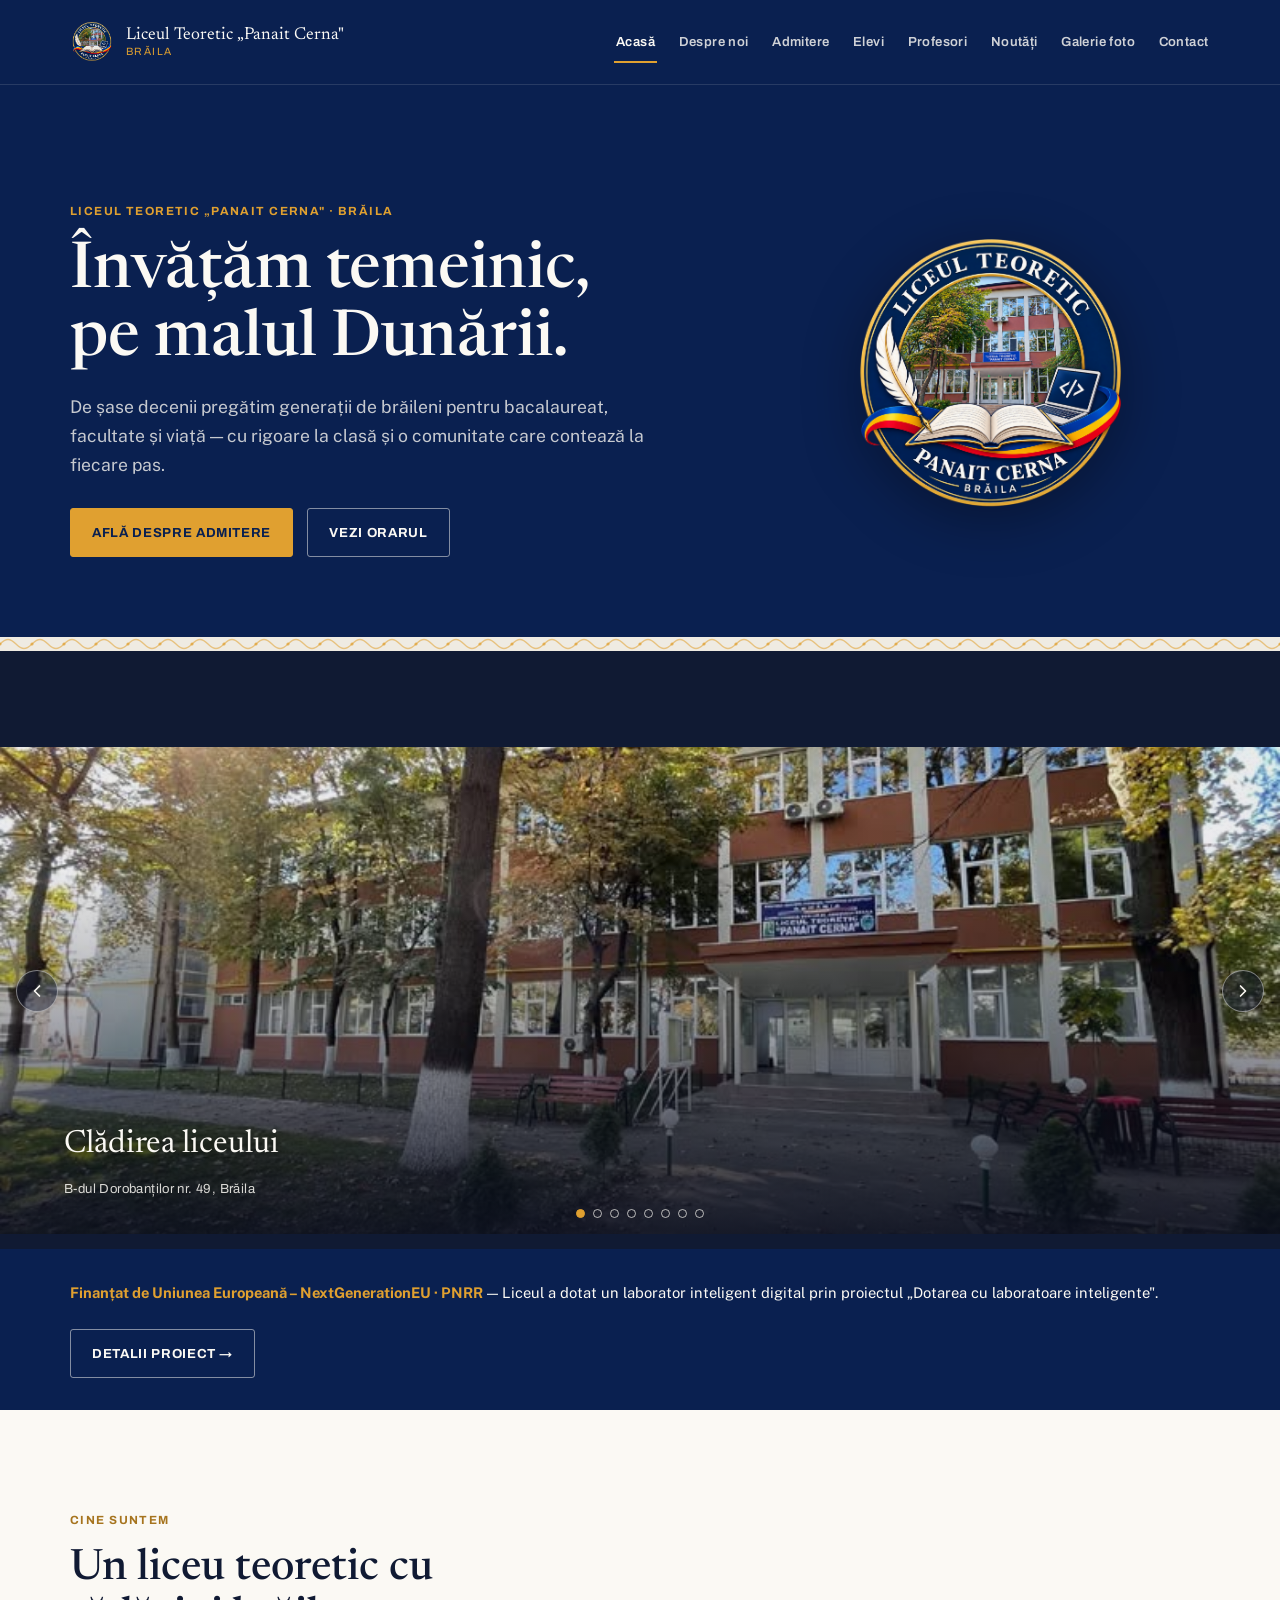
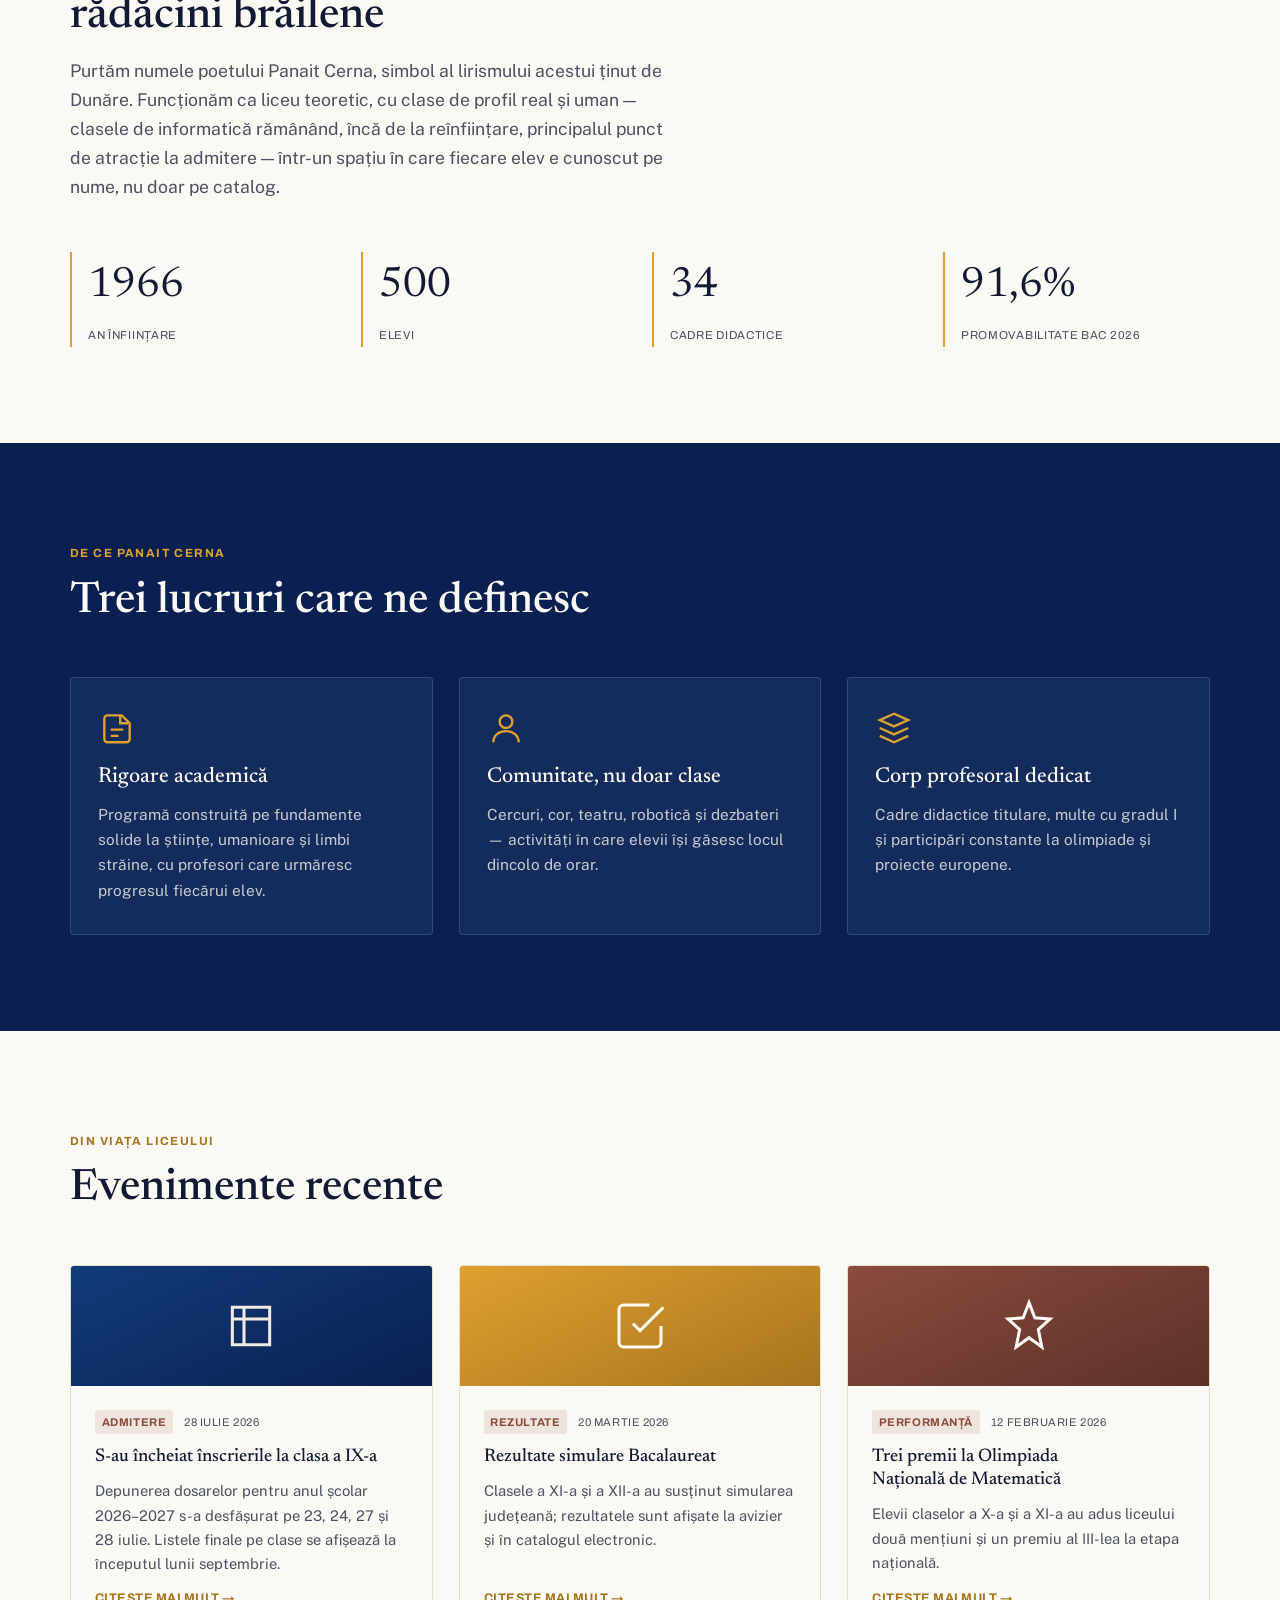
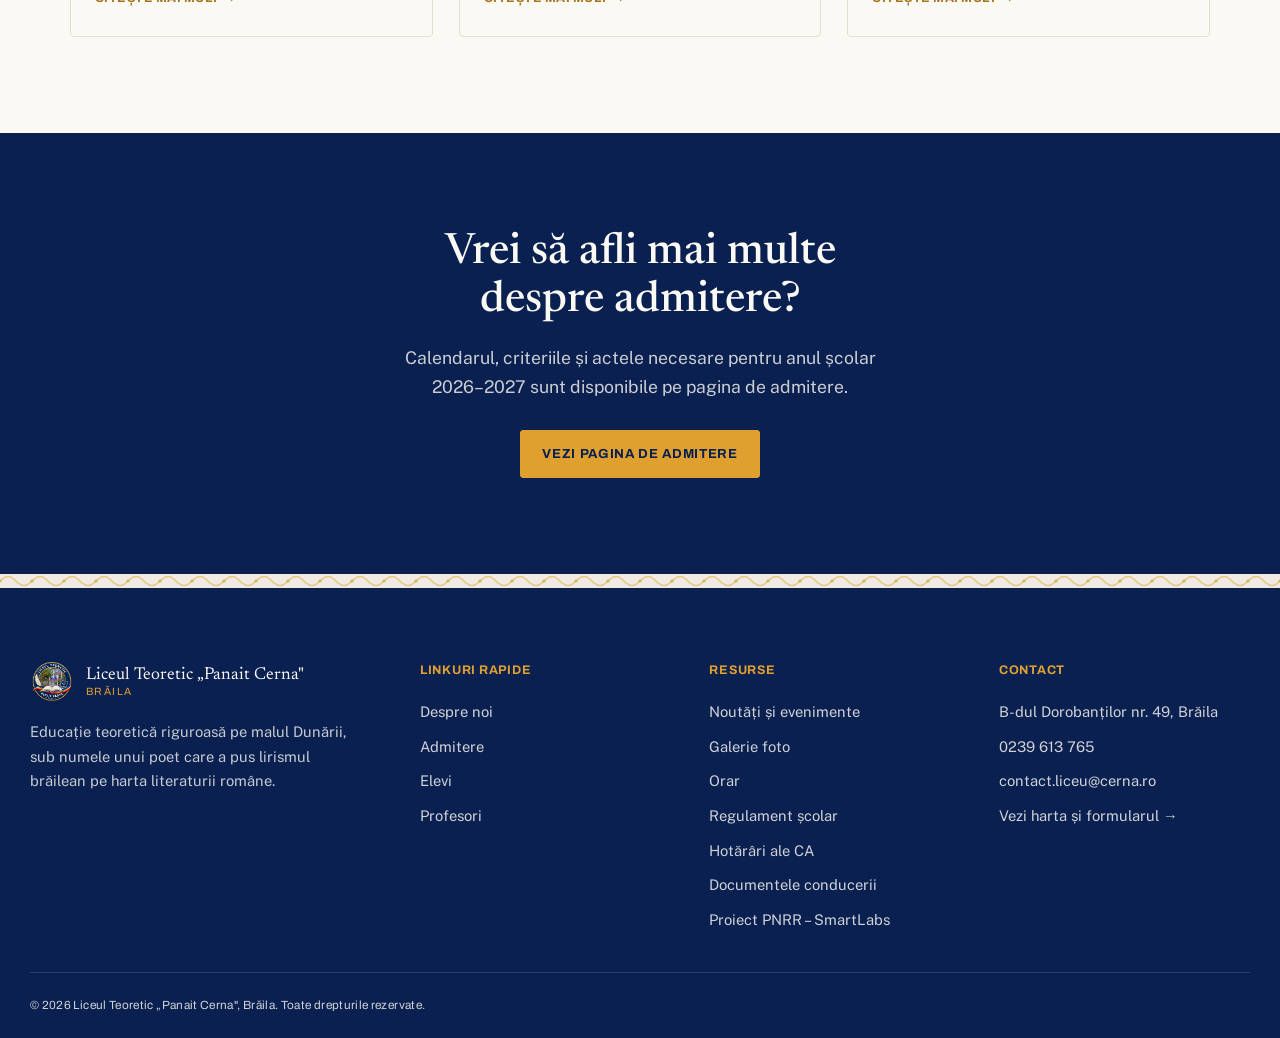
<file: index.html>
<!doctype html>
<html lang="ro">
<head>
<meta charset="UTF-8">
<meta name="viewport" content="width=device-width, initial-scale=1.0">
<title>Acasă — Liceul Teoretic „Panait Cerna" Brăila</title>
<link rel="stylesheet" href="assets/style.css">
</head>
<body>

<header class="site-header">
  <div class="container">
    <a href="index.html" class="brand">
      <img class="brand-mark" src="assets/img/sigla-liceu.png" alt="Sigla Liceului Teoretic Panait Cerna">
      <span class="brand-text">
        <span class="school">Liceul Teoretic „Panait Cerna"</span>
        <span class="city">Brăila</span>
      </span>
    </a>
    <nav class="main-nav" aria-label="Navigare principală">
      <a href="index.html">Acasă</a>
      <a href="despre-noi.html">Despre noi</a>
      <a href="admitere.html">Admitere</a>
      <a href="elevi.html">Elevi</a>
      <a href="profesori.html">Profesori</a>
      <a href="noutati.html">Noutăți</a>
      <a href="galerie.html">Galerie foto</a>
      <a href="contact.html">Contact</a>
    </nav>
    <button class="nav-toggle" aria-label="Deschide meniul" aria-expanded="false">
      <svg viewBox="0 0 24 24" fill="none" stroke="currentColor" stroke-width="2"><path d="M3 6h18M3 12h18M3 18h18" stroke-linecap="round"/></svg>
    </button>
  </div>
</header>

<main>

  <section class="page-hero hero-home">
    <div class="container">
      <div>
        <span class="eyebrow">Liceul Teoretic „Panait Cerna" · Brăila</span>
        <h1>Învățăm temeinic,<br>pe malul Dunării.</h1>
        <p class="lede">De șase decenii pregătim generații de brăileni pentru bacalaureat, facultate și viață — cu rigoare la clasă și o comunitate care contează la fiecare pas.</p>
        <div class="hero-actions">
          <a href="admitere.html" class="btn btn--brass">Află despre admitere</a>
          <a href="elevi.html#orar" class="btn btn--outline">Vezi orarul</a>
        </div>
      </div>
      <div class="hero-emblem">
        <img src="assets/img/sigla-liceu.png" alt="Sigla Liceului Teoretic Panait Cerna, Brăila">
      </div>
    </div>
  </section>

  <div class="ironwork"></div>

  <section class="photo-carousel" aria-label="Galerie foto — momente din viața liceului">
    <div class="carousel" id="home-carousel">
      <ul class="carousel-track" id="carousel-track">

        <li class="carousel-slide has-photo" style="background-image:url('assets/img/galerie/cladire-liceu.jpg')">
          <div class="carousel-caption">
            <span class="cap">Clădirea liceului</span>
            <span class="sub">B-dul Dorobanților nr. 49, Brăila</span>
          </div>
        </li>

        <li class="carousel-slide has-photo" style="background-image:url('assets/img/galerie/smartlabs-laborator.jpg')">
          <div class="carousel-caption">
            <span class="cap">Laboratorul inteligent SmartLabs</span>
            <span class="sub">Dotare digitală prin proiect PNRR</span>
          </div>
        </li>

        <li class="carousel-slide has-photo" style="background-image:url('assets/img/galerie/smartlabs-imprimanta-3d.jpg')">
          <div class="carousel-caption">
            <span class="cap">Tehnologie modernă la clasă</span>
            <span class="sub">Imprimantă 3D, laboratorul SmartLabs</span>
          </div>
        </li>

        <li class="carousel-slide has-photo" style="background-image:url('assets/img/galerie/absolvire.jpg'); background-position:center 12%">
          <div class="carousel-caption">
            <span class="cap">Absolvire</span>
            <span class="sub">Festivitatea claselor a XII-a</span>
          </div>
        </li>

        <li class="carousel-slide has-photo" style="background-image:url('assets/img/galerie/concurs-robotica-first.jpg')">
          <div class="carousel-caption">
            <span class="cap">Concursuri și olimpiade</span>
            <span class="sub">Echipa de robotică, la Cupa României FIRST</span>
          </div>
        </li>

        <li class="carousel-slide has-photo" style="background-image:url('assets/img/galerie/robotica-detaliu.jpg')">
          <div class="carousel-caption">
            <span class="cap">Robotică</span>
            <span class="sub">Atelierul care pregătește echipele de concurs</span>
          </div>
        </li>

        <li class="carousel-slide has-photo" style="background-image:url('assets/img/galerie/viata-de-liceu.jpg')">
          <div class="carousel-caption">
            <span class="cap">Viața de liceu</span>
            <span class="sub">Cercuri, proiecte și excursii de studiu</span>
          </div>
        </li>

        <li class="carousel-slide has-photo" style="background-image:url('assets/img/galerie/echipa-fotbal.jpg')">
          <div class="carousel-caption">
            <span class="cap">Sala de sport și terenurile</span>
            <span class="sub">Baschet, volei și fotbal</span>
          </div>
        </li>

      </ul>

      <button type="button" class="carousel-btn prev" data-dir="-1" aria-label="Imaginea anterioară">
        <svg viewBox="0 0 24 24" fill="none" stroke="currentColor" stroke-width="2"><path d="M15 18l-6-6 6-6" stroke-linecap="round" stroke-linejoin="round"/></svg>
      </button>
      <button type="button" class="carousel-btn next" data-dir="1" aria-label="Imaginea următoare">
        <svg viewBox="0 0 24 24" fill="none" stroke="currentColor" stroke-width="2"><path d="M9 6l6 6-6 6" stroke-linecap="round" stroke-linejoin="round"/></svg>
      </button>
      <div class="carousel-dots" id="carousel-dots" role="tablist" aria-label="Selectează imaginea"></div>
    </div>
  </section>

  <section class="section-deep" style="padding-top:2rem; padding-bottom:2rem">
    <div class="container" style="display:flex; align-items:center; justify-content:space-between; gap:1.5rem; flex-wrap:wrap">
      <p class="reveal" style="margin:0; font-size:.92rem"><strong style="color:var(--brass)">Finanțat de Uniunea Europeană – NextGenerationEU · PNRR</strong> — Liceul a dotat un laborator inteligent digital prin proiectul „Dotarea cu laboratoare inteligente".</p>
      <a href="pnrr-smartlabs.html" class="btn btn--outline reveal">Detalii proiect →</a>
    </div>
  </section>

  <section class="section-alt">
    <div class="container">
      <div class="section-head reveal">
        <span class="eyebrow">Cine suntem</span>
        <h2>Un liceu teoretic cu rădăcini brăilene</h2>
        <p class="lede">Purtăm numele poetului Panait Cerna, simbol al lirismului acestui ținut de Dunăre. Funcționăm ca liceu teoretic, cu clase de profil real și uman — clasele de informatică rămânând, încă de la reînființare, principalul punct de atracție la admitere — într-un spațiu în care fiecare elev e cunoscut pe nume, nu doar pe catalog.</p>
      </div>
      <div class="stat-row reveal">
        <div class="stat"><span class="num">1966</span><span class="label">An înființare</span></div>
        <div class="stat"><span class="num">500</span><span class="label">Elevi</span></div>
        <div class="stat"><span class="num">34</span><span class="label">Cadre didactice</span></div>
        <div class="stat"><span class="num">91,6%</span><span class="label">Promovabilitate BAC 2026</span></div>
      </div>
    </div>
  </section>

  <section class="section-deep">
    <div class="container">
      <div class="section-head reveal">
        <span class="eyebrow">De ce Panait Cerna</span>
        <h2>Trei lucruri care ne definesc</h2>
      </div>
      <div class="grid-3">
        <div class="card reveal">
          <svg class="icon" viewBox="0 0 24 24" fill="none" stroke="currentColor" stroke-width="1.5"><path d="M4 19V6a2 2 0 0 1 2-2h9l5 5v10a2 2 0 0 1-2 2H6a2 2 0 0 1-2-2Z"/><path d="M14 4v5h5M8 13h8M8 17h5"/></svg>
          <h3>Rigoare academică</h3>
          <p>Programă construită pe fundamente solide la științe, umanioare și limbi străine, cu profesori care urmăresc progresul fiecărui elev.</p>
        </div>
        <div class="card reveal">
          <svg class="icon" viewBox="0 0 24 24" fill="none" stroke="currentColor" stroke-width="1.5"><circle cx="12" cy="8" r="4"/><path d="M4 21c0-4.4 3.6-7 8-7s8 2.6 8 7"/></svg>
          <h3>Comunitate, nu doar clase</h3>
          <p>Cercuri, cor, teatru, robotică și dezbateri — activități în care elevii își găsesc locul dincolo de orar.</p>
        </div>
        <div class="card reveal">
          <svg class="icon" viewBox="0 0 24 24" fill="none" stroke="currentColor" stroke-width="1.5"><path d="M12 3 3 7l9 4 9-4-9-4Z"/><path d="M3 12l9 4 9-4M3 17l9 4 9-4"/></svg>
          <h3>Corp profesoral dedicat</h3>
          <p>Cadre didactice titulare, multe cu gradul I și participări constante la olimpiade și proiecte europene.</p>
        </div>
      </div>
    </div>
  </section>

  <section class="section-alt">
    <div class="container">
      <div class="section-head reveal">
        <span class="eyebrow">Din viața liceului</span>
        <h2>Evenimente recente</h2>
      </div>
      <div class="news-grid">
        <article class="news-card reveal">
          <div class="news-thumb g1" style="background:linear-gradient(155deg,#123B7A,#0A2050)">
            <svg viewBox="0 0 24 24" fill="none" stroke="#EFEBE2" stroke-width="1.3"><path d="M4 4h16v16H4z"/><path d="M4 9h16M9 4v16"/></svg>
          </div>
          <div class="news-body">
            <div class="news-meta"><span class="news-tag">Admitere</span><span>28 iulie 2026</span></div>
            <h3>S-au încheiat înscrierile la clasa a IX-a</h3>
            <p>Depunerea dosarelor pentru anul școlar 2026–2027 s-a desfășurat pe 23, 24, 27 și 28 iulie. Listele finale pe clase se afișează la începutul lunii septembrie.</p>
            <a href="noutati.html" class="news-link">Citește mai mult →</a>
          </div>
        </article>
        <article class="news-card reveal">
          <div class="news-thumb" style="background:linear-gradient(155deg,#E0A030,#A6741E)">
            <svg viewBox="0 0 24 24" fill="none" stroke="#FBF9F4" stroke-width="1.3"><path d="M9 11l3 3L22 4"/><path d="M21 12v7a2 2 0 0 1-2 2H5a2 2 0 0 1-2-2V5a2 2 0 0 1 2-2h11"/></svg>
          </div>
          <div class="news-body">
            <div class="news-meta"><span class="news-tag">Rezultate</span><span>20 martie 2026</span></div>
            <h3>Rezultate simulare Bacalaureat</h3>
            <p>Clasele a XI-a și a XII-a au susținut simularea județeană; rezultatele sunt afișate la avizier și în catalogul electronic.</p>
            <a href="noutati.html" class="news-link">Citește mai mult →</a>
          </div>
        </article>
        <article class="news-card reveal">
          <div class="news-thumb" style="background:linear-gradient(155deg,#8B4B3E,#5C3129)">
            <svg viewBox="0 0 24 24" fill="none" stroke="#FBF9F4" stroke-width="1.3"><path d="M12 2l2.5 6.5L21 9l-5 4.5L17.5 21 12 17l-5.5 4L8 13.5 3 9l6.5-.5Z"/></svg>
          </div>
          <div class="news-body">
            <div class="news-meta"><span class="news-tag">Performanță</span><span>12 februarie 2026</span></div>
            <h3>Trei premii la Olimpiada Națională de Matematică</h3>
            <p>Elevii claselor a X-a și a XI-a au adus liceului două mențiuni și un premiu al III-lea la etapa națională.</p>
            <a href="noutati.html" class="news-link">Citește mai mult →</a>
          </div>
        </article>
      </div>
    </div>
  </section>

  <section class="section-deep">
    <div class="container" style="text-align:center; max-width:60ch">
      <h2 class="reveal">Vrei să afli mai multe despre admitere?</h2>
      <p class="lede reveal" style="margin:1.1rem auto 1.8rem; color:color-mix(in srgb, var(--paper) 80%, transparent)">Calendarul, criteriile și actele necesare pentru anul școlar 2026–2027 sunt disponibile pe pagina de admitere.</p>
      <a href="admitere.html" class="btn btn--brass reveal">Vezi pagina de admitere</a>
    </div>
  </section>

</main>

<div class="ironwork"></div>
<footer class="site-footer">
  <div class="container footer-grid">
    <div class="footer-about">
      <a href="index.html" class="brand">
        <img class="brand-mark" src="assets/img/sigla-liceu.png" alt="Sigla Liceului Teoretic Panait Cerna">
        <span class="brand-text">
          <span class="school">Liceul Teoretic „Panait Cerna"</span>
          <span class="city">Brăila</span>
        </span>
      </a>
      <p>Educație teoretică riguroasă pe malul Dunării, sub numele unui poet care a pus lirismul brăilean pe harta literaturii române.</p>
    </div>
    <div>
      <h4>Linkuri rapide</h4>
      <ul>
        <li><a href="despre-noi.html">Despre noi</a></li>
        <li><a href="admitere.html">Admitere</a></li>
        <li><a href="elevi.html">Elevi</a></li>
        <li><a href="profesori.html">Profesori</a></li>
      </ul>
    </div>
    <div>
      <h4>Resurse</h4>
      <ul>
        <li><a href="noutati.html">Noutăți și evenimente</a></li>
        <li><a href="galerie.html">Galerie foto</a></li>
        <li><a href="elevi.html#orar">Orar</a></li>
        <li><a href="elevi.html#regulament">Regulament școlar</a></li>
        <li><a href="hotarari-ca.html">Hotărâri ale CA</a></li>
        <li><a href="documente.html">Documentele conducerii</a></li>
        <li><a href="pnrr-smartlabs.html">Proiect PNRR – SmartLabs</a></li>
      </ul>
    </div>
    <div>
      <h4>Contact</h4>
      <ul>
        <li>B-dul Dorobanților nr. 49, Brăila</li>
        <li>0239 613 765</li>
        <li>contact.liceu@cerna.ro</li>
        <li><a href="contact.html">Vezi harta și formularul →</a></li>
      </ul>
    </div>
  </div>
  <div class="container footer-bottom">
    <span>© 2026 Liceul Teoretic „Panait Cerna", Brăila. Toate drepturile rezervate.</span>
  </div>
</footer>
<script src="assets/main.js"></script>
</body>
</html>
</file>
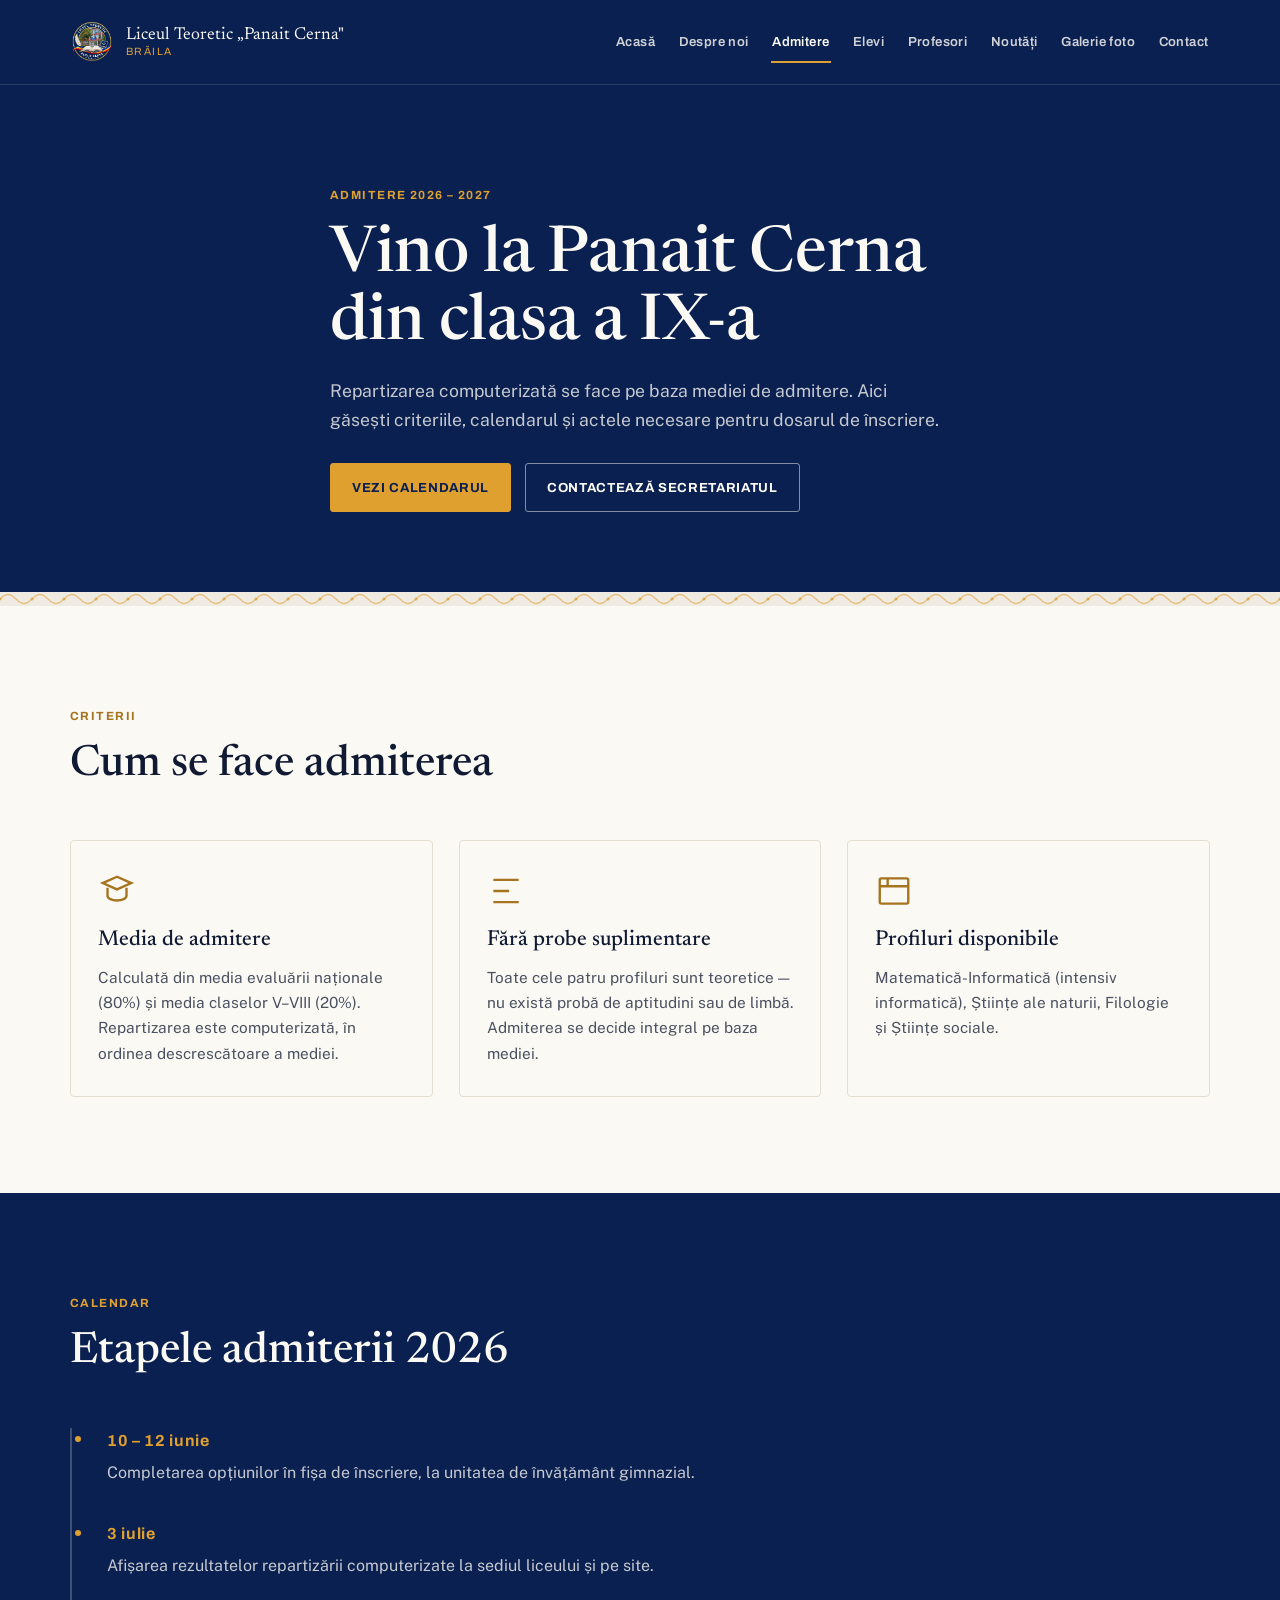
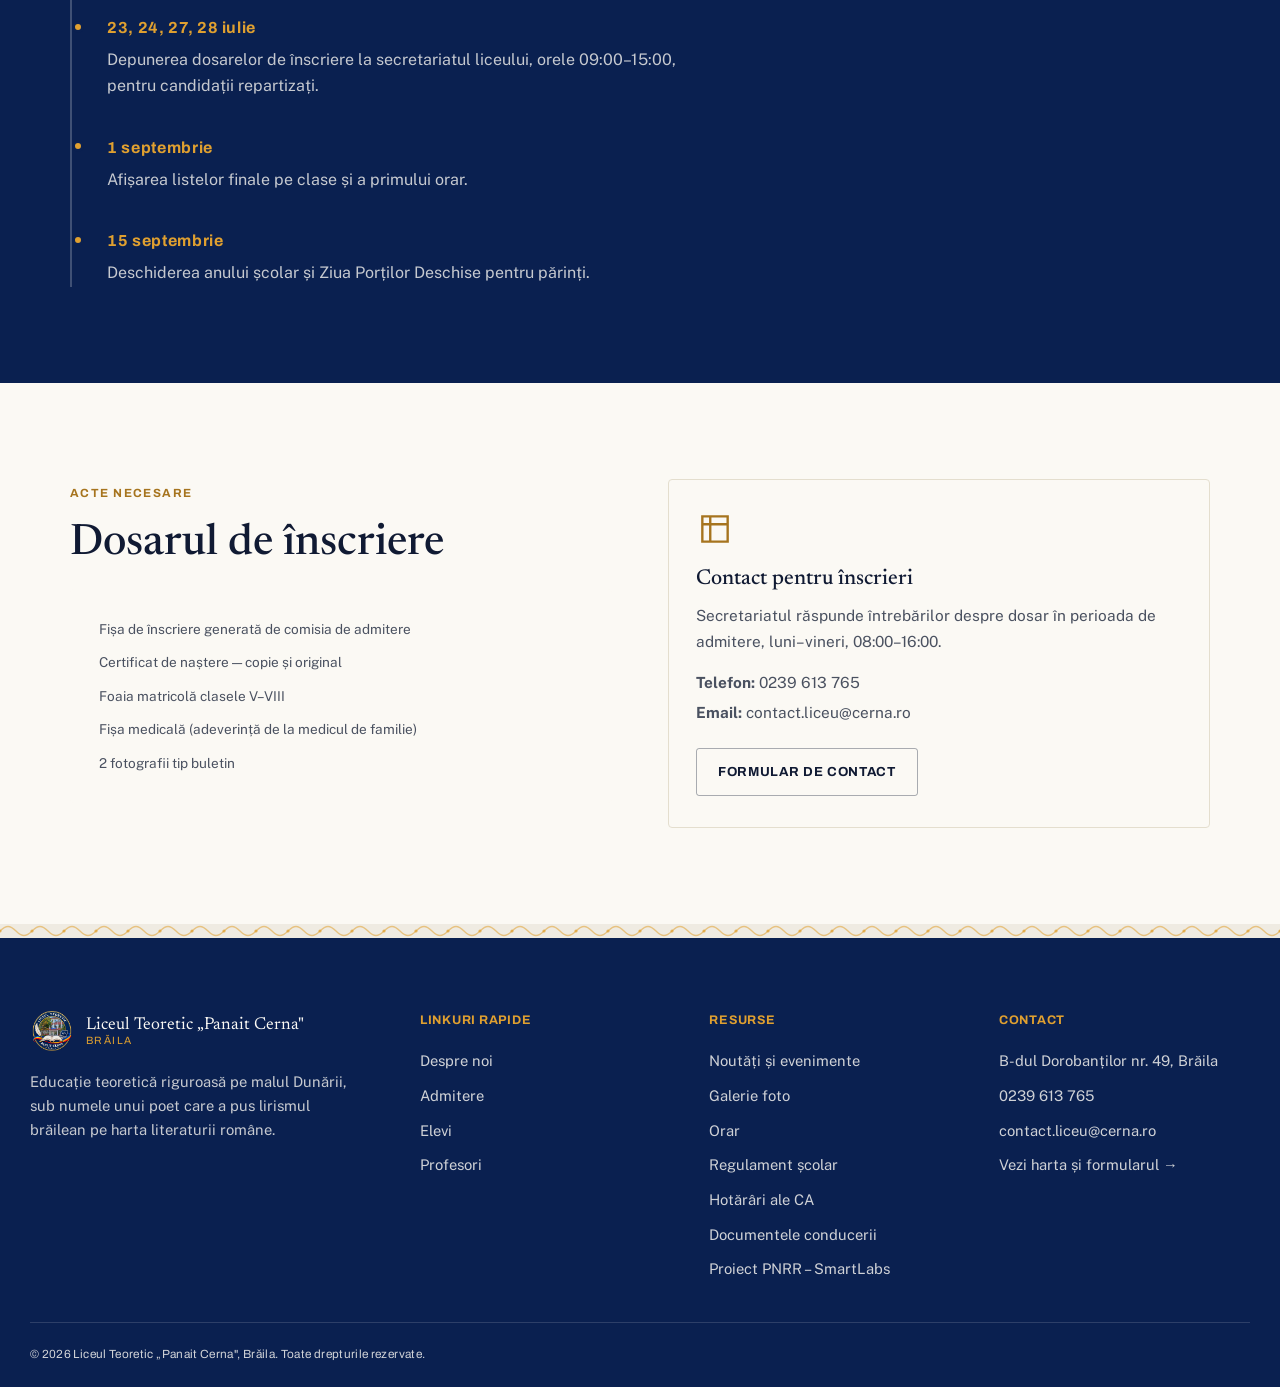
<file: admitere.html>
<!doctype html>
<html lang="ro">
<head>
<meta charset="UTF-8">
<meta name="viewport" content="width=device-width, initial-scale=1.0">
<title>Admitere — Liceul Teoretic „Panait Cerna" Brăila</title>
<link rel="stylesheet" href="assets/style.css">
</head>
<body>

<header class="site-header">
  <div class="container">
    <a href="index.html" class="brand">
      <img class="brand-mark" src="assets/img/sigla-liceu.png" alt="Sigla Liceului Teoretic Panait Cerna">
      <span class="brand-text">
        <span class="school">Liceul Teoretic „Panait Cerna"</span>
        <span class="city">Brăila</span>
      </span>
    </a>
    <nav class="main-nav" aria-label="Navigare principală">
      <a href="index.html">Acasă</a>
      <a href="despre-noi.html">Despre noi</a>
      <a href="admitere.html">Admitere</a>
      <a href="elevi.html">Elevi</a>
      <a href="profesori.html">Profesori</a>
      <a href="noutati.html">Noutăți</a>
      <a href="galerie.html">Galerie foto</a>
      <a href="contact.html">Contact</a>
    </nav>
    <button class="nav-toggle" aria-label="Deschide meniul" aria-expanded="false">
      <svg viewBox="0 0 24 24" fill="none" stroke="currentColor" stroke-width="2"><path d="M3 6h18M3 12h18M3 18h18" stroke-linecap="round"/></svg>
    </button>
  </div>
</header>

<main>

  <section class="page-hero">
    <div class="container" style="max-width:70ch">
      <span class="eyebrow">Admitere 2026 – 2027</span>
      <h1>Vino la Panait Cerna din clasa a IX-a</h1>
      <p class="lede">Repartizarea computerizată se face pe baza mediei de admitere. Aici găsești criteriile, calendarul și actele necesare pentru dosarul de înscriere.</p>
      <div class="hero-actions">
        <a href="#calendar" class="btn btn--brass">Vezi calendarul</a>
        <a href="contact.html" class="btn btn--outline">Contactează secretariatul</a>
      </div>
    </div>
  </section>

  <div class="ironwork"></div>

  <section class="section-alt">
    <div class="container">
      <div class="section-head reveal">
        <span class="eyebrow">Criterii</span>
        <h2>Cum se face admiterea</h2>
      </div>
      <div class="grid-3">
        <div class="card reveal">
          <svg class="icon" viewBox="0 0 24 24" fill="none" stroke="currentColor" stroke-width="1.5"><path d="M12 3 3 7l9 4 9-4-9-4Z"/><path d="M6 10v5c0 1.7 2.7 3 6 3s6-1.3 6-3v-5"/></svg>
          <h3>Media de admitere</h3>
          <p>Calculată din media evaluării naționale (80%) și media claselor V–VIII (20%). Repartizarea este computerizată, în ordinea descrescătoare a mediei.</p>
        </div>
        <div class="card reveal">
          <svg class="icon" viewBox="0 0 24 24" fill="none" stroke="currentColor" stroke-width="1.5"><path d="M4 5h16M4 12h10M4 19h16"/></svg>
          <h3>Fără probe suplimentare</h3>
          <p>Toate cele patru profiluri sunt teoretice — nu există probă de aptitudini sau de limbă. Admiterea se decide integral pe baza mediei.</p>
        </div>
        <div class="card reveal">
          <svg class="icon" viewBox="0 0 24 24" fill="none" stroke="currentColor" stroke-width="1.5"><rect x="3" y="4" width="18" height="16" rx="1"/><path d="M3 9h18M8 4v5"/></svg>
          <h3>Profiluri disponibile</h3>
          <p>Matematică-Informatică (intensiv informatică), Științe ale naturii, Filologie și Științe sociale.</p>
        </div>
      </div>
    </div>
  </section>

  <section class="section-deep" id="calendar">
    <div class="container">
      <div class="section-head reveal">
        <span class="eyebrow">Calendar</span>
        <h2>Etapele admiterii 2026</h2>
      </div>
      <div class="timeline reveal">
        <div class="timeline-item">
          <span class="year">10 – 12 iunie</span>
          <p>Completarea opțiunilor în fișa de înscriere, la unitatea de învățământ gimnazial.</p>
        </div>
        <div class="timeline-item">
          <span class="year">3 iulie</span>
          <p>Afișarea rezultatelor repartizării computerizate la sediul liceului și pe site.</p>
        </div>
        <div class="timeline-item">
          <span class="year">23, 24, 27, 28 iulie</span>
          <p>Depunerea dosarelor de înscriere la secretariatul liceului, orele 09:00–15:00, pentru candidații repartizați.</p>
        </div>
        <div class="timeline-item">
          <span class="year">1 septembrie</span>
          <p>Afișarea listelor finale pe clase și a primului orar.</p>
        </div>
        <div class="timeline-item">
          <span class="year">15 septembrie</span>
          <p>Deschiderea anului școlar și Ziua Porților Deschise pentru părinți.</p>
        </div>
      </div>
    </div>
  </section>

  <section class="section-alt">
    <div class="container contact-grid">
      <div class="reveal">
        <span class="eyebrow" style="color:var(--brass-deep)">Acte necesare</span>
        <h2 style="margin:.9rem 0 1.3rem">Dosarul de înscriere</h2>
        <div class="dept" style="border:none; box-shadow:none">
          <ul>
            <li><span>Fișa de înscriere generată de comisia de admitere</span></li>
            <li><span>Certificat de naștere — copie și original</span></li>
            <li><span>Foaia matricolă clasele V–VIII</span></li>
            <li><span>Fișa medicală (adeverință de la medicul de familie)</span></li>
            <li><span>2 fotografii tip buletin</span></li>
          </ul>
        </div>
      </div>
      <div class="card reveal">
        <svg class="icon" viewBox="0 0 24 24" fill="none" stroke="currentColor" stroke-width="1.5"><path d="M4 4h16v16H4z"/><path d="M4 9h16M9 4v16"/></svg>
        <h3>Contact pentru înscrieri</h3>
        <p style="margin-bottom:1rem">Secretariatul răspunde întrebărilor despre dosar în perioada de admitere, luni–vineri, 08:00–16:00.</p>
        <p style="margin-bottom:.3rem"><strong>Telefon:</strong> 0239 613 765</p>
        <p style="margin-bottom:1.4rem"><strong>Email:</strong> contact.liceu@cerna.ro</p>
        <a href="contact.html" class="btn btn--outline-ink">Formular de contact</a>
      </div>
    </div>
  </section>

</main>

<div class="ironwork"></div>
<footer class="site-footer">
  <div class="container footer-grid">
    <div class="footer-about">
      <a href="index.html" class="brand">
        <img class="brand-mark" src="assets/img/sigla-liceu.png" alt="Sigla Liceului Teoretic Panait Cerna">
        <span class="brand-text">
          <span class="school">Liceul Teoretic „Panait Cerna"</span>
          <span class="city">Brăila</span>
        </span>
      </a>
      <p>Educație teoretică riguroasă pe malul Dunării, sub numele unui poet care a pus lirismul brăilean pe harta literaturii române.</p>
    </div>
    <div>
      <h4>Linkuri rapide</h4>
      <ul>
        <li><a href="despre-noi.html">Despre noi</a></li>
        <li><a href="admitere.html">Admitere</a></li>
        <li><a href="elevi.html">Elevi</a></li>
        <li><a href="profesori.html">Profesori</a></li>
      </ul>
    </div>
    <div>
      <h4>Resurse</h4>
      <ul>
        <li><a href="noutati.html">Noutăți și evenimente</a></li>
        <li><a href="galerie.html">Galerie foto</a></li>
        <li><a href="elevi.html#orar">Orar</a></li>
        <li><a href="elevi.html#regulament">Regulament școlar</a></li>
        <li><a href="hotarari-ca.html">Hotărâri ale CA</a></li>
        <li><a href="documente.html">Documentele conducerii</a></li>
        <li><a href="pnrr-smartlabs.html">Proiect PNRR – SmartLabs</a></li>
      </ul>
    </div>
    <div>
      <h4>Contact</h4>
      <ul>
        <li>B-dul Dorobanților nr. 49, Brăila</li>
        <li>0239 613 765</li>
        <li>contact.liceu@cerna.ro</li>
        <li><a href="contact.html">Vezi harta și formularul →</a></li>
      </ul>
    </div>
  </div>
  <div class="container footer-bottom">
    <span>© 2026 Liceul Teoretic „Panait Cerna", Brăila. Toate drepturile rezervate.</span>
  </div>
</footer>
<script src="assets/main.js"></script>
</body>
</html>
</file>
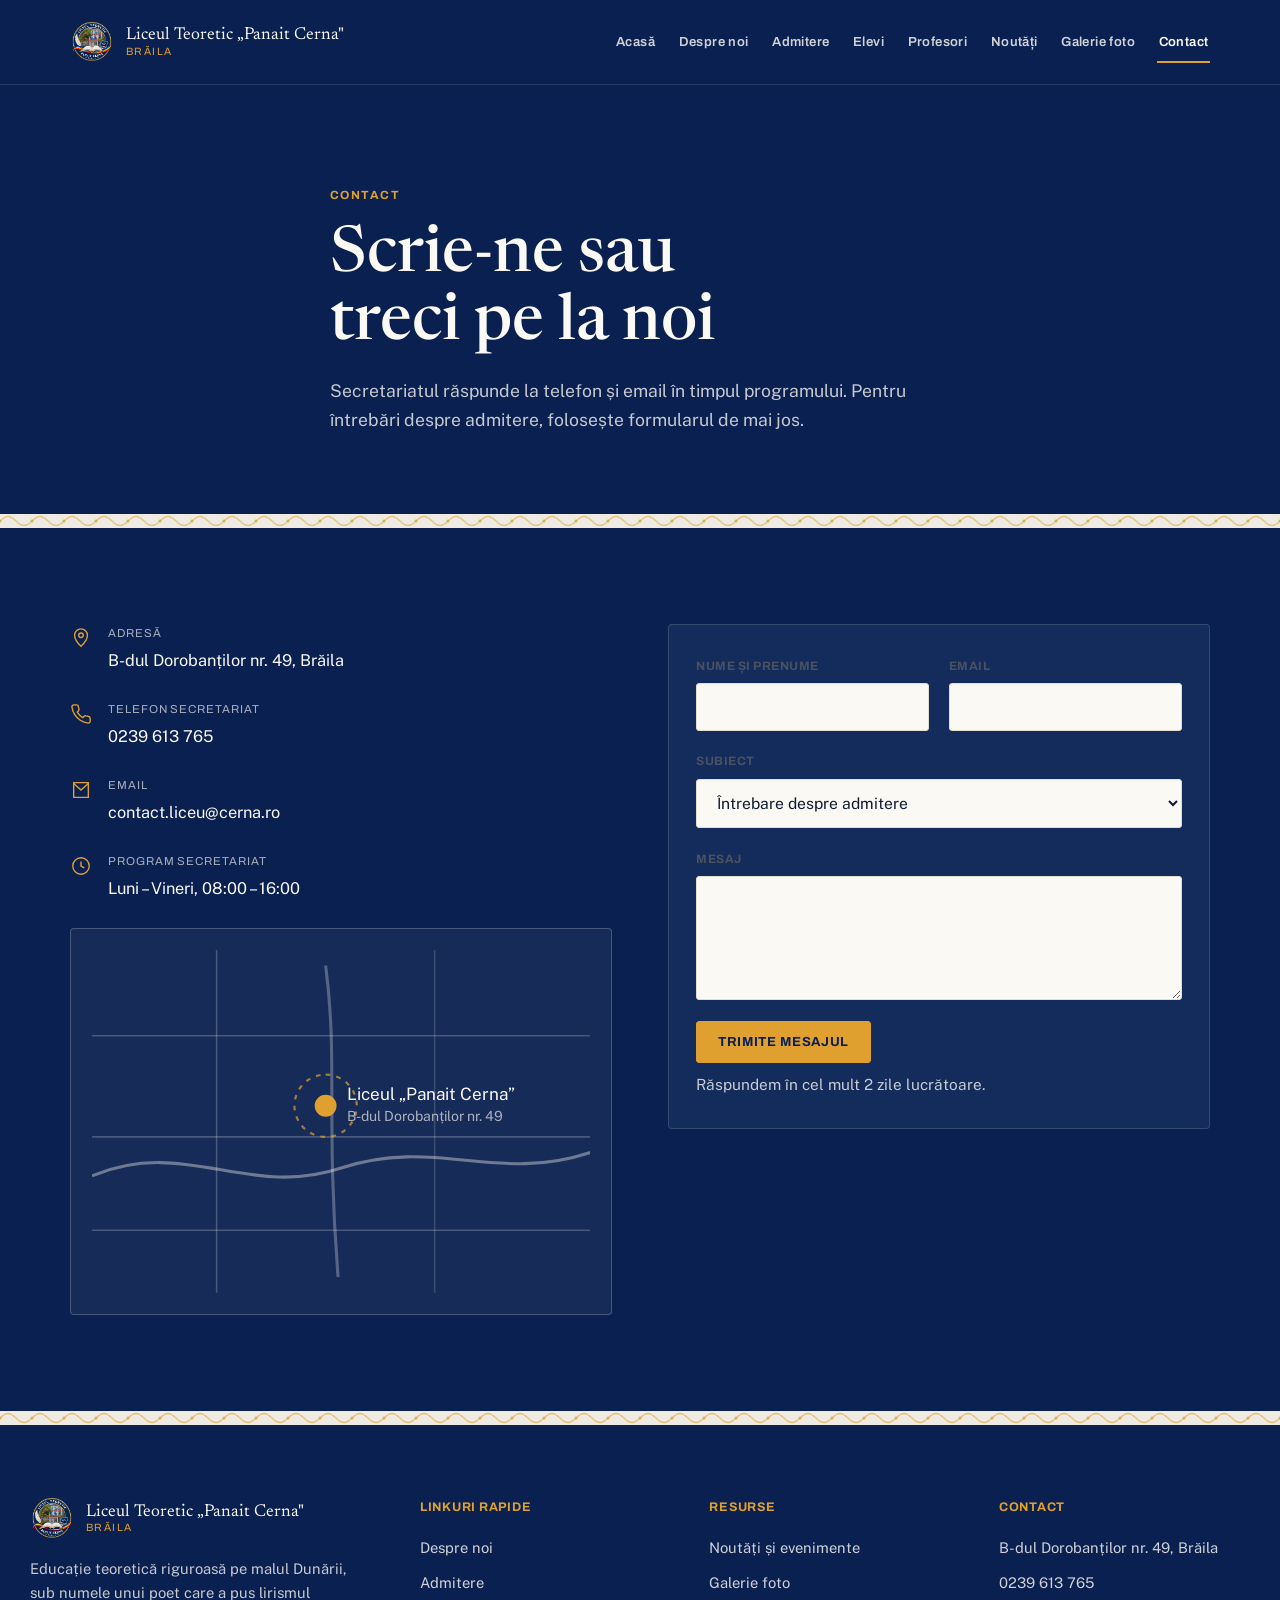
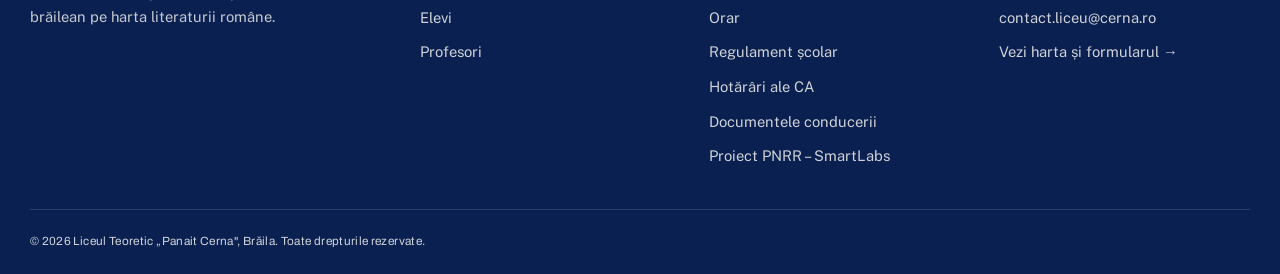
<file: contact.html>
<!doctype html>
<html lang="ro">
<head>
<meta charset="UTF-8">
<meta name="viewport" content="width=device-width, initial-scale=1.0">
<title>Contact — Liceul Teoretic „Panait Cerna" Brăila</title>
<link rel="stylesheet" href="assets/style.css">
</head>
<body>

<header class="site-header">
  <div class="container">
    <a href="index.html" class="brand">
      <img class="brand-mark" src="assets/img/sigla-liceu.png" alt="Sigla Liceului Teoretic Panait Cerna">
      <span class="brand-text">
        <span class="school">Liceul Teoretic „Panait Cerna"</span>
        <span class="city">Brăila</span>
      </span>
    </a>
    <nav class="main-nav" aria-label="Navigare principală">
      <a href="index.html">Acasă</a>
      <a href="despre-noi.html">Despre noi</a>
      <a href="admitere.html">Admitere</a>
      <a href="elevi.html">Elevi</a>
      <a href="profesori.html">Profesori</a>
      <a href="noutati.html">Noutăți</a>
      <a href="galerie.html">Galerie foto</a>
      <a href="contact.html">Contact</a>
    </nav>
    <button class="nav-toggle" aria-label="Deschide meniul" aria-expanded="false">
      <svg viewBox="0 0 24 24" fill="none" stroke="currentColor" stroke-width="2"><path d="M3 6h18M3 12h18M3 18h18" stroke-linecap="round"/></svg>
    </button>
  </div>
</header>

<main>

  <section class="page-hero">
    <div class="container" style="max-width:70ch">
      <span class="eyebrow">Contact</span>
      <h1>Scrie-ne sau treci pe la noi</h1>
      <p class="lede">Secretariatul răspunde la telefon și email în timpul programului. Pentru întrebări despre admitere, folosește formularul de mai jos.</p>
    </div>
  </section>

  <div class="ironwork"></div>

  <section class="section-deep">
    <div class="container contact-grid">

      <div class="reveal">
        <div class="contact-detail">
          <svg class="icon" viewBox="0 0 24 24" fill="none" stroke="currentColor" stroke-width="1.5"><path d="M12 21s7-6.5 7-12a7 7 0 1 0-14 0c0 5.5 7 12 7 12Z"/><circle cx="12" cy="9" r="2.5"/></svg>
          <div><span class="k">Adresă</span><span class="v">B-dul Dorobanților nr. 49, Brăila</span></div>
        </div>
        <div class="contact-detail">
          <svg class="icon" viewBox="0 0 24 24" fill="none" stroke="currentColor" stroke-width="1.5"><path d="M22 16.9v3a2 2 0 0 1-2.2 2 19.8 19.8 0 0 1-8.6-3.1 19.5 19.5 0 0 1-6-6A19.8 19.8 0 0 1 2.1 4.2 2 2 0 0 1 4.1 2h3a2 2 0 0 1 2 1.7c.1.9.3 1.8.6 2.7a2 2 0 0 1-.4 2.1L8 9.9a16 16 0 0 0 6 6l1.4-1.4a2 2 0 0 1 2.1-.4c.9.3 1.8.5 2.7.6a2 2 0 0 1 1.8 2Z"/></svg>
          <div><span class="k">Telefon secretariat</span><span class="v">0239 613 765</span></div>
        </div>
        <div class="contact-detail">
          <svg class="icon" viewBox="0 0 24 24" fill="none" stroke="currentColor" stroke-width="1.5"><path d="M4 4h16v16H4z"/><path d="m4 5 8 7 8-7"/></svg>
          <div><span class="k">Email</span><span class="v">contact.liceu@cerna.ro</span></div>
        </div>
        <div class="contact-detail">
          <svg class="icon" viewBox="0 0 24 24" fill="none" stroke="currentColor" stroke-width="1.5"><circle cx="12" cy="12" r="9"/><path d="M12 7v5l3.5 2"/></svg>
          <div><span class="k">Program secretariat</span><span class="v">Luni – Vineri, 08:00 – 16:00</span></div>
        </div>

        <div class="map-frame" aria-hidden="true">
          <svg viewBox="0 0 320 220">
            <line x1="0" y1="55" x2="320" y2="55" stroke="var(--paper)" stroke-opacity=".22"/>
            <line x1="0" y1="120" x2="320" y2="120" stroke="var(--paper)" stroke-opacity=".22"/>
            <line x1="0" y1="180" x2="320" y2="180" stroke="var(--paper)" stroke-opacity=".22"/>
            <line x1="80" y1="0" x2="80" y2="220" stroke="var(--paper)" stroke-opacity=".22"/>
            <line x1="220" y1="0" x2="220" y2="220" stroke="var(--paper)" stroke-opacity=".16"/>
            <path d="M0,145 C60,120 100,160 160,140 C220,120 260,150 320,130" fill="none" stroke="var(--paper)" stroke-opacity=".38" stroke-width="2"/>
            <path d="M150,10 C158,70 150,110 158,210" fill="none" stroke="var(--paper)" stroke-opacity=".28" stroke-width="2"/>
            <circle cx="150" cy="100" r="7" fill="var(--brass)"/>
            <path d="M150,100 m0,-20 a20,20 0 1 1 -0.01,0 z" fill="none" stroke="var(--brass)" stroke-width="1.4" stroke-dasharray="3 4" opacity=".7"/>
            <text x="164" y="96" font-family="Public Sans" font-size="11" fill="var(--paper)">Liceul „Panait Cerna”</text>
            <text x="164" y="110" font-family="Public Sans" font-size="9" fill="var(--paper)" opacity=".65">B-dul Dorobanților nr. 49</text>
          </svg>
        </div>
      </div>

      <form id="contact-form" class="card reveal" style="background:var(--teal-tint); border-color:color-mix(in srgb, var(--paper) 14%, transparent)">
        <div class="form-row-2">
          <div class="form-field">
            <label for="nume">Nume și prenume</label>
            <input type="text" id="nume" name="nume" required autocomplete="name">
          </div>
          <div class="form-field">
            <label for="email">Email</label>
            <input type="email" id="email" name="email" required autocomplete="email">
          </div>
        </div>
        <div class="form-field">
          <label for="subiect">Subiect</label>
          <select id="subiect" name="subiect">
            <option>Întrebare despre admitere</option>
            <option>Solicitare acte de studii</option>
            <option>Activități extrașcolare</option>
            <option>Altele</option>
          </select>
        </div>
        <div class="form-field">
          <label for="mesaj">Mesaj</label>
          <textarea id="mesaj" name="mesaj" rows="5" required></textarea>
        </div>
        <button type="submit" class="btn btn--brass">Trimite mesajul</button>
        <p class="form-note" id="form-status" role="status" style="color:color-mix(in srgb, var(--paper) 78%, transparent)">Răspundem în cel mult 2 zile lucrătoare.</p>
      </form>

    </div>
  </section>

</main>

<div class="ironwork"></div>
<footer class="site-footer">
  <div class="container footer-grid">
    <div class="footer-about">
      <a href="index.html" class="brand">
        <img class="brand-mark" src="assets/img/sigla-liceu.png" alt="Sigla Liceului Teoretic Panait Cerna">
        <span class="brand-text">
          <span class="school">Liceul Teoretic „Panait Cerna"</span>
          <span class="city">Brăila</span>
        </span>
      </a>
      <p>Educație teoretică riguroasă pe malul Dunării, sub numele unui poet care a pus lirismul brăilean pe harta literaturii române.</p>
    </div>
    <div>
      <h4>Linkuri rapide</h4>
      <ul>
        <li><a href="despre-noi.html">Despre noi</a></li>
        <li><a href="admitere.html">Admitere</a></li>
        <li><a href="elevi.html">Elevi</a></li>
        <li><a href="profesori.html">Profesori</a></li>
      </ul>
    </div>
    <div>
      <h4>Resurse</h4>
      <ul>
        <li><a href="noutati.html">Noutăți și evenimente</a></li>
        <li><a href="galerie.html">Galerie foto</a></li>
        <li><a href="elevi.html#orar">Orar</a></li>
        <li><a href="elevi.html#regulament">Regulament școlar</a></li>
        <li><a href="hotarari-ca.html">Hotărâri ale CA</a></li>
        <li><a href="documente.html">Documentele conducerii</a></li>
        <li><a href="pnrr-smartlabs.html">Proiect PNRR – SmartLabs</a></li>
      </ul>
    </div>
    <div>
      <h4>Contact</h4>
      <ul>
        <li>B-dul Dorobanților nr. 49, Brăila</li>
        <li>0239 613 765</li>
        <li>contact.liceu@cerna.ro</li>
        <li><a href="contact.html">Vezi harta și formularul →</a></li>
      </ul>
    </div>
  </div>
  <div class="container footer-bottom">
    <span>© 2026 Liceul Teoretic „Panait Cerna", Brăila. Toate drepturile rezervate.</span>
  </div>
</footer>
<script src="assets/main.js"></script>
</body>
</html>
</file>
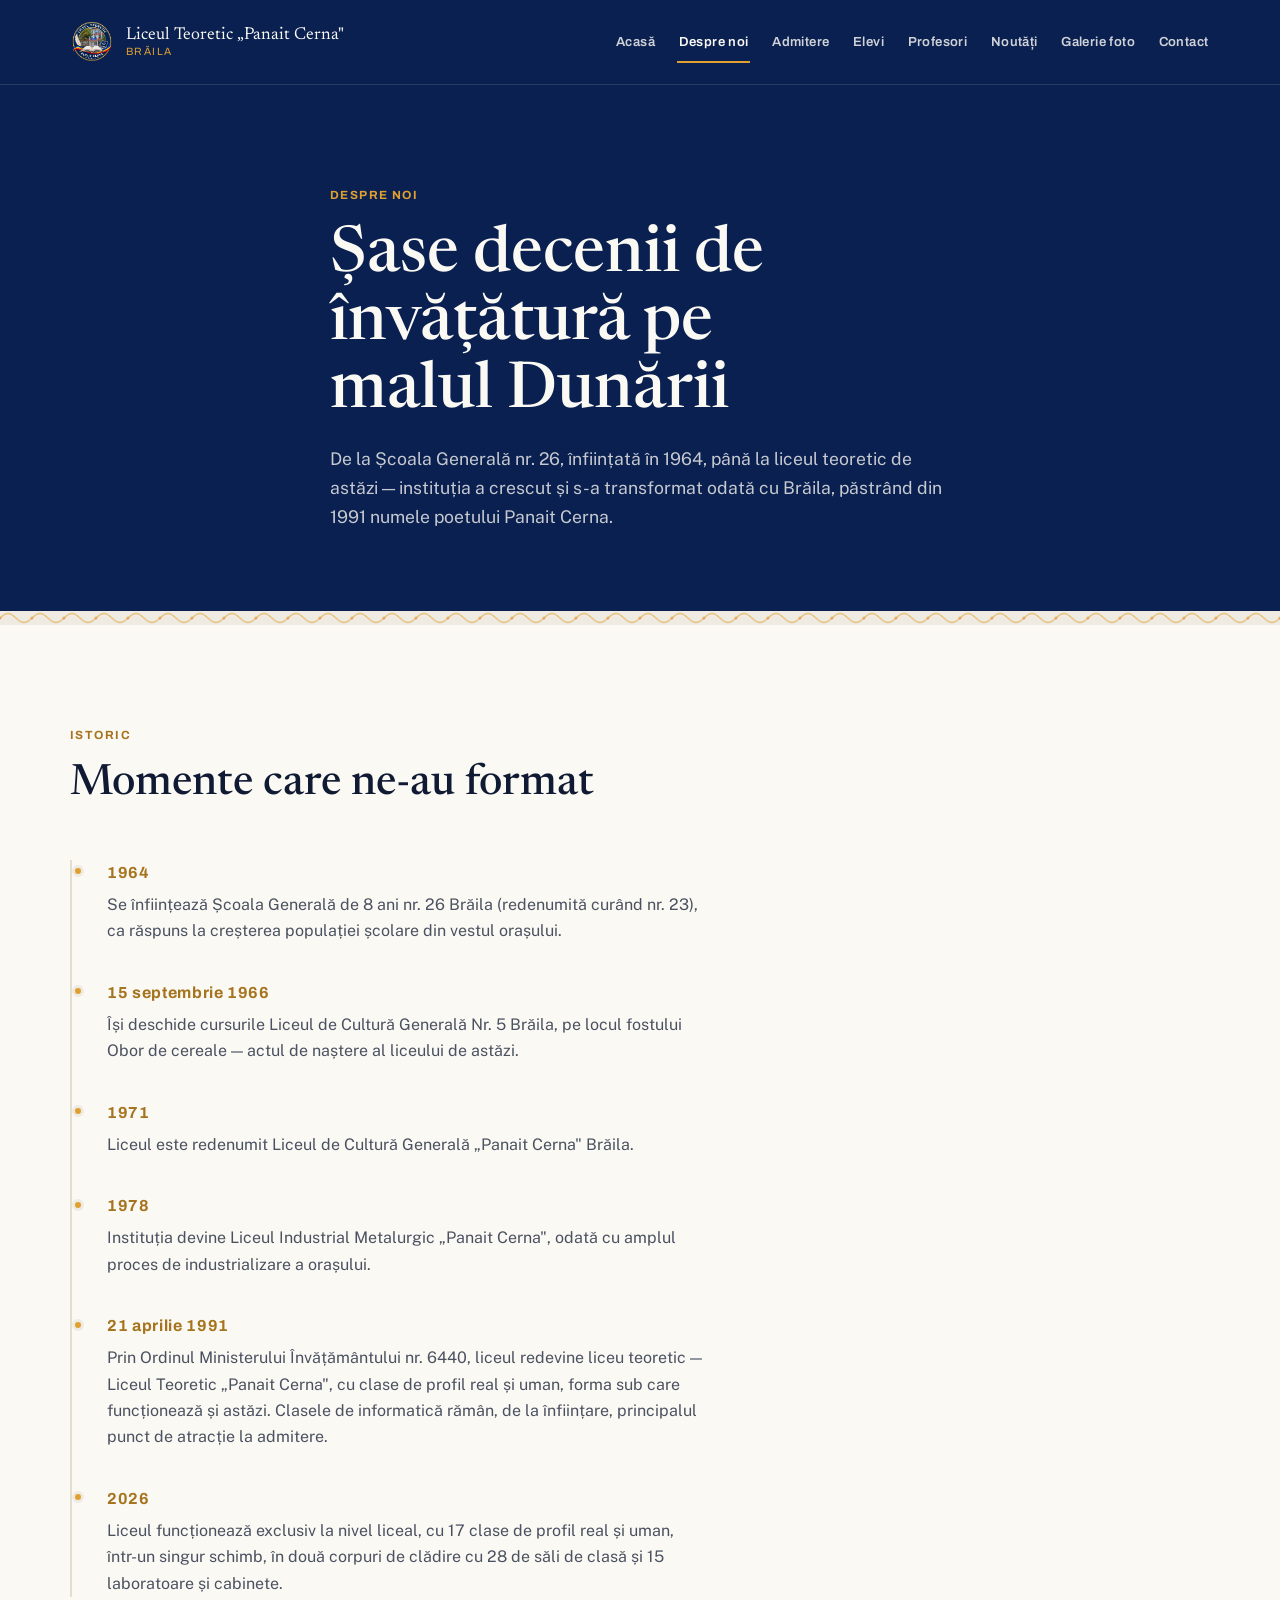
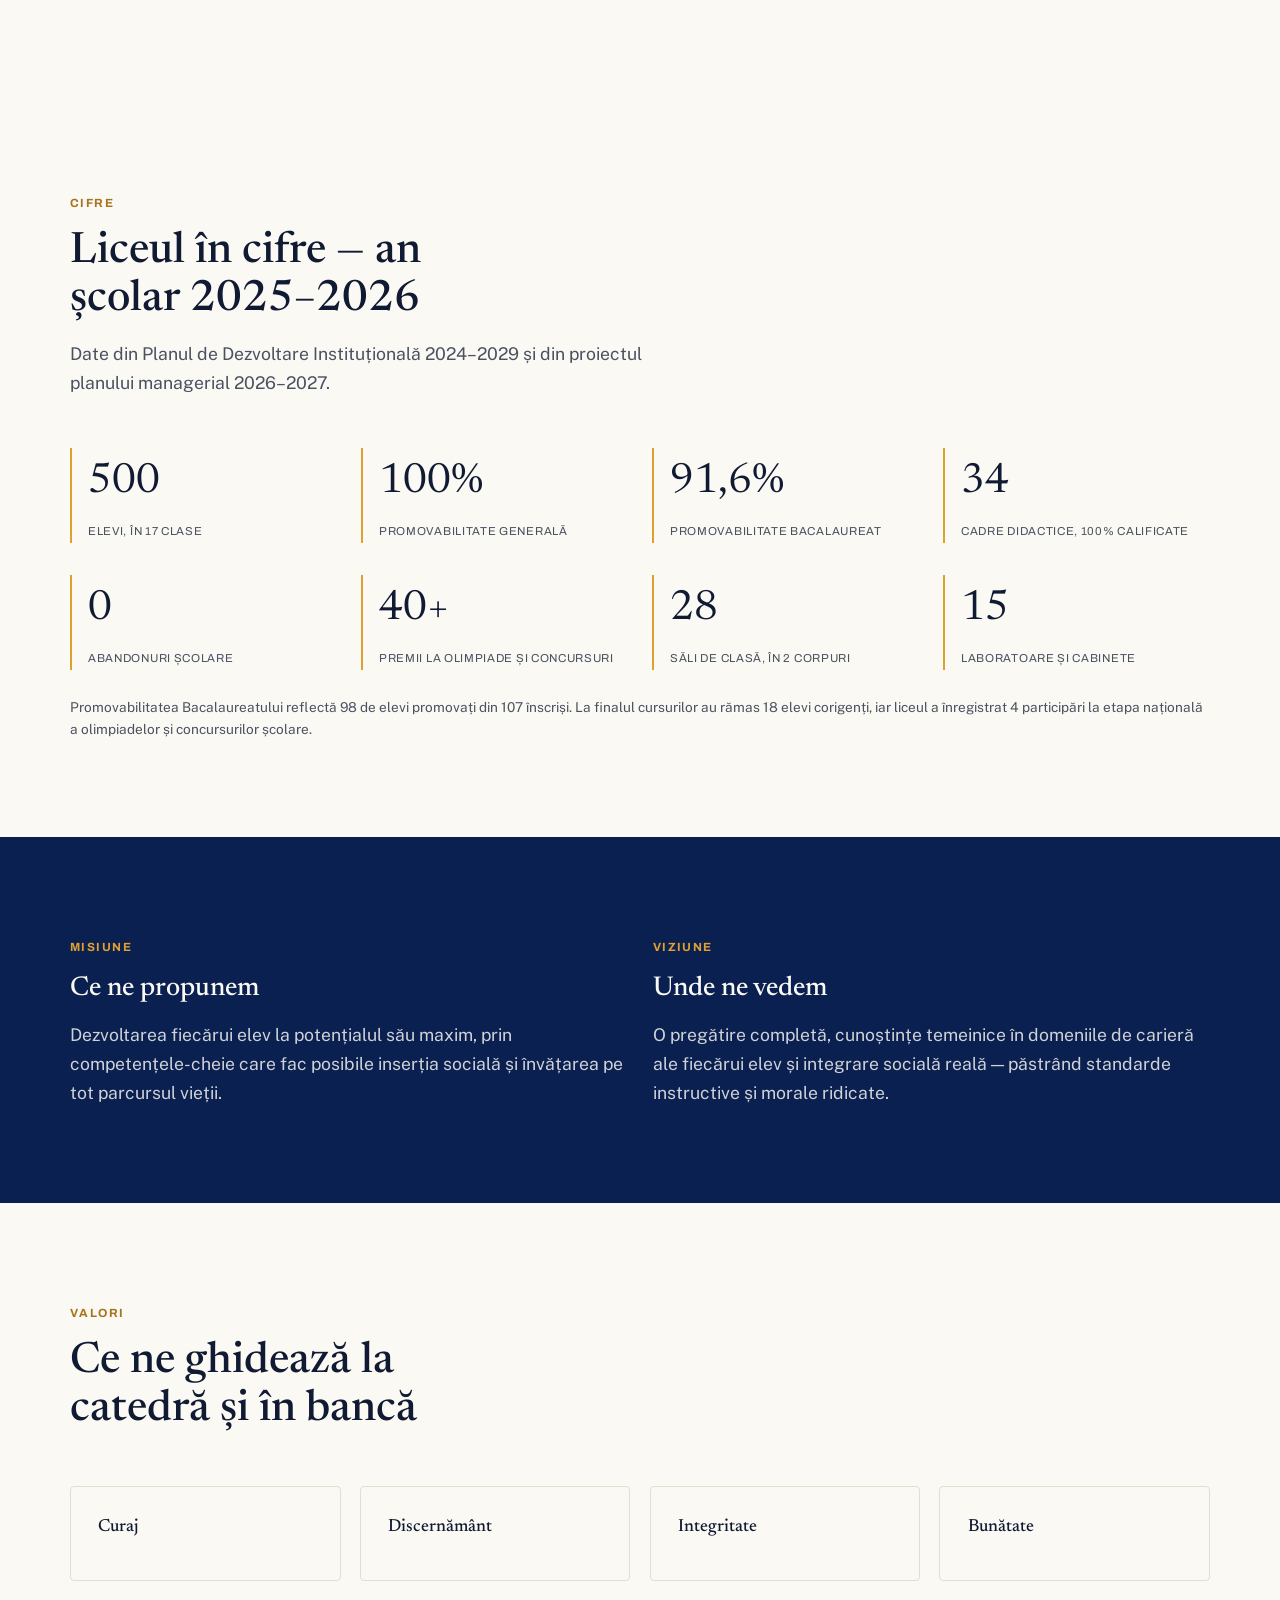
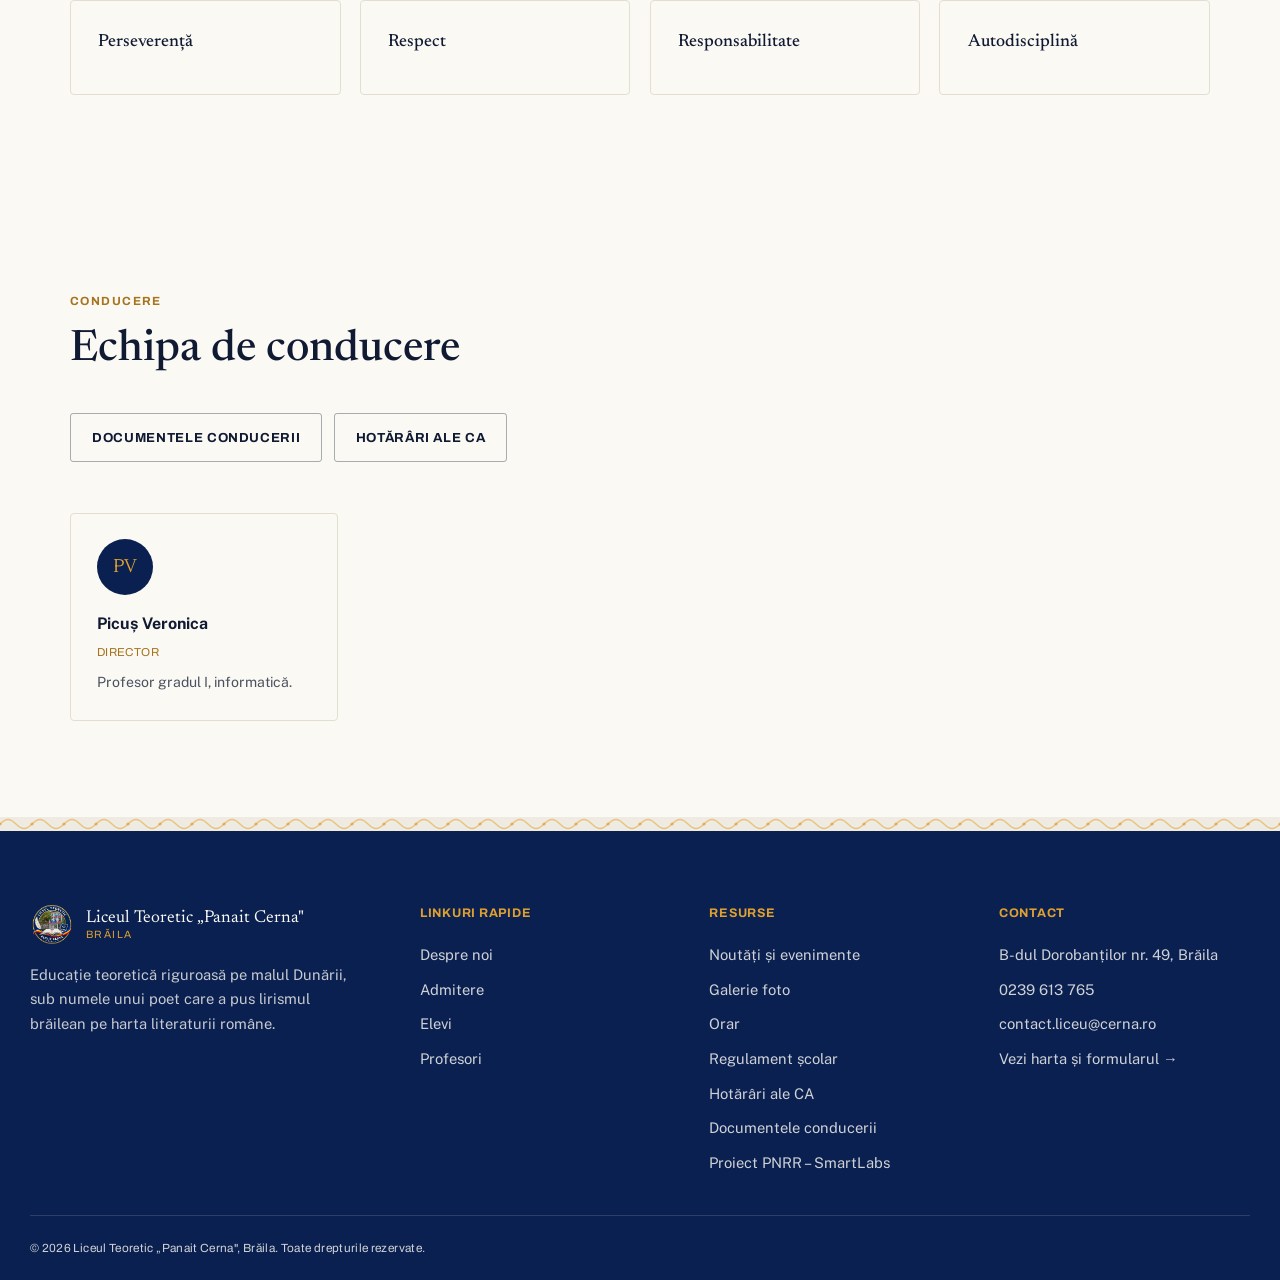
<file: despre-noi.html>
<!doctype html>
<html lang="ro">
<head>
<meta charset="UTF-8">
<meta name="viewport" content="width=device-width, initial-scale=1.0">
<title>Despre noi — Liceul Teoretic „Panait Cerna" Brăila</title>
<link rel="stylesheet" href="assets/style.css">
</head>
<body>

<header class="site-header">
  <div class="container">
    <a href="index.html" class="brand">
      <img class="brand-mark" src="assets/img/sigla-liceu.png" alt="Sigla Liceului Teoretic Panait Cerna">
      <span class="brand-text">
        <span class="school">Liceul Teoretic „Panait Cerna"</span>
        <span class="city">Brăila</span>
      </span>
    </a>
    <nav class="main-nav" aria-label="Navigare principală">
      <a href="index.html">Acasă</a>
      <a href="despre-noi.html">Despre noi</a>
      <a href="admitere.html">Admitere</a>
      <a href="elevi.html">Elevi</a>
      <a href="profesori.html">Profesori</a>
      <a href="noutati.html">Noutăți</a>
      <a href="galerie.html">Galerie foto</a>
      <a href="contact.html">Contact</a>
    </nav>
    <button class="nav-toggle" aria-label="Deschide meniul" aria-expanded="false">
      <svg viewBox="0 0 24 24" fill="none" stroke="currentColor" stroke-width="2"><path d="M3 6h18M3 12h18M3 18h18" stroke-linecap="round"/></svg>
    </button>
  </div>
</header>

<main>

  <section class="page-hero">
    <div class="container" style="max-width:70ch">
      <span class="eyebrow">Despre noi</span>
      <h1>Șase decenii de învățătură pe malul Dunării</h1>
      <p class="lede">De la Școala Generală nr. 26, înființată în 1964, până la liceul teoretic de astăzi — instituția a crescut și s-a transformat odată cu Brăila, păstrând din 1991 numele poetului Panait Cerna.</p>
    </div>
  </section>

  <div class="ironwork"></div>

  <section class="section-alt">
    <div class="container">
      <div class="section-head reveal">
        <span class="eyebrow">Istoric</span>
        <h2>Momente care ne-au format</h2>
      </div>
      <div class="timeline reveal">
        <div class="timeline-item">
          <span class="year">1964</span>
          <p>Se înființează Școala Generală de 8 ani nr. 26 Brăila (redenumită curând nr. 23), ca răspuns la creșterea populației școlare din vestul orașului.</p>
        </div>
        <div class="timeline-item">
          <span class="year">15 septembrie 1966</span>
          <p>Își deschide cursurile Liceul de Cultură Generală Nr. 5 Brăila, pe locul fostului Obor de cereale — actul de naștere al liceului de astăzi.</p>
        </div>
        <div class="timeline-item">
          <span class="year">1971</span>
          <p>Liceul este redenumit Liceul de Cultură Generală „Panait Cerna" Brăila.</p>
        </div>
        <div class="timeline-item">
          <span class="year">1978</span>
          <p>Instituția devine Liceul Industrial Metalurgic „Panait Cerna", odată cu amplul proces de industrializare a orașului.</p>
        </div>
        <div class="timeline-item">
          <span class="year">21 aprilie 1991</span>
          <p>Prin Ordinul Ministerului Învățământului nr. 6440, liceul redevine liceu teoretic — Liceul Teoretic „Panait Cerna", cu clase de profil real și uman, forma sub care funcționează și astăzi. Clasele de informatică rămân, de la înființare, principalul punct de atracție la admitere.</p>
        </div>
        <div class="timeline-item">
          <span class="year">2026</span>
          <p>Liceul funcționează exclusiv la nivel liceal, cu 17 clase de profil real și uman, într-un singur schimb, în două corpuri de clădire cu 28 de săli de clasă și 15 laboratoare și cabinete.</p>
        </div>
      </div>
    </div>
  </section>

  <section class="section-alt">
    <div class="container">
      <div class="section-head reveal">
        <span class="eyebrow">Cifre</span>
        <h2>Liceul în cifre — an școlar 2025–2026</h2>
        <p class="lede">Date din Planul de Dezvoltare Instituțională 2024–2029 și din proiectul planului managerial 2026–2027.</p>
      </div>
      <div class="stat-row reveal">
        <div class="stat"><span class="num">500</span><span class="label">Elevi, în 17 clase</span></div>
        <div class="stat"><span class="num">100%</span><span class="label">Promovabilitate generală</span></div>
        <div class="stat"><span class="num">91,6%</span><span class="label">Promovabilitate Bacalaureat</span></div>
        <div class="stat"><span class="num">34</span><span class="label">Cadre didactice, 100% calificate</span></div>
      </div>
      <div class="stat-row reveal" style="margin-top:2rem">
        <div class="stat"><span class="num">0</span><span class="label">Abandonuri școlare</span></div>
        <div class="stat"><span class="num">40+</span><span class="label">Premii la olimpiade și concursuri</span></div>
        <div class="stat"><span class="num">28</span><span class="label">Săli de clasă, în 2 corpuri</span></div>
        <div class="stat"><span class="num">15</span><span class="label">Laboratoare și cabinete</span></div>
      </div>
      <p class="reveal" style="margin-top:1.6rem; font-size:.85rem; color:var(--ink-soft)">Promovabilitatea Bacalaureatului reflectă 98 de elevi promovați din 107 înscriși. La finalul cursurilor au rămas 18 elevi corigenți, iar liceul a înregistrat 4 participări la etapa națională a olimpiadelor și concursurilor școlare.</p>
    </div>
  </section>

  <section class="section-deep">
    <div class="container">
      <div class="grid-2">
        <div class="reveal">
          <span class="eyebrow">Misiune</span>
          <h2 style="margin:.9rem 0 1rem; font-size:1.7rem">Ce ne propunem</h2>
          <p class="lede" style="color:color-mix(in srgb, var(--paper) 82%, transparent)">Dezvoltarea fiecărui elev la potențialul său maxim, prin competențele-cheie care fac posibile inserția socială și învățarea pe tot parcursul vieții.</p>
        </div>
        <div class="reveal">
          <span class="eyebrow">Viziune</span>
          <h2 style="margin:.9rem 0 1rem; font-size:1.7rem">Unde ne vedem</h2>
          <p class="lede" style="color:color-mix(in srgb, var(--paper) 82%, transparent)">O pregătire completă, cunoștințe temeinice în domeniile de carieră ale fiecărui elev și integrare socială reală — păstrând standarde instructive și morale ridicate.</p>
        </div>
      </div>
    </div>
  </section>

  <section class="section-alt">
    <div class="container">
      <div class="section-head reveal">
        <span class="eyebrow">Valori</span>
        <h2>Ce ne ghidează la catedră și în bancă</h2>
      </div>
      <div class="grid-4">
        <div class="card reveal"><h3 style="font-size:1.1rem">Curaj</h3></div>
        <div class="card reveal"><h3 style="font-size:1.1rem">Discernământ</h3></div>
        <div class="card reveal"><h3 style="font-size:1.1rem">Integritate</h3></div>
        <div class="card reveal"><h3 style="font-size:1.1rem">Bunătate</h3></div>
        <div class="card reveal"><h3 style="font-size:1.1rem">Perseverență</h3></div>
        <div class="card reveal"><h3 style="font-size:1.1rem">Respect</h3></div>
        <div class="card reveal"><h3 style="font-size:1.1rem">Responsabilitate</h3></div>
        <div class="card reveal"><h3 style="font-size:1.1rem">Autodisciplină</h3></div>
      </div>
    </div>
  </section>

  <section class="section-alt">
    <div class="container">
      <div class="section-head reveal" style="display:flex; align-items:flex-end; justify-content:space-between; gap:1.5rem; flex-wrap:wrap">
        <div>
          <span class="eyebrow">Conducere</span>
          <h2>Echipa de conducere</h2>
        </div>
        <div style="display:flex; gap:.7rem; flex-wrap:wrap">
          <a href="documente.html" class="btn btn--outline-ink">Documentele conducerii</a>
          <a href="hotarari-ca.html" class="btn btn--outline-ink">Hotărâri ale CA</a>
        </div>
      </div>
      <div class="person-grid">
        <div class="person reveal">
          <div class="person-avatar">PV</div>
          <div class="name">Picuș Veronica</div>
          <div class="role">Director</div>
          <p class="bio">Profesor gradul I, informatică.</p>
        </div>
      </div>
    </div>
  </section>

</main>

<div class="ironwork"></div>
<footer class="site-footer">
  <div class="container footer-grid">
    <div class="footer-about">
      <a href="index.html" class="brand">
        <img class="brand-mark" src="assets/img/sigla-liceu.png" alt="Sigla Liceului Teoretic Panait Cerna">
        <span class="brand-text">
          <span class="school">Liceul Teoretic „Panait Cerna"</span>
          <span class="city">Brăila</span>
        </span>
      </a>
      <p>Educație teoretică riguroasă pe malul Dunării, sub numele unui poet care a pus lirismul brăilean pe harta literaturii române.</p>
    </div>
    <div>
      <h4>Linkuri rapide</h4>
      <ul>
        <li><a href="despre-noi.html">Despre noi</a></li>
        <li><a href="admitere.html">Admitere</a></li>
        <li><a href="elevi.html">Elevi</a></li>
        <li><a href="profesori.html">Profesori</a></li>
      </ul>
    </div>
    <div>
      <h4>Resurse</h4>
      <ul>
        <li><a href="noutati.html">Noutăți și evenimente</a></li>
        <li><a href="galerie.html">Galerie foto</a></li>
        <li><a href="elevi.html#orar">Orar</a></li>
        <li><a href="elevi.html#regulament">Regulament școlar</a></li>
        <li><a href="hotarari-ca.html">Hotărâri ale CA</a></li>
        <li><a href="documente.html">Documentele conducerii</a></li>
        <li><a href="pnrr-smartlabs.html">Proiect PNRR – SmartLabs</a></li>
      </ul>
    </div>
    <div>
      <h4>Contact</h4>
      <ul>
        <li>B-dul Dorobanților nr. 49, Brăila</li>
        <li>0239 613 765</li>
        <li>contact.liceu@cerna.ro</li>
        <li><a href="contact.html">Vezi harta și formularul →</a></li>
      </ul>
    </div>
  </div>
  <div class="container footer-bottom">
    <span>© 2026 Liceul Teoretic „Panait Cerna", Brăila. Toate drepturile rezervate.</span>
  </div>
</footer>
<script src="assets/main.js"></script>
</body>
</html>
</file>
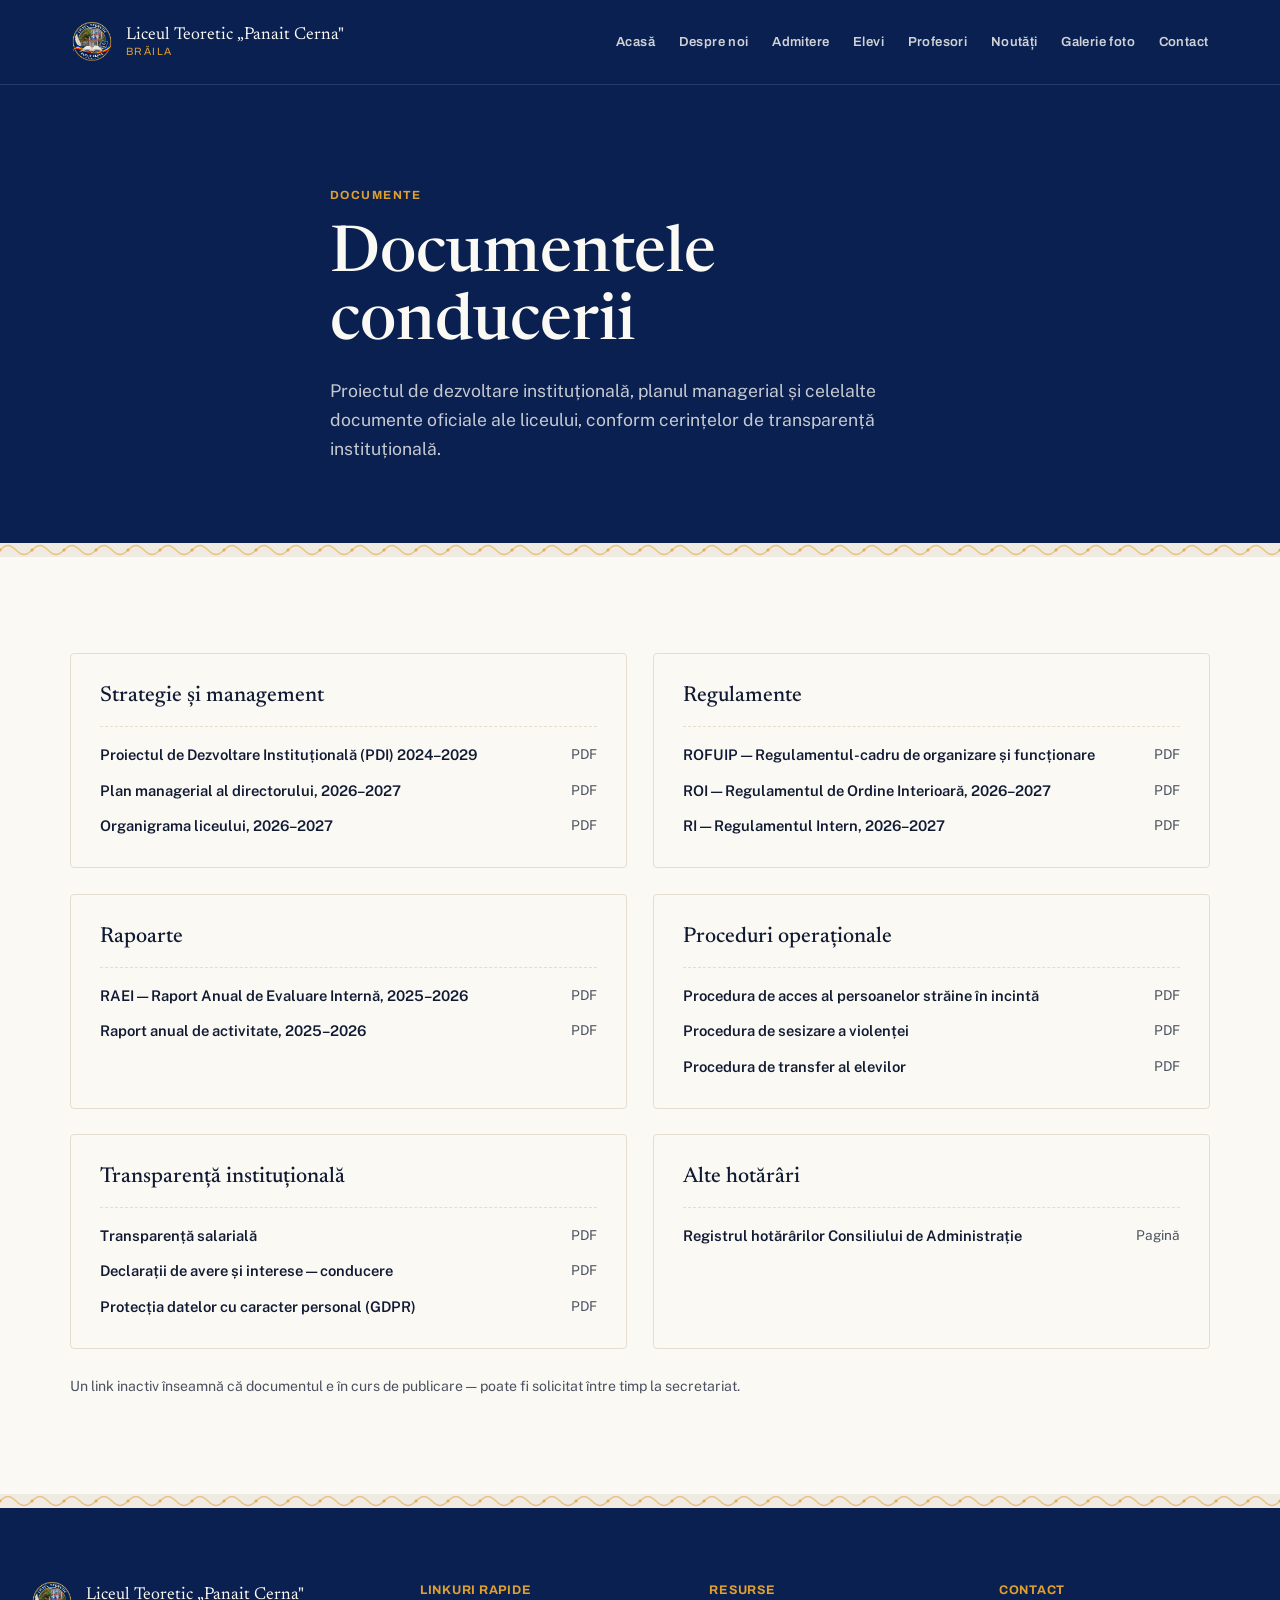
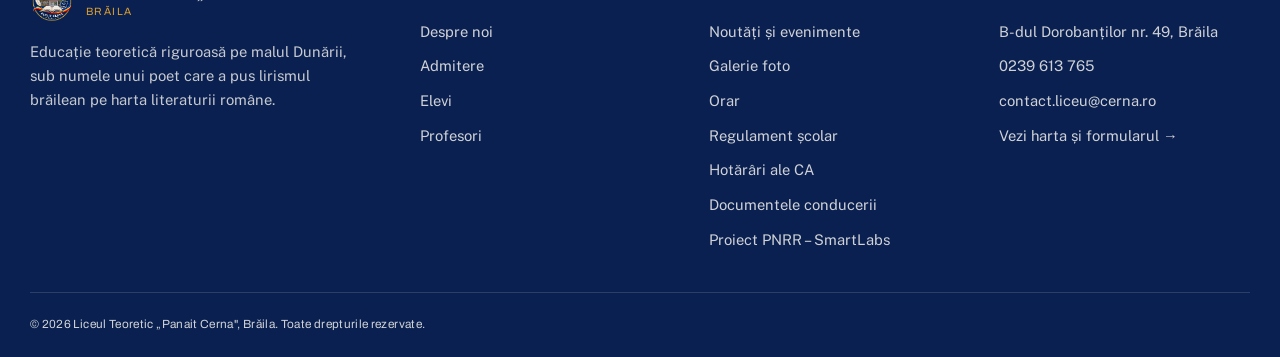
<file: documente.html>
<!doctype html>
<html lang="ro">
<head>
<meta charset="UTF-8">
<meta name="viewport" content="width=device-width, initial-scale=1.0">
<title>Documente ale conducerii — Liceul Teoretic „Panait Cerna" Brăila</title>
<link rel="stylesheet" href="assets/style.css">
</head>
<body>

<header class="site-header">
  <div class="container">
    <a href="index.html" class="brand">
      <img class="brand-mark" src="assets/img/sigla-liceu.png" alt="Sigla Liceului Teoretic Panait Cerna">
      <span class="brand-text">
        <span class="school">Liceul Teoretic „Panait Cerna"</span>
        <span class="city">Brăila</span>
      </span>
    </a>
    <nav class="main-nav" aria-label="Navigare principală">
      <a href="index.html">Acasă</a>
      <a href="despre-noi.html">Despre noi</a>
      <a href="admitere.html">Admitere</a>
      <a href="elevi.html">Elevi</a>
      <a href="profesori.html">Profesori</a>
      <a href="noutati.html">Noutăți</a>
      <a href="galerie.html">Galerie foto</a>
      <a href="contact.html">Contact</a>
    </nav>
    <button class="nav-toggle" aria-label="Deschide meniul" aria-expanded="false">
      <svg viewBox="0 0 24 24" fill="none" stroke="currentColor" stroke-width="2"><path d="M3 6h18M3 12h18M3 18h18" stroke-linecap="round"/></svg>
    </button>
  </div>
</header>

<main>

  <section class="page-hero">
    <div class="container" style="max-width:70ch">
      <span class="eyebrow">Documente</span>
      <h1>Documentele conducerii</h1>
      <p class="lede">Proiectul de dezvoltare instituțională, planul managerial și celelalte documente oficiale ale liceului, conform cerințelor de transparență instituțională.</p>
    </div>
  </section>

  <div class="ironwork"></div>

  <section class="section-alt">
    <div class="container">
      <div class="grid-2">

        <div class="dept reveal">
          <h3>Strategie și management</h3>
          <ul>
            <li><span><a href="assets/docs/pdi-2024-2029.pdf" target="_blank" rel="noopener">Proiectul de Dezvoltare Instituțională (PDI) 2024–2029</a></span><span>PDF</span></li>
            <li><span><a href="assets/docs/plan-managerial-2026-2027.pdf" target="_blank" rel="noopener">Plan managerial al directorului, 2026–2027</a></span><span>PDF</span></li>
            <li><span><a href="assets/docs/organigrama-2026-2027.pdf" target="_blank" rel="noopener">Organigrama liceului, 2026–2027</a></span><span>PDF</span></li>
          </ul>
        </div>

        <div class="dept reveal">
          <h3>Regulamente</h3>
          <ul>
            <li><span><a href="assets/docs/rofuip.pdf" target="_blank" rel="noopener">ROFUIP — Regulamentul-cadru de organizare și funcționare</a></span><span>PDF</span></li>
            <li><span><a href="assets/docs/roi-2026-2027.pdf" target="_blank" rel="noopener">ROI — Regulamentul de Ordine Interioară, 2026–2027</a></span><span>PDF</span></li>
            <li><span><a href="assets/docs/ri-2026-2027.pdf" target="_blank" rel="noopener">RI — Regulamentul Intern, 2026–2027</a></span><span>PDF</span></li>
          </ul>
        </div>

        <div class="dept reveal">
          <h3>Rapoarte</h3>
          <ul>
            <li><span><a href="assets/docs/raei-2025-2026.pdf" target="_blank" rel="noopener">RAEI — Raport Anual de Evaluare Internă, 2025–2026</a></span><span>PDF</span></li>
            <li><span><a href="assets/docs/raport-activitate-2025-2026.pdf" target="_blank" rel="noopener">Raport anual de activitate, 2025–2026</a></span><span>PDF</span></li>
          </ul>
        </div>

        <div class="dept reveal">
          <h3>Proceduri operaționale</h3>
          <ul>
            <li><span><a href="assets/docs/procedura-acces-persoane-straine.pdf" target="_blank" rel="noopener">Procedura de acces al persoanelor străine în incintă</a></span><span>PDF</span></li>
            <li><span><a href="assets/docs/procedura-sesizare-violenta.pdf" target="_blank" rel="noopener">Procedura de sesizare a violenței</a></span><span>PDF</span></li>
            <li><span><a href="assets/docs/procedura-transfer-elevi.pdf" target="_blank" rel="noopener">Procedura de transfer al elevilor</a></span><span>PDF</span></li>
          </ul>
        </div>

        <div class="dept reveal">
          <h3>Transparență instituțională</h3>
          <ul>
            <li><span><a href="assets/docs/transparenta-salariala.pdf" target="_blank" rel="noopener">Transparență salarială</a></span><span>PDF</span></li>
            <li><span><a href="assets/docs/declaratii-avere-interese-conducere.pdf" target="_blank" rel="noopener">Declarații de avere și interese — conducere</a></span><span>PDF</span></li>
            <li><span><a href="assets/docs/gdpr-protectia-datelor.pdf" target="_blank" rel="noopener">Protecția datelor cu caracter personal (GDPR)</a></span><span>PDF</span></li>
          </ul>
        </div>

        <div class="dept reveal">
          <h3>Alte hotărâri</h3>
          <ul>
            <li><span><a href="hotarari-ca.html">Registrul hotărârilor Consiliului de Administrație</a></span><span>Pagină</span></li>
          </ul>
        </div>

      </div>
      <p class="reveal" style="margin-top:1.6rem; font-size:.88rem; color:var(--ink-soft)">Un link inactiv înseamnă că documentul e în curs de publicare — poate fi solicitat între timp la secretariat.</p>
    </div>
  </section>

</main>

<div class="ironwork"></div>
<footer class="site-footer">
  <div class="container footer-grid">
    <div class="footer-about">
      <a href="index.html" class="brand">
        <img class="brand-mark" src="assets/img/sigla-liceu.png" alt="Sigla Liceului Teoretic Panait Cerna">
        <span class="brand-text">
          <span class="school">Liceul Teoretic „Panait Cerna"</span>
          <span class="city">Brăila</span>
        </span>
      </a>
      <p>Educație teoretică riguroasă pe malul Dunării, sub numele unui poet care a pus lirismul brăilean pe harta literaturii române.</p>
    </div>
    <div>
      <h4>Linkuri rapide</h4>
      <ul>
        <li><a href="despre-noi.html">Despre noi</a></li>
        <li><a href="admitere.html">Admitere</a></li>
        <li><a href="elevi.html">Elevi</a></li>
        <li><a href="profesori.html">Profesori</a></li>
      </ul>
    </div>
    <div>
      <h4>Resurse</h4>
      <ul>
        <li><a href="noutati.html">Noutăți și evenimente</a></li>
        <li><a href="galerie.html">Galerie foto</a></li>
        <li><a href="elevi.html#orar">Orar</a></li>
        <li><a href="elevi.html#regulament">Regulament școlar</a></li>
        <li><a href="hotarari-ca.html">Hotărâri ale CA</a></li>
        <li><a href="documente.html">Documentele conducerii</a></li>
        <li><a href="pnrr-smartlabs.html">Proiect PNRR – SmartLabs</a></li>
      </ul>
    </div>
    <div>
      <h4>Contact</h4>
      <ul>
        <li>B-dul Dorobanților nr. 49, Brăila</li>
        <li>0239 613 765</li>
        <li>contact.liceu@cerna.ro</li>
        <li><a href="contact.html">Vezi harta și formularul →</a></li>
      </ul>
    </div>
  </div>
  <div class="container footer-bottom">
    <span>© 2026 Liceul Teoretic „Panait Cerna", Brăila. Toate drepturile rezervate.</span>
  </div>
</footer>
<script src="assets/main.js"></script>
</body>
</html>
</file>
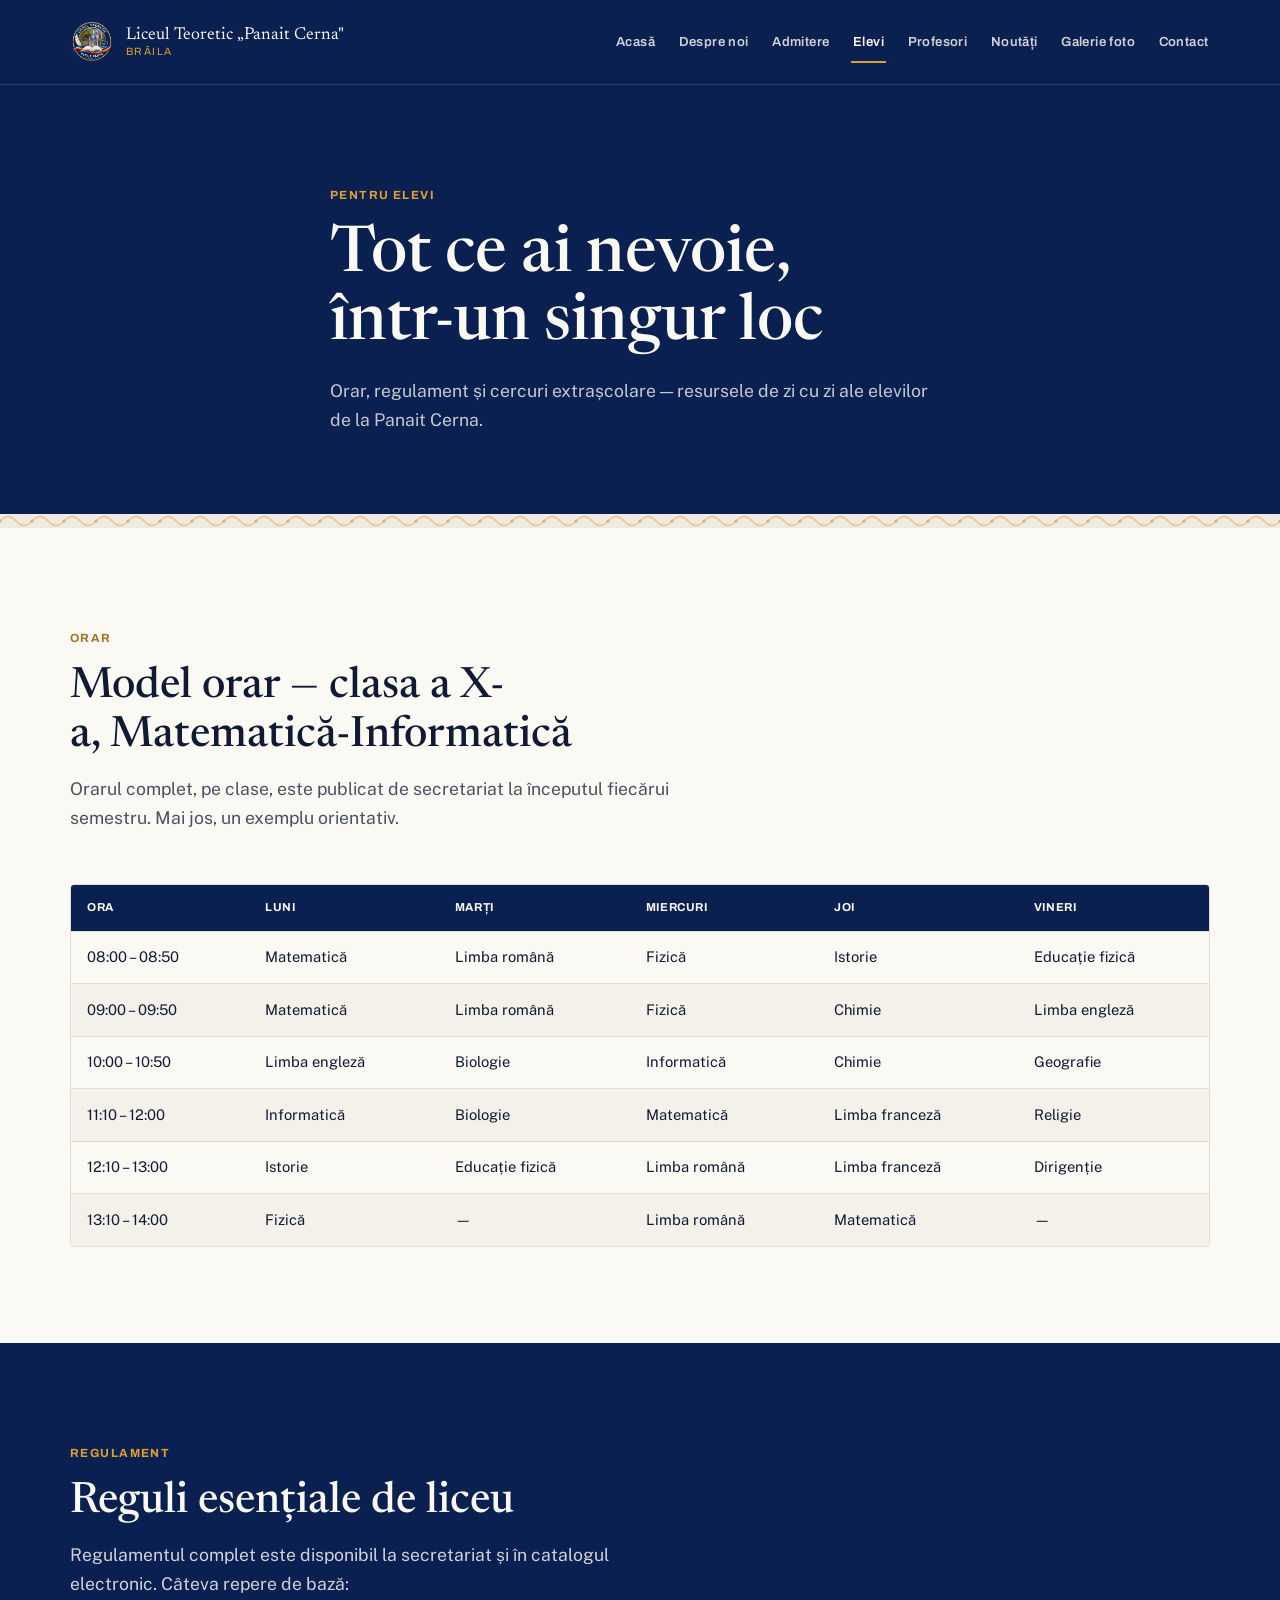
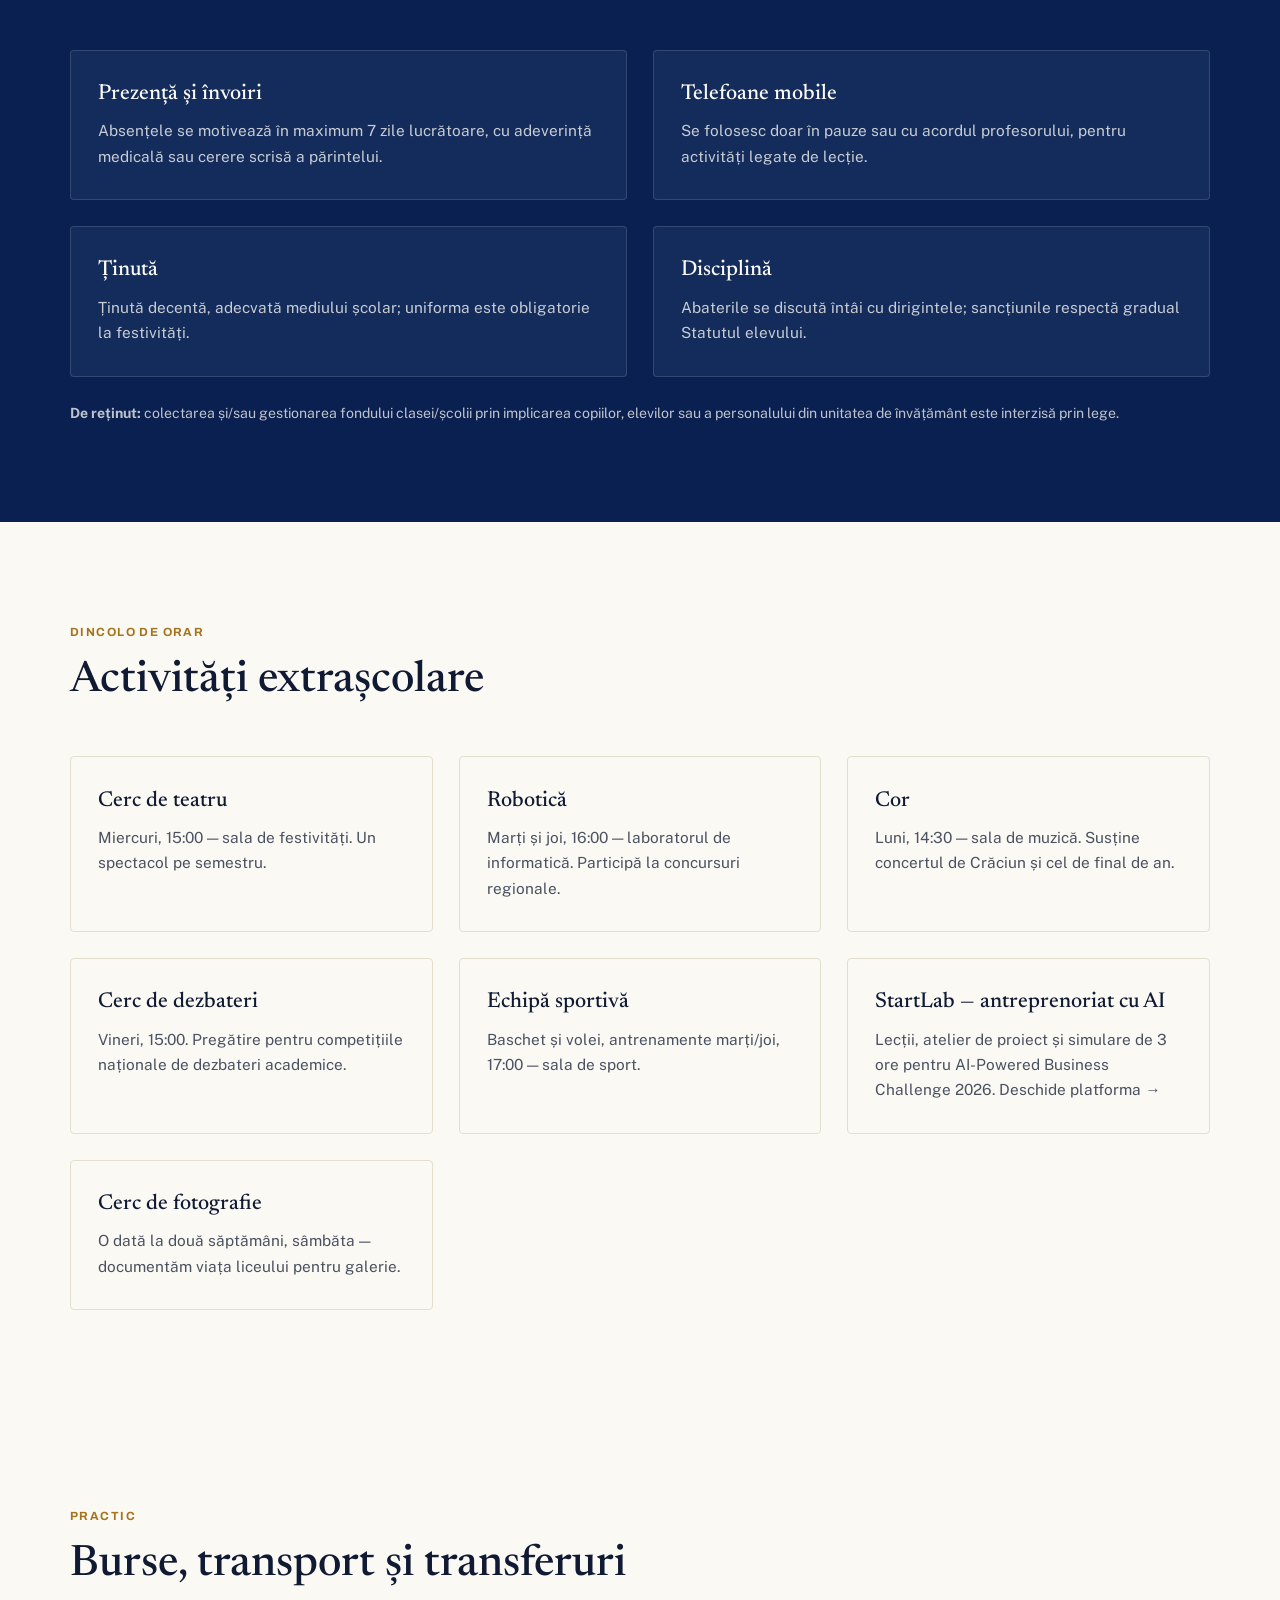
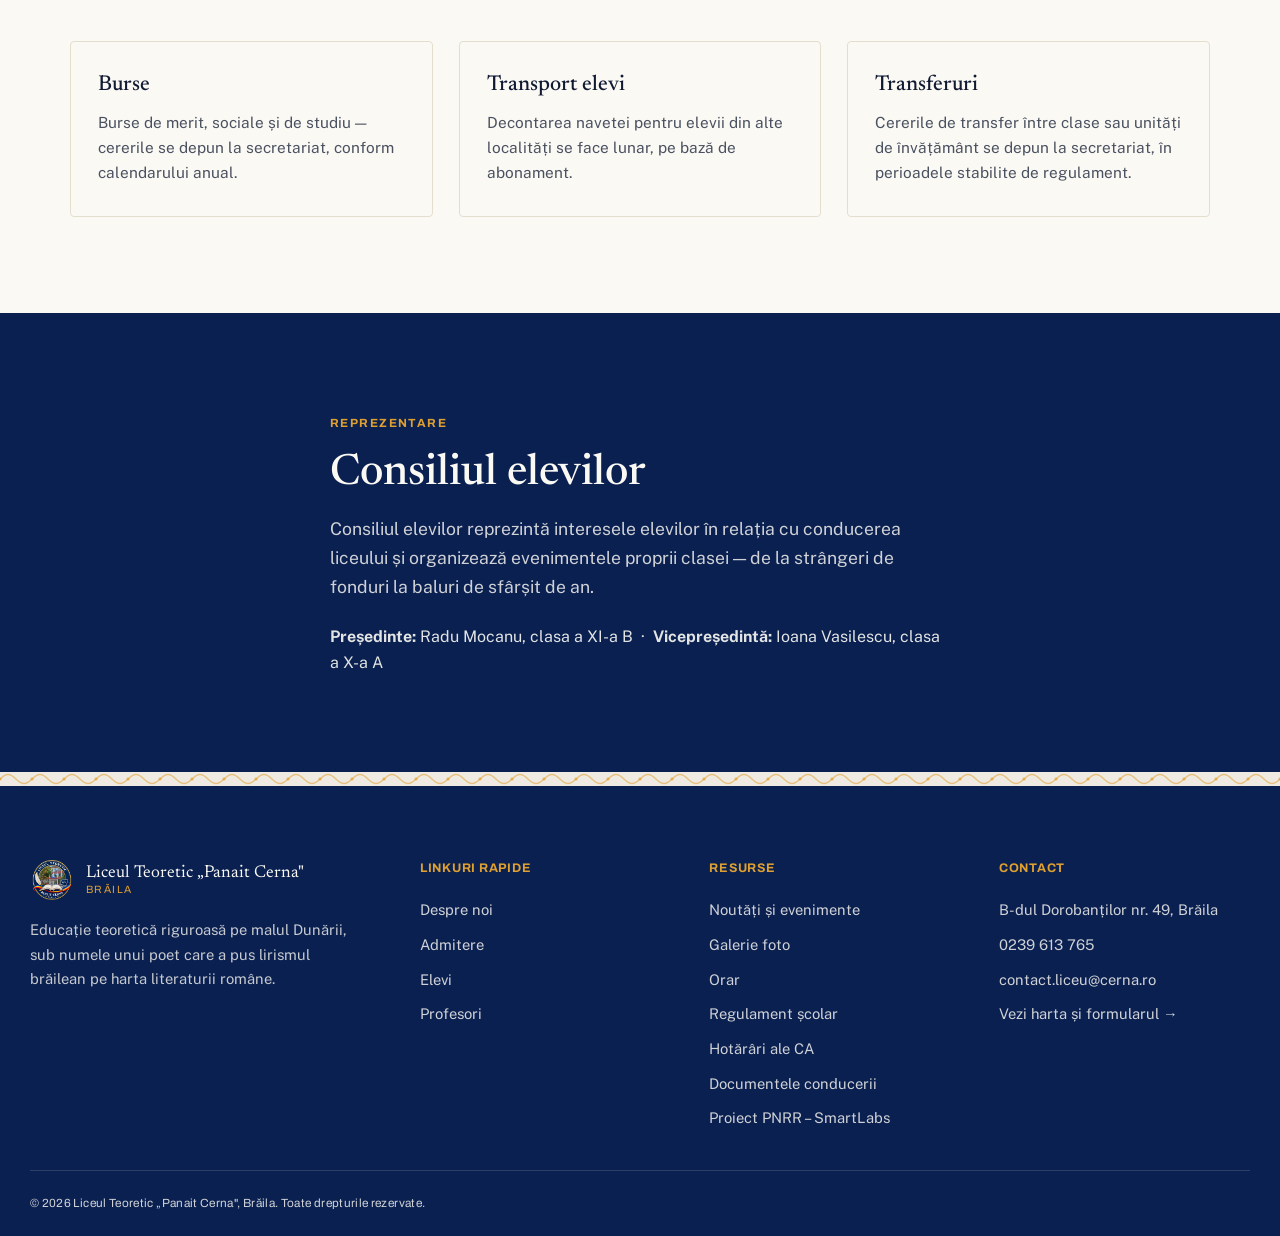
<file: elevi.html>
<!doctype html>
<html lang="ro">
<head>
<meta charset="UTF-8">
<meta name="viewport" content="width=device-width, initial-scale=1.0">
<title>Elevi — Liceul Teoretic „Panait Cerna" Brăila</title>
<link rel="stylesheet" href="assets/style.css">
</head>
<body>

<header class="site-header">
  <div class="container">
    <a href="index.html" class="brand">
      <img class="brand-mark" src="assets/img/sigla-liceu.png" alt="Sigla Liceului Teoretic Panait Cerna">
      <span class="brand-text">
        <span class="school">Liceul Teoretic „Panait Cerna"</span>
        <span class="city">Brăila</span>
      </span>
    </a>
    <nav class="main-nav" aria-label="Navigare principală">
      <a href="index.html">Acasă</a>
      <a href="despre-noi.html">Despre noi</a>
      <a href="admitere.html">Admitere</a>
      <a href="elevi.html">Elevi</a>
      <a href="profesori.html">Profesori</a>
      <a href="noutati.html">Noutăți</a>
      <a href="galerie.html">Galerie foto</a>
      <a href="contact.html">Contact</a>
    </nav>
    <button class="nav-toggle" aria-label="Deschide meniul" aria-expanded="false">
      <svg viewBox="0 0 24 24" fill="none" stroke="currentColor" stroke-width="2"><path d="M3 6h18M3 12h18M3 18h18" stroke-linecap="round"/></svg>
    </button>
  </div>
</header>

<main>

  <section class="page-hero">
    <div class="container" style="max-width:70ch">
      <span class="eyebrow">Pentru elevi</span>
      <h1>Tot ce ai nevoie, într-un singur loc</h1>
      <p class="lede">Orar, regulament și cercuri extrașcolare — resursele de zi cu zi ale elevilor de la Panait Cerna.</p>
    </div>
  </section>

  <div class="ironwork"></div>

  <section class="section-alt" id="orar">
    <div class="container">
      <div class="section-head reveal">
        <span class="eyebrow">Orar</span>
        <h2>Model orar — clasa a X-a, Matematică-Informatică</h2>
        <p class="lede">Orarul complet, pe clase, este publicat de secretariat la începutul fiecărui semestru. Mai jos, un exemplu orientativ.</p>
      </div>
      <div class="table-wrap reveal">
        <table>
          <thead>
            <tr><th>Ora</th><th>Luni</th><th>Marți</th><th>Miercuri</th><th>Joi</th><th>Vineri</th></tr>
          </thead>
          <tbody>
            <tr><td>08:00 – 08:50</td><td>Matematică</td><td>Limba română</td><td>Fizică</td><td>Istorie</td><td>Educație fizică</td></tr>
            <tr><td>09:00 – 09:50</td><td>Matematică</td><td>Limba română</td><td>Fizică</td><td>Chimie</td><td>Limba engleză</td></tr>
            <tr><td>10:00 – 10:50</td><td>Limba engleză</td><td>Biologie</td><td>Informatică</td><td>Chimie</td><td>Geografie</td></tr>
            <tr><td>11:10 – 12:00</td><td>Informatică</td><td>Biologie</td><td>Matematică</td><td>Limba franceză</td><td>Religie</td></tr>
            <tr><td>12:10 – 13:00</td><td>Istorie</td><td>Educație fizică</td><td>Limba română</td><td>Limba franceză</td><td>Dirigenție</td></tr>
            <tr><td>13:10 – 14:00</td><td>Fizică</td><td>—</td><td>Limba română</td><td>Matematică</td><td>—</td></tr>
          </tbody>
        </table>
      </div>
    </div>
  </section>

  <section class="section-deep" id="regulament">
    <div class="container">
      <div class="section-head reveal">
        <span class="eyebrow">Regulament</span>
        <h2>Reguli esențiale de liceu</h2>
        <p class="lede" style="color:color-mix(in srgb, var(--paper) 82%, transparent)">Regulamentul complet este disponibil la secretariat și în catalogul electronic. Câteva repere de bază:</p>
      </div>
      <div class="grid-2">
        <div class="card reveal">
          <h3>Prezență și învoiri</h3>
          <p>Absențele se motivează în maximum 7 zile lucrătoare, cu adeverință medicală sau cerere scrisă a părintelui.</p>
        </div>
        <div class="card reveal">
          <h3>Telefoane mobile</h3>
          <p>Se folosesc doar în pauze sau cu acordul profesorului, pentru activități legate de lecție.</p>
        </div>
        <div class="card reveal">
          <h3>Ținută</h3>
          <p>Ținută decentă, adecvată mediului școlar; uniforma este obligatorie la festivități.</p>
        </div>
        <div class="card reveal">
          <h3>Disciplină</h3>
          <p>Abaterile se discută întâi cu dirigintele; sancțiunile respectă gradual Statutul elevului.</p>
        </div>
      </div>
      <p class="reveal" style="margin-top:1.6rem; font-size:.88rem; color:color-mix(in srgb, var(--paper) 75%, transparent)"><strong>De reținut:</strong> colectarea și/sau gestionarea fondului clasei/școlii prin implicarea copiilor, elevilor sau a personalului din unitatea de învățământ este interzisă prin lege.</p>
    </div>
  </section>

  <section class="section-alt">
    <div class="container">
      <div class="section-head reveal">
        <span class="eyebrow">Dincolo de orar</span>
        <h2>Activități extrașcolare</h2>
      </div>
      <div class="grid-3">
        <div class="card reveal"><h3>Cerc de teatru</h3><p>Miercuri, 15:00 — sala de festivități. Un spectacol pe semestru.</p></div>
        <div class="card reveal"><h3>Robotică</h3><p>Marți și joi, 16:00 — laboratorul de informatică. Participă la concursuri regionale.</p></div>
        <div class="card reveal"><h3>Cor</h3><p>Luni, 14:30 — sala de muzică. Susține concertul de Crăciun și cel de final de an.</p></div>
        <div class="card reveal"><h3>Cerc de dezbateri</h3><p>Vineri, 15:00. Pregătire pentru competițiile naționale de dezbateri academice.</p></div>
        <div class="card reveal"><h3>Echipă sportivă</h3><p>Baschet și volei, antrenamente marți/joi, 17:00 — sala de sport.</p></div>
        <a class="card reveal" href="startlab/" style="text-decoration:none;color:inherit"><h3>StartLab — antreprenoriat cu AI</h3><p>Lecții, atelier de proiect și simulare de 3 ore pentru AI-Powered Business Challenge 2026. Deschide platforma →</p></a>
        <div class="card reveal"><h3>Cerc de fotografie</h3><p>O dată la două săptămâni, sâmbăta — documentăm viața liceului pentru galerie.</p></div>
      </div>
    </div>
  </section>

  <section class="section-alt">
    <div class="container">
      <div class="section-head reveal">
        <span class="eyebrow">Practic</span>
        <h2>Burse, transport și transferuri</h2>
      </div>
      <div class="grid-3">
        <div class="card reveal"><h3>Burse</h3><p>Burse de merit, sociale și de studiu — cererile se depun la secretariat, conform calendarului anual.</p></div>
        <div class="card reveal"><h3>Transport elevi</h3><p>Decontarea navetei pentru elevii din alte localități se face lunar, pe bază de abonament.</p></div>
        <div class="card reveal"><h3>Transferuri</h3><p>Cererile de transfer între clase sau unități de învățământ se depun la secretariat, în perioadele stabilite de regulament.</p></div>
      </div>
    </div>
  </section>

  <section class="section-deep">
    <div class="container" style="max-width:70ch">
      <span class="eyebrow">Reprezentare</span>
      <h2 style="margin:.9rem 0 1rem">Consiliul elevilor</h2>
      <p class="lede" style="color:color-mix(in srgb, var(--paper) 82%, transparent); margin-bottom:1.4rem">Consiliul elevilor reprezintă interesele elevilor în relația cu conducerea liceului și organizează evenimentele proprii clasei — de la strângeri de fonduri la baluri de sfârșit de an.</p>
      <p style="color:color-mix(in srgb, var(--paper) 90%, transparent)"><strong>Președinte:</strong> Radu Mocanu, clasa a XI-a B &nbsp;·&nbsp; <strong>Vicepreședintă:</strong> Ioana Vasilescu, clasa a X-a A</p>
    </div>
  </section>

</main>

<div class="ironwork"></div>
<footer class="site-footer">
  <div class="container footer-grid">
    <div class="footer-about">
      <a href="index.html" class="brand">
        <img class="brand-mark" src="assets/img/sigla-liceu.png" alt="Sigla Liceului Teoretic Panait Cerna">
        <span class="brand-text">
          <span class="school">Liceul Teoretic „Panait Cerna"</span>
          <span class="city">Brăila</span>
        </span>
      </a>
      <p>Educație teoretică riguroasă pe malul Dunării, sub numele unui poet care a pus lirismul brăilean pe harta literaturii române.</p>
    </div>
    <div>
      <h4>Linkuri rapide</h4>
      <ul>
        <li><a href="despre-noi.html">Despre noi</a></li>
        <li><a href="admitere.html">Admitere</a></li>
        <li><a href="elevi.html">Elevi</a></li>
        <li><a href="profesori.html">Profesori</a></li>
      </ul>
    </div>
    <div>
      <h4>Resurse</h4>
      <ul>
        <li><a href="noutati.html">Noutăți și evenimente</a></li>
        <li><a href="galerie.html">Galerie foto</a></li>
        <li><a href="elevi.html#orar">Orar</a></li>
        <li><a href="elevi.html#regulament">Regulament școlar</a></li>
        <li><a href="hotarari-ca.html">Hotărâri ale CA</a></li>
        <li><a href="documente.html">Documentele conducerii</a></li>
        <li><a href="pnrr-smartlabs.html">Proiect PNRR – SmartLabs</a></li>
      </ul>
    </div>
    <div>
      <h4>Contact</h4>
      <ul>
        <li>B-dul Dorobanților nr. 49, Brăila</li>
        <li>0239 613 765</li>
        <li>contact.liceu@cerna.ro</li>
        <li><a href="contact.html">Vezi harta și formularul →</a></li>
      </ul>
    </div>
  </div>
  <div class="container footer-bottom">
    <span>© 2026 Liceul Teoretic „Panait Cerna", Brăila. Toate drepturile rezervate.</span>
  </div>
</footer>
<script src="assets/main.js"></script>
</body>
</html>
</file>
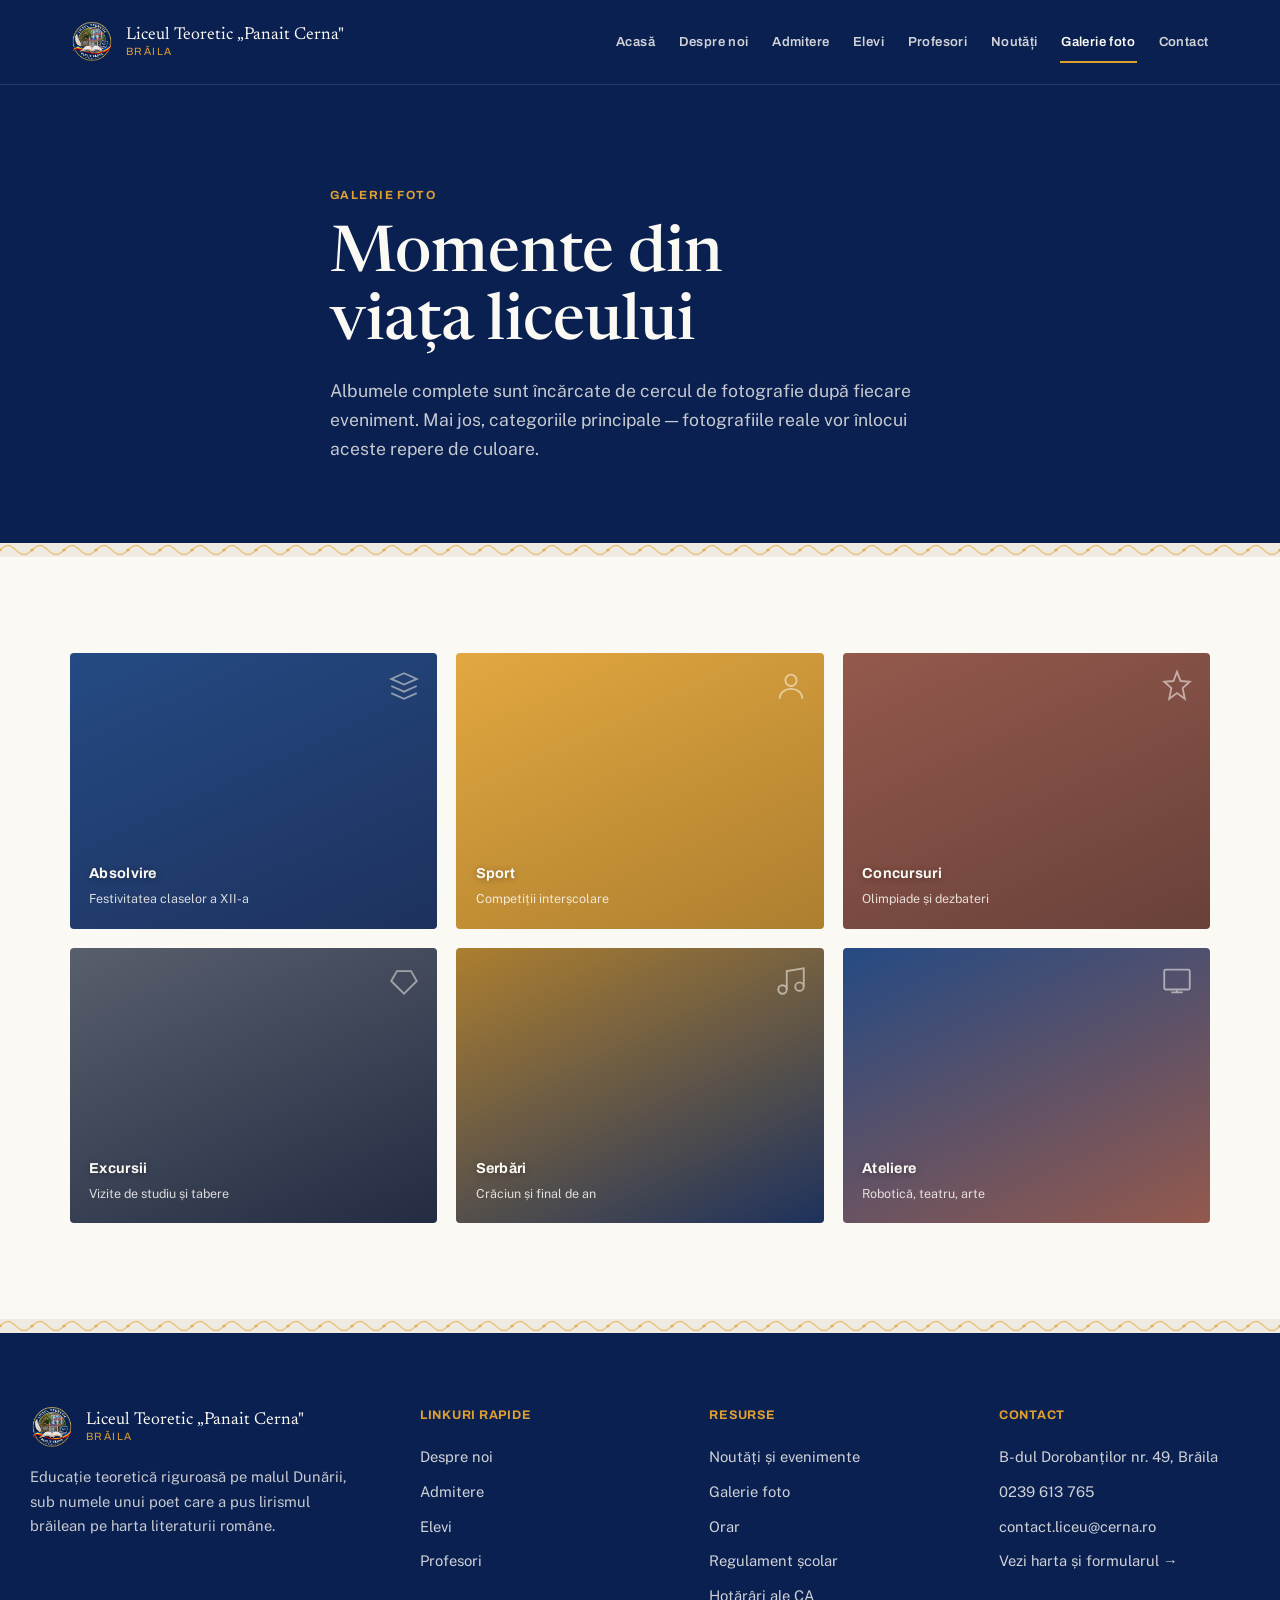
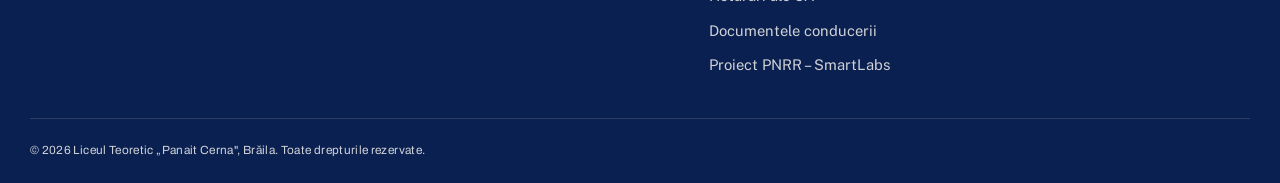
<file: galerie.html>
<!doctype html>
<html lang="ro">
<head>
<meta charset="UTF-8">
<meta name="viewport" content="width=device-width, initial-scale=1.0">
<title>Galerie foto — Liceul Teoretic „Panait Cerna" Brăila</title>
<link rel="stylesheet" href="assets/style.css">
</head>
<body>

<header class="site-header">
  <div class="container">
    <a href="index.html" class="brand">
      <img class="brand-mark" src="assets/img/sigla-liceu.png" alt="Sigla Liceului Teoretic Panait Cerna">
      <span class="brand-text">
        <span class="school">Liceul Teoretic „Panait Cerna"</span>
        <span class="city">Brăila</span>
      </span>
    </a>
    <nav class="main-nav" aria-label="Navigare principală">
      <a href="index.html">Acasă</a>
      <a href="despre-noi.html">Despre noi</a>
      <a href="admitere.html">Admitere</a>
      <a href="elevi.html">Elevi</a>
      <a href="profesori.html">Profesori</a>
      <a href="noutati.html">Noutăți</a>
      <a href="galerie.html">Galerie foto</a>
      <a href="contact.html">Contact</a>
    </nav>
    <button class="nav-toggle" aria-label="Deschide meniul" aria-expanded="false">
      <svg viewBox="0 0 24 24" fill="none" stroke="currentColor" stroke-width="2"><path d="M3 6h18M3 12h18M3 18h18" stroke-linecap="round"/></svg>
    </button>
  </div>
</header>

<main>

  <section class="page-hero">
    <div class="container" style="max-width:70ch">
      <span class="eyebrow">Galerie foto</span>
      <h1>Momente din viața liceului</h1>
      <p class="lede">Albumele complete sunt încărcate de cercul de fotografie după fiecare eveniment. Mai jos, categoriile principale — fotografiile reale vor înlocui aceste repere de culoare.</p>
    </div>
  </section>

  <div class="ironwork"></div>

  <section class="section-alt">
    <div class="container">
      <div class="gallery-grid">

        <div class="gallery-tile g1 reveal">
          <svg viewBox="0 0 24 24" fill="none" stroke="#EFEBE2" stroke-width="1.3"><path d="M12 3 3 7l9 4 9-4-9-4Z"/><path d="M3 12l9 4 9-4M3 17l9 4 9-4"/></svg>
          <div><span class="cap">Absolvire</span><span class="sub">Festivitatea claselor a XII-a</span></div>
        </div>

        <div class="gallery-tile g2 reveal">
          <svg viewBox="0 0 24 24" fill="none" stroke="#FBF9F4" stroke-width="1.3"><circle cx="12" cy="8" r="4"/><path d="M4 21c0-4.4 3.6-7 8-7s8 2.6 8 7"/></svg>
          <div><span class="cap">Sport</span><span class="sub">Competiții interșcolare</span></div>
        </div>

        <div class="gallery-tile g3 reveal">
          <svg viewBox="0 0 24 24" fill="none" stroke="#FBF9F4" stroke-width="1.3"><path d="M12 2l2.5 6.5L21 9l-5 4.5L17.5 21 12 17l-5.5 4L8 13.5 3 9l6.5-.5Z"/></svg>
          <div><span class="cap">Concursuri</span><span class="sub">Olimpiade și dezbateri</span></div>
        </div>

        <div class="gallery-tile g4 reveal">
          <svg viewBox="0 0 24 24" fill="none" stroke="#EFEBE2" stroke-width="1.3"><path d="M3 12l4-7h10l4 7-9 9-9-9Z"/></svg>
          <div><span class="cap">Excursii</span><span class="sub">Vizite de studiu și tabere</span></div>
        </div>

        <div class="gallery-tile g5 reveal">
          <svg viewBox="0 0 24 24" fill="none" stroke="#FBF9F4" stroke-width="1.3"><path d="M9 18V5l12-2v13"/><circle cx="6" cy="18" r="3"/><circle cx="18" cy="16" r="3"/></svg>
          <div><span class="cap">Serbări</span><span class="sub">Crăciun și final de an</span></div>
        </div>

        <div class="gallery-tile g6 reveal">
          <svg viewBox="0 0 24 24" fill="none" stroke="#FBF9F4" stroke-width="1.3"><rect x="3" y="4" width="18" height="14" rx="1"/><path d="M8 20h8M12 18v2"/></svg>
          <div><span class="cap">Ateliere</span><span class="sub">Robotică, teatru, arte</span></div>
        </div>

      </div>
    </div>
  </section>

</main>

<div class="ironwork"></div>
<footer class="site-footer">
  <div class="container footer-grid">
    <div class="footer-about">
      <a href="index.html" class="brand">
        <img class="brand-mark" src="assets/img/sigla-liceu.png" alt="Sigla Liceului Teoretic Panait Cerna">
        <span class="brand-text">
          <span class="school">Liceul Teoretic „Panait Cerna"</span>
          <span class="city">Brăila</span>
        </span>
      </a>
      <p>Educație teoretică riguroasă pe malul Dunării, sub numele unui poet care a pus lirismul brăilean pe harta literaturii române.</p>
    </div>
    <div>
      <h4>Linkuri rapide</h4>
      <ul>
        <li><a href="despre-noi.html">Despre noi</a></li>
        <li><a href="admitere.html">Admitere</a></li>
        <li><a href="elevi.html">Elevi</a></li>
        <li><a href="profesori.html">Profesori</a></li>
      </ul>
    </div>
    <div>
      <h4>Resurse</h4>
      <ul>
        <li><a href="noutati.html">Noutăți și evenimente</a></li>
        <li><a href="galerie.html">Galerie foto</a></li>
        <li><a href="elevi.html#orar">Orar</a></li>
        <li><a href="elevi.html#regulament">Regulament școlar</a></li>
        <li><a href="hotarari-ca.html">Hotărâri ale CA</a></li>
        <li><a href="documente.html">Documentele conducerii</a></li>
        <li><a href="pnrr-smartlabs.html">Proiect PNRR – SmartLabs</a></li>
      </ul>
    </div>
    <div>
      <h4>Contact</h4>
      <ul>
        <li>B-dul Dorobanților nr. 49, Brăila</li>
        <li>0239 613 765</li>
        <li>contact.liceu@cerna.ro</li>
        <li><a href="contact.html">Vezi harta și formularul →</a></li>
      </ul>
    </div>
  </div>
  <div class="container footer-bottom">
    <span>© 2026 Liceul Teoretic „Panait Cerna", Brăila. Toate drepturile rezervate.</span>
  </div>
</footer>
<script src="assets/main.js"></script>
</body>
</html>
</file>
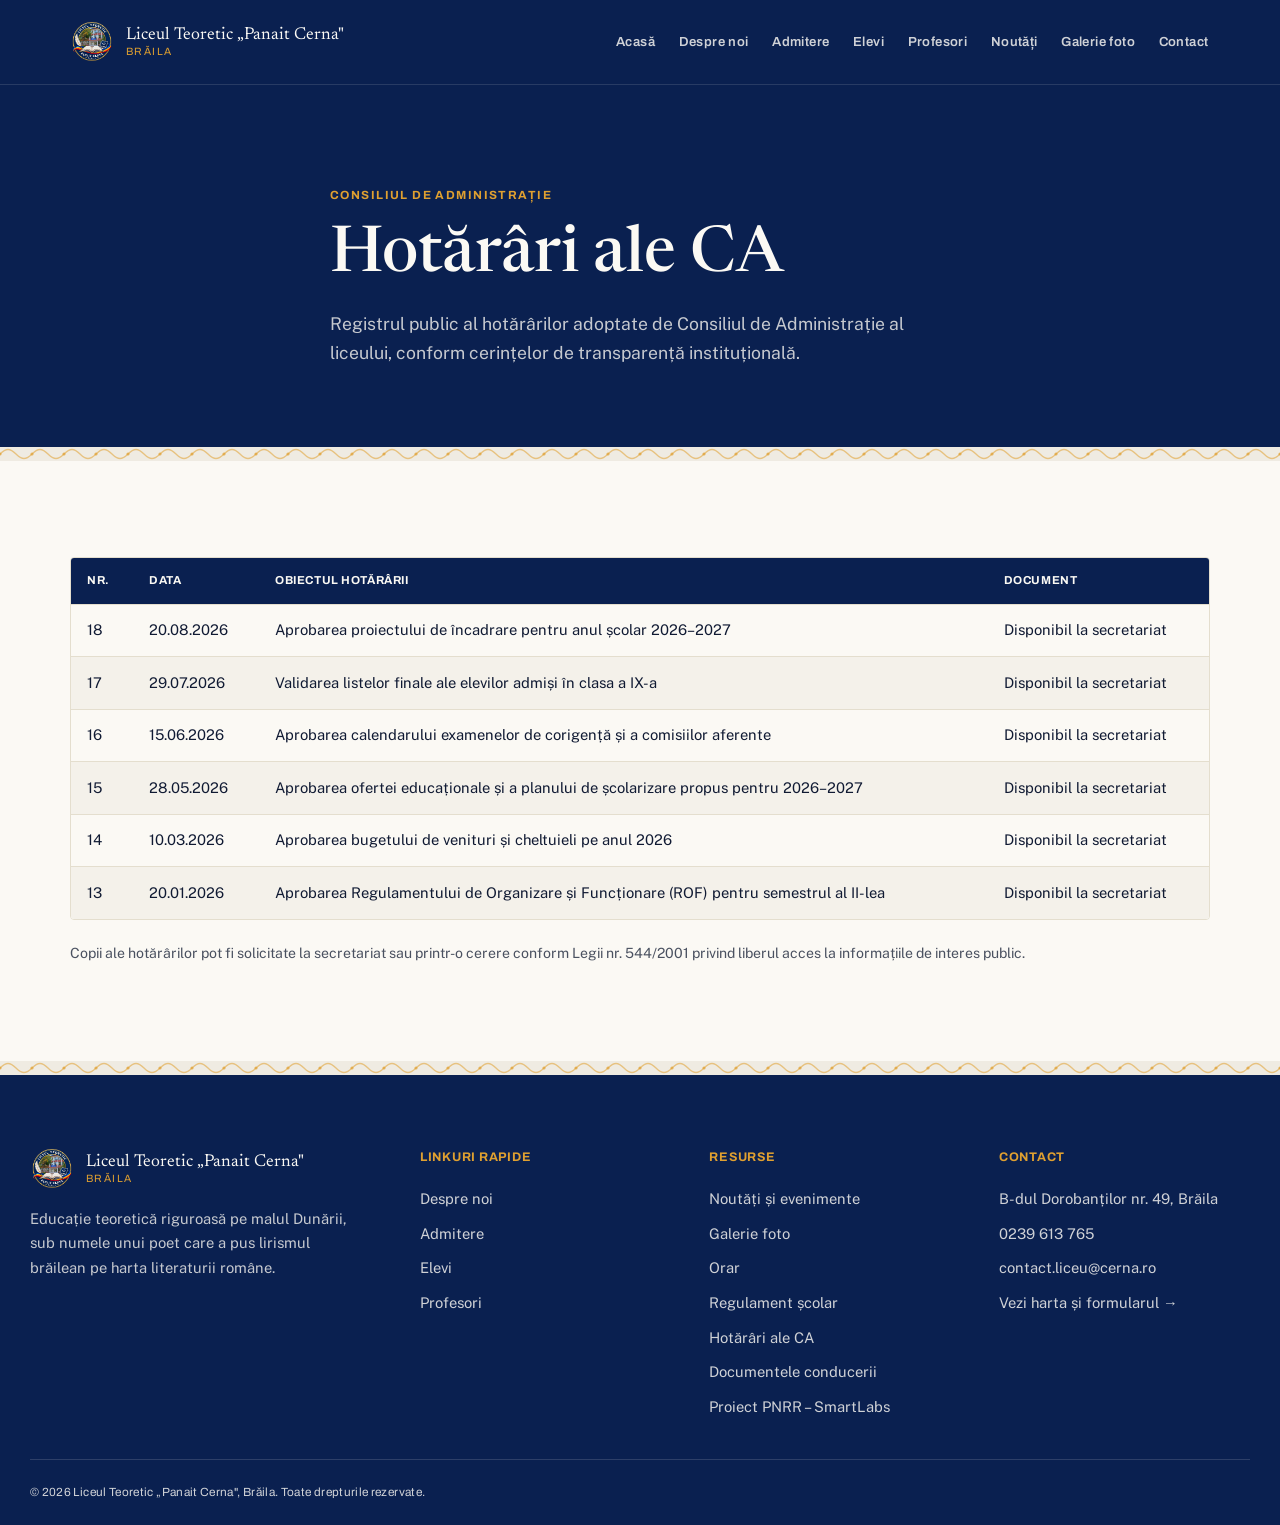
<file: hotarari-ca.html>
<!doctype html>
<html lang="ro">
<head>
<meta charset="UTF-8">
<meta name="viewport" content="width=device-width, initial-scale=1.0">
<title>Hotărâri ale Consiliului de Administrație — Liceul Teoretic „Panait Cerna" Brăila</title>
<link rel="stylesheet" href="assets/style.css">
</head>
<body>

<header class="site-header">
  <div class="container">
    <a href="index.html" class="brand">
      <img class="brand-mark" src="assets/img/sigla-liceu.png" alt="Sigla Liceului Teoretic Panait Cerna">
      <span class="brand-text">
        <span class="school">Liceul Teoretic „Panait Cerna"</span>
        <span class="city">Brăila</span>
      </span>
    </a>
    <nav class="main-nav" aria-label="Navigare principală">
      <a href="index.html">Acasă</a>
      <a href="despre-noi.html">Despre noi</a>
      <a href="admitere.html">Admitere</a>
      <a href="elevi.html">Elevi</a>
      <a href="profesori.html">Profesori</a>
      <a href="noutati.html">Noutăți</a>
      <a href="galerie.html">Galerie foto</a>
      <a href="contact.html">Contact</a>
    </nav>
    <button class="nav-toggle" aria-label="Deschide meniul" aria-expanded="false">
      <svg viewBox="0 0 24 24" fill="none" stroke="currentColor" stroke-width="2"><path d="M3 6h18M3 12h18M3 18h18" stroke-linecap="round"/></svg>
    </button>
  </div>
</header>

<main>

  <section class="page-hero">
    <div class="container" style="max-width:70ch">
      <span class="eyebrow">Consiliul de Administrație</span>
      <h1>Hotărâri ale CA</h1>
      <p class="lede">Registrul public al hotărârilor adoptate de Consiliul de Administrație al liceului, conform cerințelor de transparență instituțională.</p>
    </div>
  </section>

  <div class="ironwork"></div>

  <section class="section-alt">
    <div class="container">
      <div class="table-wrap reveal">
        <table>
          <thead>
            <tr><th>Nr.</th><th>Data</th><th>Obiectul hotărârii</th><th>Document</th></tr>
          </thead>
          <tbody>
            <tr><td>18</td><td>20.08.2026</td><td>Aprobarea proiectului de încadrare pentru anul școlar 2026–2027</td><td>Disponibil la secretariat</td></tr>
            <tr><td>17</td><td>29.07.2026</td><td>Validarea listelor finale ale elevilor admiși în clasa a IX-a</td><td>Disponibil la secretariat</td></tr>
            <tr><td>16</td><td>15.06.2026</td><td>Aprobarea calendarului examenelor de corigență și a comisiilor aferente</td><td>Disponibil la secretariat</td></tr>
            <tr><td>15</td><td>28.05.2026</td><td>Aprobarea ofertei educaționale și a planului de școlarizare propus pentru 2026–2027</td><td>Disponibil la secretariat</td></tr>
            <tr><td>14</td><td>10.03.2026</td><td>Aprobarea bugetului de venituri și cheltuieli pe anul 2026</td><td>Disponibil la secretariat</td></tr>
            <tr><td>13</td><td>20.01.2026</td><td>Aprobarea Regulamentului de Organizare și Funcționare (ROF) pentru semestrul al II-lea</td><td>Disponibil la secretariat</td></tr>
          </tbody>
        </table>
      </div>
      <p class="reveal" style="margin-top:1.4rem; font-size:.88rem; color:var(--ink-soft)">Copii ale hotărârilor pot fi solicitate la secretariat sau printr-o cerere conform Legii nr. 544/2001 privind liberul acces la informațiile de interes public.</p>
    </div>
  </section>

</main>

<div class="ironwork"></div>
<footer class="site-footer">
  <div class="container footer-grid">
    <div class="footer-about">
      <a href="index.html" class="brand">
        <img class="brand-mark" src="assets/img/sigla-liceu.png" alt="Sigla Liceului Teoretic Panait Cerna">
        <span class="brand-text">
          <span class="school">Liceul Teoretic „Panait Cerna"</span>
          <span class="city">Brăila</span>
        </span>
      </a>
      <p>Educație teoretică riguroasă pe malul Dunării, sub numele unui poet care a pus lirismul brăilean pe harta literaturii române.</p>
    </div>
    <div>
      <h4>Linkuri rapide</h4>
      <ul>
        <li><a href="despre-noi.html">Despre noi</a></li>
        <li><a href="admitere.html">Admitere</a></li>
        <li><a href="elevi.html">Elevi</a></li>
        <li><a href="profesori.html">Profesori</a></li>
      </ul>
    </div>
    <div>
      <h4>Resurse</h4>
      <ul>
        <li><a href="noutati.html">Noutăți și evenimente</a></li>
        <li><a href="galerie.html">Galerie foto</a></li>
        <li><a href="elevi.html#orar">Orar</a></li>
        <li><a href="elevi.html#regulament">Regulament școlar</a></li>
        <li><a href="hotarari-ca.html">Hotărâri ale CA</a></li>
        <li><a href="documente.html">Documentele conducerii</a></li>
        <li><a href="pnrr-smartlabs.html">Proiect PNRR – SmartLabs</a></li>
      </ul>
    </div>
    <div>
      <h4>Contact</h4>
      <ul>
        <li>B-dul Dorobanților nr. 49, Brăila</li>
        <li>0239 613 765</li>
        <li>contact.liceu@cerna.ro</li>
        <li><a href="contact.html">Vezi harta și formularul →</a></li>
      </ul>
    </div>
  </div>
  <div class="container footer-bottom">
    <span>© 2026 Liceul Teoretic „Panait Cerna", Brăila. Toate drepturile rezervate.</span>
  </div>
</footer>
<script src="assets/main.js"></script>
</body>
</html>
</file>
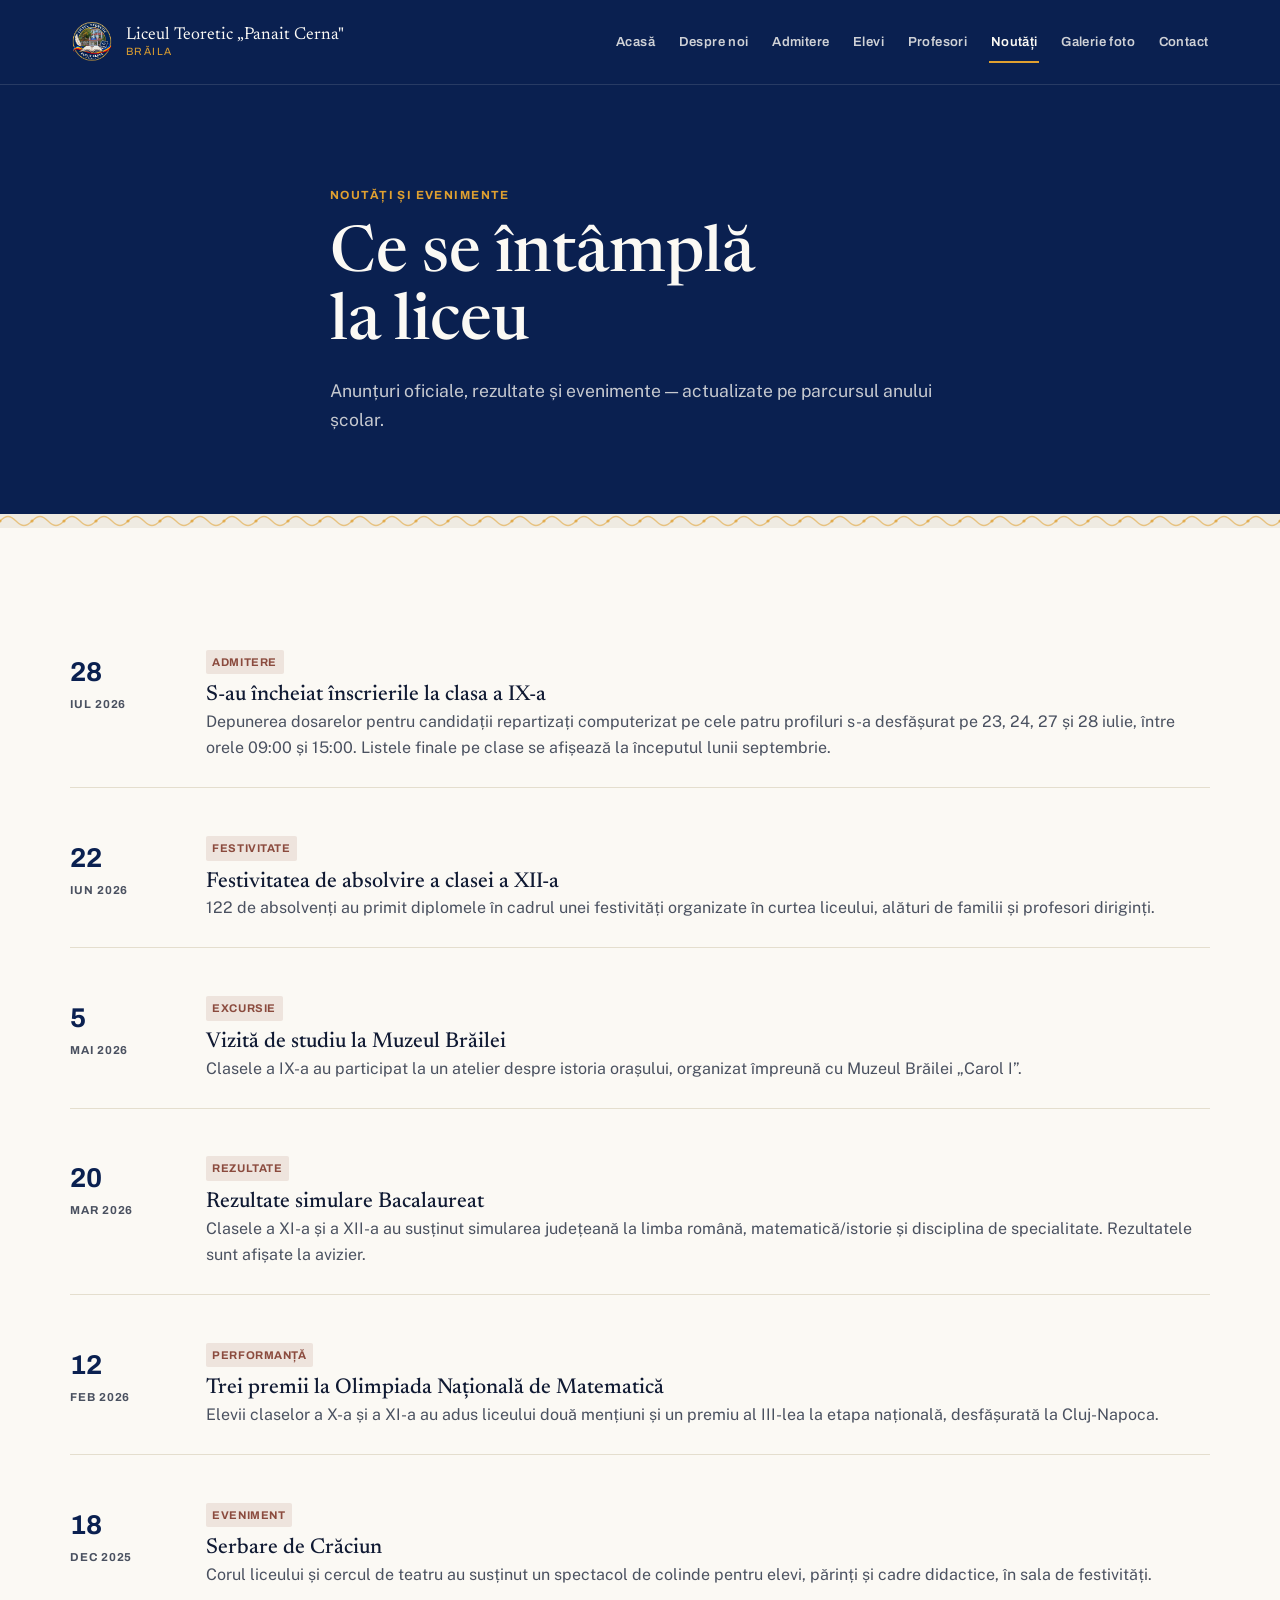
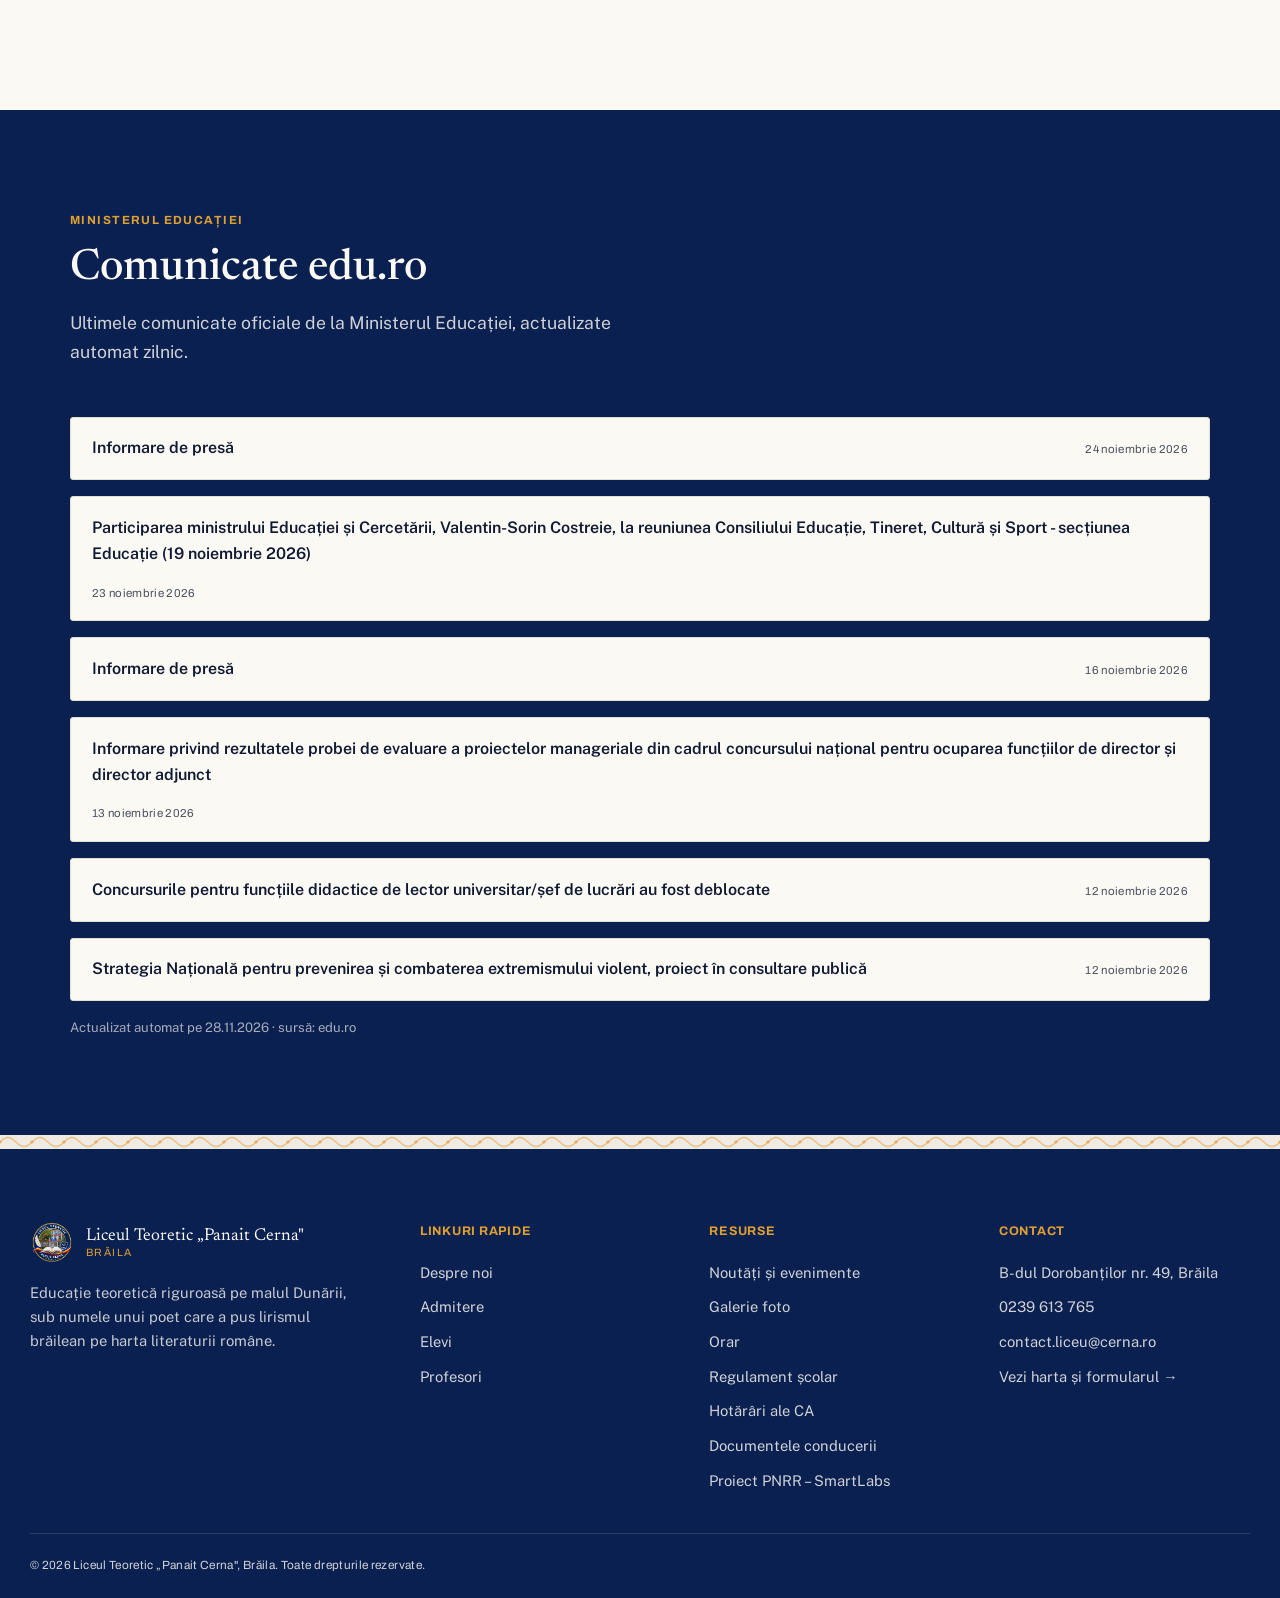
<file: noutati.html>
<!doctype html>
<html lang="ro">
<head>
<meta charset="UTF-8">
<meta name="viewport" content="width=device-width, initial-scale=1.0">
<title>Noutăți — Liceul Teoretic „Panait Cerna" Brăila</title>
<link rel="stylesheet" href="assets/style.css">
</head>
<body>

<header class="site-header">
  <div class="container">
    <a href="index.html" class="brand">
      <img class="brand-mark" src="assets/img/sigla-liceu.png" alt="Sigla Liceului Teoretic Panait Cerna">
      <span class="brand-text">
        <span class="school">Liceul Teoretic „Panait Cerna"</span>
        <span class="city">Brăila</span>
      </span>
    </a>
    <nav class="main-nav" aria-label="Navigare principală">
      <a href="index.html">Acasă</a>
      <a href="despre-noi.html">Despre noi</a>
      <a href="admitere.html">Admitere</a>
      <a href="elevi.html">Elevi</a>
      <a href="profesori.html">Profesori</a>
      <a href="noutati.html">Noutăți</a>
      <a href="galerie.html">Galerie foto</a>
      <a href="contact.html">Contact</a>
    </nav>
    <button class="nav-toggle" aria-label="Deschide meniul" aria-expanded="false">
      <svg viewBox="0 0 24 24" fill="none" stroke="currentColor" stroke-width="2"><path d="M3 6h18M3 12h18M3 18h18" stroke-linecap="round"/></svg>
    </button>
  </div>
</header>

<main>

  <section class="page-hero">
    <div class="container" style="max-width:70ch">
      <span class="eyebrow">Noutăți și evenimente</span>
      <h1>Ce se întâmplă la liceu</h1>
      <p class="lede">Anunțuri oficiale, rezultate și evenimente — actualizate pe parcursul anului școlar.</p>
    </div>
  </section>

  <div class="ironwork"></div>

  <section class="section-alt">
    <div class="container">
      <div class="news-list">

        <article class="news-row reveal">
          <div class="news-date"><span class="day">28</span><span class="month">Iul 2026</span></div>
          <div>
            <div class="news-meta" style="margin-bottom:.5rem"><span class="news-tag">Admitere</span></div>
            <h3>S-au încheiat înscrierile la clasa a IX-a</h3>
            <p style="color:var(--ink-soft)">Depunerea dosarelor pentru candidații repartizați computerizat pe cele patru profiluri s-a desfășurat pe 23, 24, 27 și 28 iulie, între orele 09:00 și 15:00. Listele finale pe clase se afișează la începutul lunii septembrie.</p>
          </div>
        </article>

        <article class="news-row reveal">
          <div class="news-date"><span class="day">22</span><span class="month">Iun 2026</span></div>
          <div>
            <div class="news-meta" style="margin-bottom:.5rem"><span class="news-tag">Festivitate</span></div>
            <h3>Festivitatea de absolvire a clasei a XII-a</h3>
            <p style="color:var(--ink-soft)">122 de absolvenți au primit diplomele în cadrul unei festivități organizate în curtea liceului, alături de familii și profesori diriginți.</p>
          </div>
        </article>

        <article class="news-row reveal">
          <div class="news-date"><span class="day">5</span><span class="month">Mai 2026</span></div>
          <div>
            <div class="news-meta" style="margin-bottom:.5rem"><span class="news-tag">Excursie</span></div>
            <h3>Vizită de studiu la Muzeul Brăilei</h3>
            <p style="color:var(--ink-soft)">Clasele a IX-a au participat la un atelier despre istoria orașului, organizat împreună cu Muzeul Brăilei „Carol I”.</p>
          </div>
        </article>

        <article class="news-row reveal">
          <div class="news-date"><span class="day">20</span><span class="month">Mar 2026</span></div>
          <div>
            <div class="news-meta" style="margin-bottom:.5rem"><span class="news-tag">Rezultate</span></div>
            <h3>Rezultate simulare Bacalaureat</h3>
            <p style="color:var(--ink-soft)">Clasele a XI-a și a XII-a au susținut simularea județeană la limba română, matematică/istorie și disciplina de specialitate. Rezultatele sunt afișate la avizier.</p>
          </div>
        </article>

        <article class="news-row reveal">
          <div class="news-date"><span class="day">12</span><span class="month">Feb 2026</span></div>
          <div>
            <div class="news-meta" style="margin-bottom:.5rem"><span class="news-tag">Performanță</span></div>
            <h3>Trei premii la Olimpiada Națională de Matematică</h3>
            <p style="color:var(--ink-soft)">Elevii claselor a X-a și a XI-a au adus liceului două mențiuni și un premiu al III-lea la etapa națională, desfășurată la Cluj-Napoca.</p>
          </div>
        </article>

        <article class="news-row reveal">
          <div class="news-date"><span class="day">18</span><span class="month">Dec 2025</span></div>
          <div>
            <div class="news-meta" style="margin-bottom:.5rem"><span class="news-tag">Eveniment</span></div>
            <h3>Serbare de Crăciun</h3>
            <p style="color:var(--ink-soft)">Corul liceului și cercul de teatru au susținut un spectacol de colinde pentru elevi, părinți și cadre didactice, în sala de festivități.</p>
          </div>
        </article>

      </div>
    </div>
  </section>

  <section class="section-deep">
    <div class="container">
      <div class="section-head reveal">
        <span class="eyebrow">Ministerul Educației</span>
        <h2>Comunicate edu.ro</h2>
        <p class="lede" style="color:color-mix(in srgb, var(--paper) 82%, transparent)">Ultimele comunicate oficiale de la Ministerul Educației, actualizate automat zilnic.</p>
      </div>
      <ul class="edu-feed reveal" id="edu-ro-feed">
        <li><span>Se încarcă...</span></li>
      </ul>
      <p class="edu-feed-note reveal" id="edu-ro-feed-note" style="color:color-mix(in srgb, var(--paper) 65%, transparent)"></p>
    </div>
  </section>

</main>

<div class="ironwork"></div>
<footer class="site-footer">
  <div class="container footer-grid">
    <div class="footer-about">
      <a href="index.html" class="brand">
        <img class="brand-mark" src="assets/img/sigla-liceu.png" alt="Sigla Liceului Teoretic Panait Cerna">
        <span class="brand-text">
          <span class="school">Liceul Teoretic „Panait Cerna"</span>
          <span class="city">Brăila</span>
        </span>
      </a>
      <p>Educație teoretică riguroasă pe malul Dunării, sub numele unui poet care a pus lirismul brăilean pe harta literaturii române.</p>
    </div>
    <div>
      <h4>Linkuri rapide</h4>
      <ul>
        <li><a href="despre-noi.html">Despre noi</a></li>
        <li><a href="admitere.html">Admitere</a></li>
        <li><a href="elevi.html">Elevi</a></li>
        <li><a href="profesori.html">Profesori</a></li>
      </ul>
    </div>
    <div>
      <h4>Resurse</h4>
      <ul>
        <li><a href="noutati.html">Noutăți și evenimente</a></li>
        <li><a href="galerie.html">Galerie foto</a></li>
        <li><a href="elevi.html#orar">Orar</a></li>
        <li><a href="elevi.html#regulament">Regulament școlar</a></li>
        <li><a href="hotarari-ca.html">Hotărâri ale CA</a></li>
        <li><a href="documente.html">Documentele conducerii</a></li>
        <li><a href="pnrr-smartlabs.html">Proiect PNRR – SmartLabs</a></li>
      </ul>
    </div>
    <div>
      <h4>Contact</h4>
      <ul>
        <li>B-dul Dorobanților nr. 49, Brăila</li>
        <li>0239 613 765</li>
        <li>contact.liceu@cerna.ro</li>
        <li><a href="contact.html">Vezi harta și formularul →</a></li>
      </ul>
    </div>
  </div>
  <div class="container footer-bottom">
    <span>© 2026 Liceul Teoretic „Panait Cerna", Brăila. Toate drepturile rezervate.</span>
  </div>
</footer>
<script src="assets/main.js"></script>
</body>
</html>
</file>
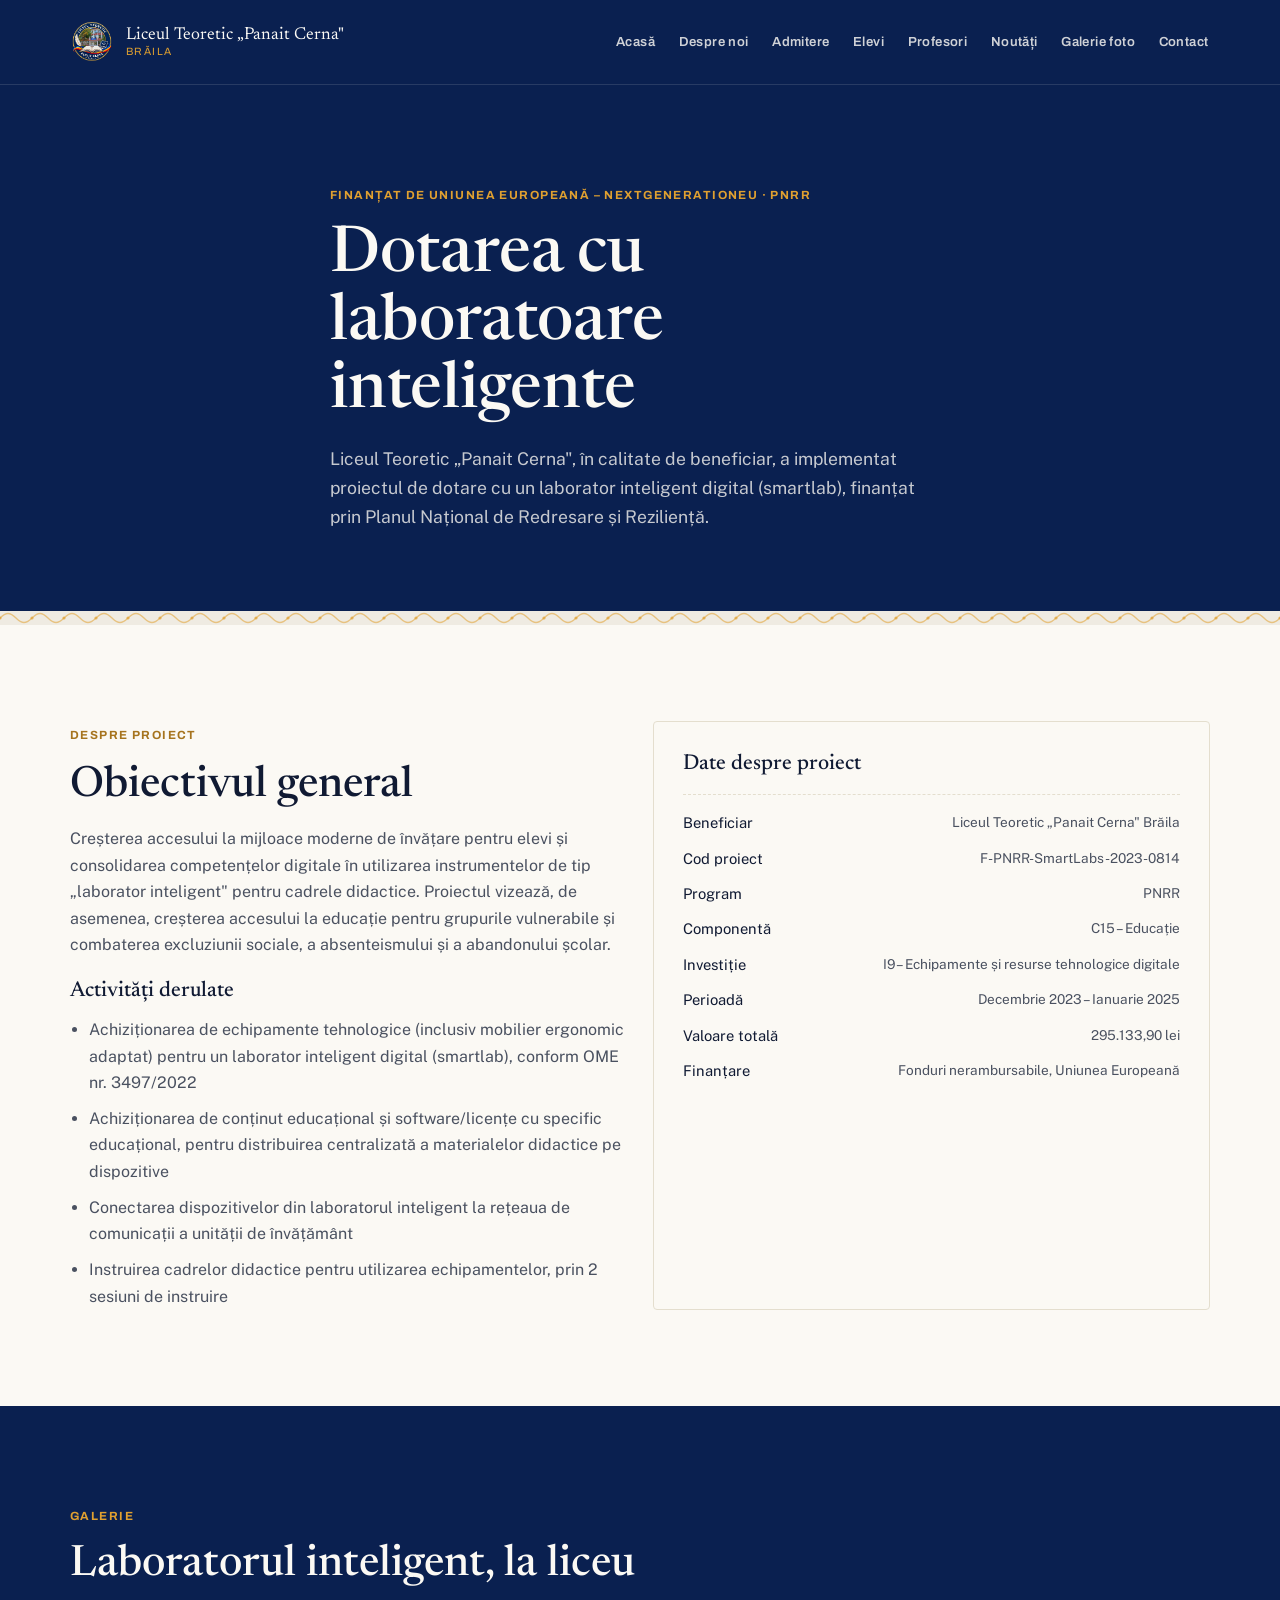
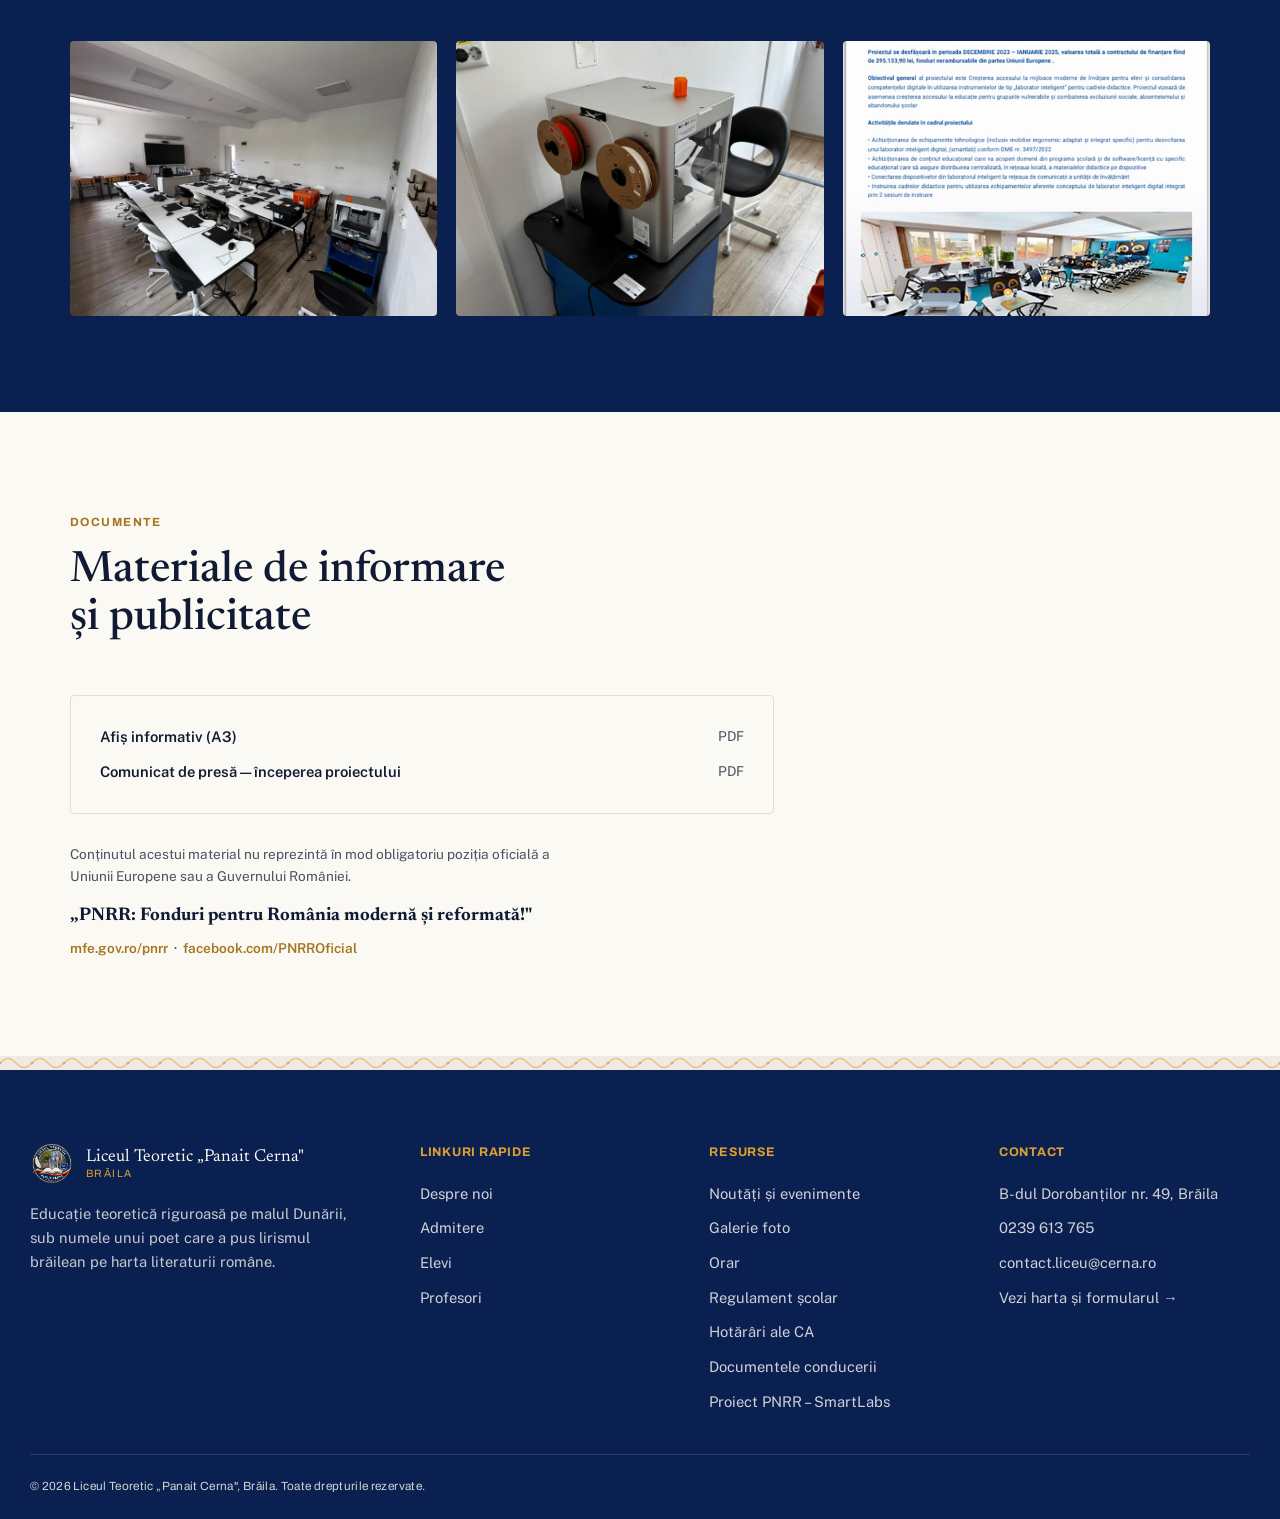
<file: pnrr-smartlabs.html>
<!doctype html>
<html lang="ro">
<head>
<meta charset="UTF-8">
<meta name="viewport" content="width=device-width, initial-scale=1.0">
<title>Proiect PNRR — Laboratoare Inteligente — Liceul Teoretic „Panait Cerna" Brăila</title>
<link rel="stylesheet" href="assets/style.css">
</head>
<body>

<header class="site-header">
  <div class="container">
    <a href="index.html" class="brand">
      <img class="brand-mark" src="assets/img/sigla-liceu.png" alt="Sigla Liceului Teoretic Panait Cerna">
      <span class="brand-text">
        <span class="school">Liceul Teoretic „Panait Cerna"</span>
        <span class="city">Brăila</span>
      </span>
    </a>
    <nav class="main-nav" aria-label="Navigare principală">
      <a href="index.html">Acasă</a>
      <a href="despre-noi.html">Despre noi</a>
      <a href="admitere.html">Admitere</a>
      <a href="elevi.html">Elevi</a>
      <a href="profesori.html">Profesori</a>
      <a href="noutati.html">Noutăți</a>
      <a href="galerie.html">Galerie foto</a>
      <a href="contact.html">Contact</a>
    </nav>
    <button class="nav-toggle" aria-label="Deschide meniul" aria-expanded="false">
      <svg viewBox="0 0 24 24" fill="none" stroke="currentColor" stroke-width="2"><path d="M3 6h18M3 12h18M3 18h18" stroke-linecap="round"/></svg>
    </button>
  </div>
</header>

<main>

  <section class="page-hero">
    <div class="container" style="max-width:70ch">
      <span class="eyebrow">Finanțat de Uniunea Europeană – NextGenerationEU · PNRR</span>
      <h1>Dotarea cu laboratoare inteligente</h1>
      <p class="lede">Liceul Teoretic „Panait Cerna", în calitate de beneficiar, a implementat proiectul de dotare cu un laborator inteligent digital (smartlab), finanțat prin Planul Național de Redresare și Reziliență.</p>
    </div>
  </section>

  <div class="ironwork"></div>

  <section class="section-alt">
    <div class="container">
      <div class="grid-2">
        <div class="reveal">
          <span class="eyebrow" style="color:var(--brass-deep)">Despre proiect</span>
          <h2 style="margin:.9rem 0 1rem">Obiectivul general</h2>
          <p style="color:var(--ink-soft); margin-bottom:1.2rem">Creșterea accesului la mijloace moderne de învățare pentru elevi și consolidarea competențelor digitale în utilizarea instrumentelor de tip „laborator inteligent" pentru cadrele didactice. Proiectul vizează, de asemenea, creșterea accesului la educație pentru grupurile vulnerabile și combaterea excluziunii sociale, a absenteismului și a abandonului școlar.</p>
          <h3 style="margin-bottom:.8rem">Activități derulate</h3>
          <ul style="margin:0; padding-left:1.2rem; color:var(--ink-soft); display:flex; flex-direction:column; gap:.6rem">
            <li>Achiziționarea de echipamente tehnologice (inclusiv mobilier ergonomic adaptat) pentru un laborator inteligent digital (smartlab), conform OME nr. 3497/2022</li>
            <li>Achiziționarea de conținut educațional și software/licențe cu specific educațional, pentru distribuirea centralizată a materialelor didactice pe dispozitive</li>
            <li>Conectarea dispozitivelor din laboratorul inteligent la rețeaua de comunicații a unității de învățământ</li>
            <li>Instruirea cadrelor didactice pentru utilizarea echipamentelor, prin 2 sesiuni de instruire</li>
          </ul>
        </div>
        <div class="dept reveal">
          <h3>Date despre proiect</h3>
          <ul>
            <li><span>Beneficiar</span><span>Liceul Teoretic „Panait Cerna" Brăila</span></li>
            <li><span>Cod proiect</span><span>F-PNRR-SmartLabs-2023-0814</span></li>
            <li><span>Program</span><span>PNRR</span></li>
            <li><span>Componentă</span><span>C15 – Educație</span></li>
            <li><span>Investiție</span><span>I9 – Echipamente și resurse tehnologice digitale</span></li>
            <li><span>Perioadă</span><span>Decembrie 2023 – Ianuarie 2025</span></li>
            <li><span>Valoare totală</span><span>295.133,90 lei</span></li>
            <li><span>Finanțare</span><span>Fonduri nerambursabile, Uniunea Europeană</span></li>
          </ul>
        </div>
      </div>
    </div>
  </section>

  <section class="section-deep">
    <div class="container">
      <div class="section-head reveal">
        <span class="eyebrow">Galerie</span>
        <h2>Laboratorul inteligent, la liceu</h2>
      </div>
      <div class="gallery-grid reveal">
        <div class="gallery-tile" style="background:#111"><img src="assets/img/pnrr-smartlabs-3.jpg" alt="Laboratorul inteligent (smartlab) dotat prin proiectul PNRR" style="position:absolute; inset:0; width:100%; height:100%; object-fit:cover; z-index:-1"></div>
        <div class="gallery-tile" style="background:#111"><img src="assets/img/pnrr-smartlabs-4.jpg" alt="Echipamente digitale din laboratorul inteligent" style="position:absolute; inset:0; width:100%; height:100%; object-fit:cover; z-index:-1"></div>
        <div class="gallery-tile" style="background:#111"><img src="assets/img/pnrr-smartlabs-2.jpg" alt="Anunțul proiectului SmartLabs la Liceul Panait Cerna" style="position:absolute; inset:0; width:100%; height:100%; object-fit:cover; z-index:-1"></div>
      </div>
    </div>
  </section>

  <section class="section-alt">
    <div class="container">
      <div class="section-head reveal">
        <span class="eyebrow">Documente</span>
        <h2>Materiale de informare și publicitate</h2>
      </div>
      <div class="dept reveal" style="max-width:44rem">
        <ul>
          <li><span><a href="assets/docs/pnrr-smartlabs-afis.pdf" target="_blank" rel="noopener">Afiș informativ (A3)</a></span><span>PDF</span></li>
          <li><span><a href="assets/docs/pnrr-smartlabs-comunicat-incepere.pdf" target="_blank" rel="noopener">Comunicat de presă — începerea proiectului</a></span><span>PDF</span></li>
        </ul>
      </div>
      <p class="reveal" style="margin-top:1.8rem; font-size:.85rem; color:var(--ink-soft); max-width:60ch">Conținutul acestui material nu reprezintă în mod obligatoriu poziția oficială a Uniunii Europene sau a Guvernului României.</p>
      <p class="reveal" style="margin-top:.8rem; font-weight:700; font-family:var(--font-display); font-size:1.15rem">„PNRR: Fonduri pentru România modernă și reformată!"</p>
      <p class="reveal" style="margin-top:.4rem; font-size:.85rem;">
        <a href="https://mfe.gov.ro/pnrr/" target="_blank" rel="noopener" style="color:var(--brass-deep); font-weight:600">mfe.gov.ro/pnrr</a>
        &nbsp;·&nbsp;
        <a href="https://www.facebook.com/PNRROficial/" target="_blank" rel="noopener" style="color:var(--brass-deep); font-weight:600">facebook.com/PNRROficial</a>
      </p>
    </div>
  </section>

</main>

<div class="ironwork"></div>
<footer class="site-footer">
  <div class="container footer-grid">
    <div class="footer-about">
      <a href="index.html" class="brand">
        <img class="brand-mark" src="assets/img/sigla-liceu.png" alt="Sigla Liceului Teoretic Panait Cerna">
        <span class="brand-text">
          <span class="school">Liceul Teoretic „Panait Cerna"</span>
          <span class="city">Brăila</span>
        </span>
      </a>
      <p>Educație teoretică riguroasă pe malul Dunării, sub numele unui poet care a pus lirismul brăilean pe harta literaturii române.</p>
    </div>
    <div>
      <h4>Linkuri rapide</h4>
      <ul>
        <li><a href="despre-noi.html">Despre noi</a></li>
        <li><a href="admitere.html">Admitere</a></li>
        <li><a href="elevi.html">Elevi</a></li>
        <li><a href="profesori.html">Profesori</a></li>
      </ul>
    </div>
    <div>
      <h4>Resurse</h4>
      <ul>
        <li><a href="noutati.html">Noutăți și evenimente</a></li>
        <li><a href="galerie.html">Galerie foto</a></li>
        <li><a href="elevi.html#orar">Orar</a></li>
        <li><a href="elevi.html#regulament">Regulament școlar</a></li>
        <li><a href="hotarari-ca.html">Hotărâri ale CA</a></li>
        <li><a href="documente.html">Documentele conducerii</a></li>
        <li><a href="pnrr-smartlabs.html">Proiect PNRR – SmartLabs</a></li>
      </ul>
    </div>
    <div>
      <h4>Contact</h4>
      <ul>
        <li>B-dul Dorobanților nr. 49, Brăila</li>
        <li>0239 613 765</li>
        <li>contact.liceu@cerna.ro</li>
        <li><a href="contact.html">Vezi harta și formularul →</a></li>
      </ul>
    </div>
  </div>
  <div class="container footer-bottom">
    <span>© 2026 Liceul Teoretic „Panait Cerna", Brăila. Toate drepturile rezervate.</span>
  </div>
</footer>
<script src="assets/main.js"></script>
</body>
</html>
</file>
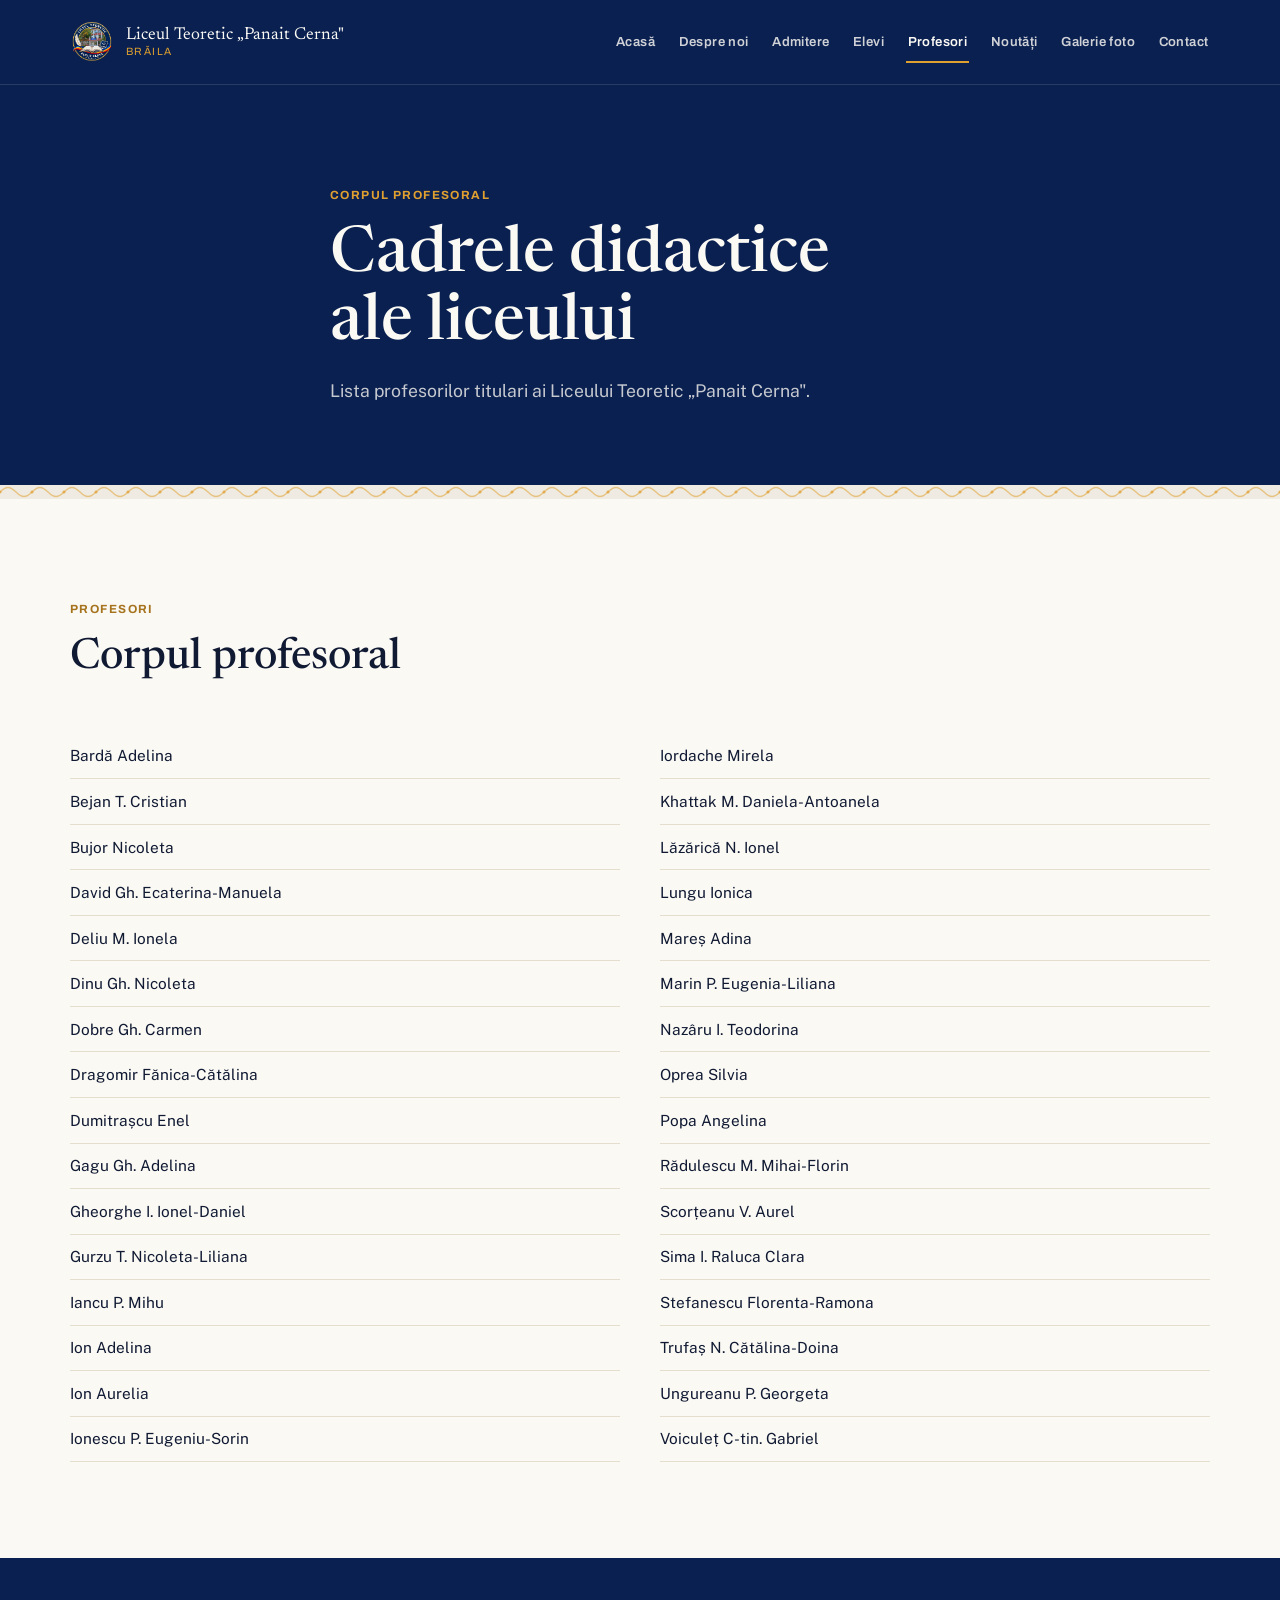
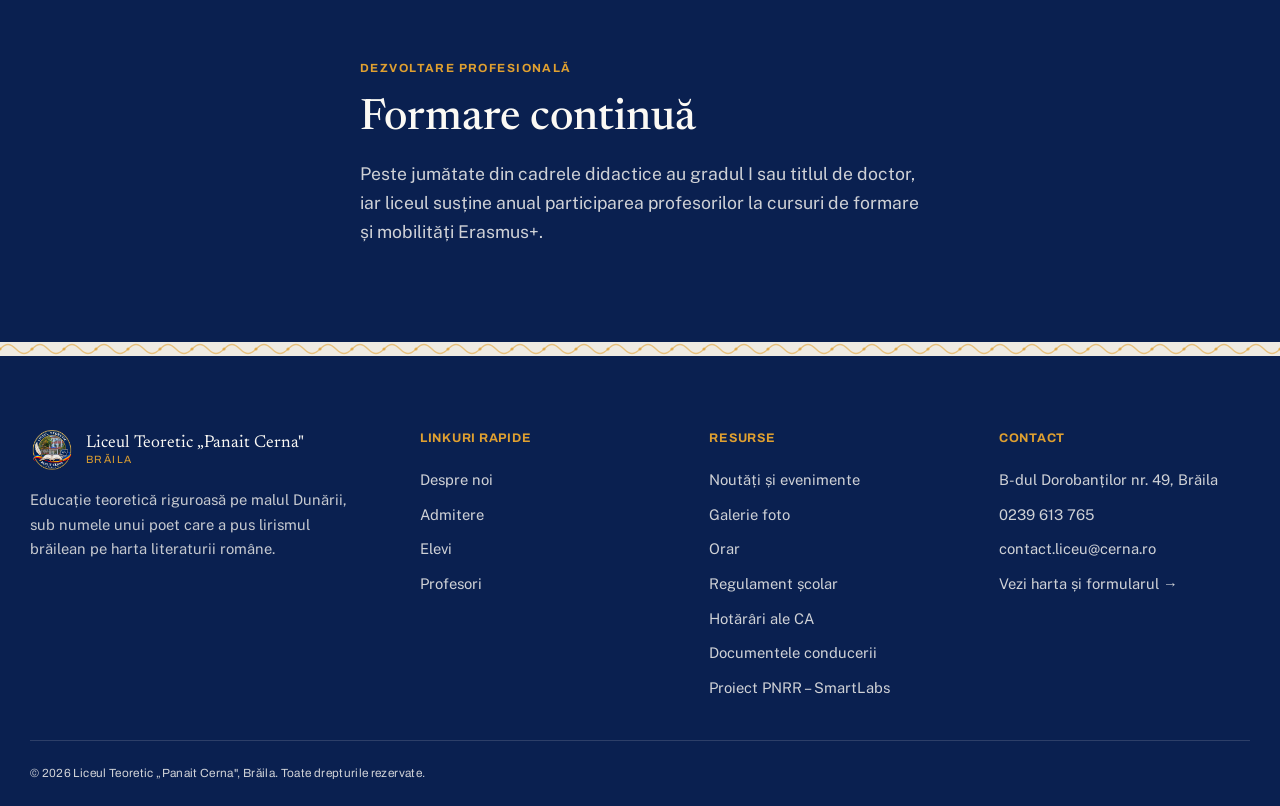
<file: profesori.html>
<!doctype html>
<html lang="ro">
<head>
<meta charset="UTF-8">
<meta name="viewport" content="width=device-width, initial-scale=1.0">
<title>Profesori — Liceul Teoretic „Panait Cerna" Brăila</title>
<link rel="stylesheet" href="assets/style.css">
</head>
<body>

<header class="site-header">
  <div class="container">
    <a href="index.html" class="brand">
      <img class="brand-mark" src="assets/img/sigla-liceu.png" alt="Sigla Liceului Teoretic Panait Cerna">
      <span class="brand-text">
        <span class="school">Liceul Teoretic „Panait Cerna"</span>
        <span class="city">Brăila</span>
      </span>
    </a>
    <nav class="main-nav" aria-label="Navigare principală">
      <a href="index.html">Acasă</a>
      <a href="despre-noi.html">Despre noi</a>
      <a href="admitere.html">Admitere</a>
      <a href="elevi.html">Elevi</a>
      <a href="profesori.html">Profesori</a>
      <a href="noutati.html">Noutăți</a>
      <a href="galerie.html">Galerie foto</a>
      <a href="contact.html">Contact</a>
    </nav>
    <button class="nav-toggle" aria-label="Deschide meniul" aria-expanded="false">
      <svg viewBox="0 0 24 24" fill="none" stroke="currentColor" stroke-width="2"><path d="M3 6h18M3 12h18M3 18h18" stroke-linecap="round"/></svg>
    </button>
  </div>
</header>

<main>

  <section class="page-hero">
    <div class="container" style="max-width:70ch">
      <span class="eyebrow">Corpul profesoral</span>
      <h1>Cadrele didactice ale liceului</h1>
      <p class="lede">Lista profesorilor titulari ai Liceului Teoretic „Panait Cerna".</p>
    </div>
  </section>

  <div class="ironwork"></div>

  <section class="section-alt">
    <div class="container">
      <div class="section-head reveal">
        <span class="eyebrow">Profesori</span>
        <h2>Corpul profesoral</h2>
      </div>
      <ul class="staff-list reveal">
        <li>Bardă Adelina</li>
        <li>Bejan T. Cristian</li>
        <li>Bujor Nicoleta</li>
        <li>David Gh. Ecaterina-Manuela</li>
        <li>Deliu M. Ionela</li>
        <li>Dinu Gh. Nicoleta</li>
        <li>Dobre Gh. Carmen</li>
        <li>Dragomir Fănica-Cătălina</li>
        <li>Dumitrașcu Enel</li>
        <li>Gagu Gh. Adelina</li>
        <li>Gheorghe I. Ionel-Daniel</li>
        <li>Gurzu T. Nicoleta-Liliana</li>
        <li>Iancu P. Mihu</li>
        <li>Ion Adelina</li>
        <li>Ion Aurelia</li>
        <li>Ionescu P. Eugeniu-Sorin</li>
        <li>Iordache Mirela</li>
        <li>Khattak M. Daniela-Antoanela</li>
        <li>Lăzărică N. Ionel</li>
        <li>Lungu Ionica</li>
        <li>Mareș Adina</li>
        <li>Marin P. Eugenia-Liliana</li>
        <li>Nazâru I. Teodorina</li>
        <li>Oprea Silvia</li>
        <li>Popa Angelina</li>
        <li>Rădulescu M. Mihai-Florin</li>
        <li>Scorțeanu V. Aurel</li>
        <li>Sima I. Raluca Clara</li>
        <li>Stefanescu Florenta-Ramona</li>
        <li>Trufaș N. Cătălina-Doina</li>
        <li>Ungureanu P. Georgeta</li>
        <li>Voiculeț C-tin. Gabriel</li>
      </ul>
    </div>
  </section>

  <section class="section-deep">
    <div class="container" style="max-width:64ch">
      <span class="eyebrow">Dezvoltare profesională</span>
      <h2 style="margin:.9rem 0 1rem">Formare continuă</h2>
      <p class="lede" style="color:color-mix(in srgb, var(--paper) 82%, transparent)">Peste jumătate din cadrele didactice au gradul I sau titlul de doctor, iar liceul susține anual participarea profesorilor la cursuri de formare și mobilități Erasmus+.</p>
    </div>
  </section>

</main>

<div class="ironwork"></div>
<footer class="site-footer">
  <div class="container footer-grid">
    <div class="footer-about">
      <a href="index.html" class="brand">
        <img class="brand-mark" src="assets/img/sigla-liceu.png" alt="Sigla Liceului Teoretic Panait Cerna">
        <span class="brand-text">
          <span class="school">Liceul Teoretic „Panait Cerna"</span>
          <span class="city">Brăila</span>
        </span>
      </a>
      <p>Educație teoretică riguroasă pe malul Dunării, sub numele unui poet care a pus lirismul brăilean pe harta literaturii române.</p>
    </div>
    <div>
      <h4>Linkuri rapide</h4>
      <ul>
        <li><a href="despre-noi.html">Despre noi</a></li>
        <li><a href="admitere.html">Admitere</a></li>
        <li><a href="elevi.html">Elevi</a></li>
        <li><a href="profesori.html">Profesori</a></li>
      </ul>
    </div>
    <div>
      <h4>Resurse</h4>
      <ul>
        <li><a href="noutati.html">Noutăți și evenimente</a></li>
        <li><a href="galerie.html">Galerie foto</a></li>
        <li><a href="elevi.html#orar">Orar</a></li>
        <li><a href="elevi.html#regulament">Regulament școlar</a></li>
        <li><a href="hotarari-ca.html">Hotărâri ale CA</a></li>
        <li><a href="documente.html">Documentele conducerii</a></li>
        <li><a href="pnrr-smartlabs.html">Proiect PNRR – SmartLabs</a></li>
      </ul>
    </div>
    <div>
      <h4>Contact</h4>
      <ul>
        <li>B-dul Dorobanților nr. 49, Brăila</li>
        <li>0239 613 765</li>
        <li>contact.liceu@cerna.ro</li>
        <li><a href="contact.html">Vezi harta și formularul →</a></li>
      </ul>
    </div>
  </div>
  <div class="container footer-bottom">
    <span>© 2026 Liceul Teoretic „Panait Cerna", Brăila. Toate drepturile rezervate.</span>
  </div>
</footer>
<script src="assets/main.js"></script>
</body>
</html>
</file>
<file: assets/style.css>
/* =========================================================
   Liceul Teoretic „Panait Cerna" — Brăila
   Sistem de design: petrol de Dunăre + alamă + piatră
========================================================= */

@import url('https://fonts.googleapis.com/css2?family=Newsreader:ital,opsz,wght@0,6..72,400;0,6..72,500;0,6..72,600;1,6..72,500&family=Public+Sans:wght@400;500;600;700&family=Archivo:wght@600;700&display=swap');

:root{
  --teal-deep:#0A2050;
  --teal:#123B7A;
  --teal-tint:#132C5C;
  --brass:#E0A030;
  --brass-deep:#A6741E;
  --terracotta:#8B4B3E;
  --stone:#EFEBE2;
  --stone-dim:#E4DECE;
  --ink:#101A33;
  --ink-soft:#4A5160;
  --paper:#FBF9F4;

  --font-display:'Newsreader', Georgia, 'Times New Roman', serif;
  --font-body:'Public Sans', 'Segoe UI', sans-serif;
  --font-label:'Archivo', 'Segoe UI', sans-serif;

  --container:1220px;
  --nav-h:84px;
}

*,*::before,*::after{ box-sizing:border-box; }
html{ scroll-behavior:smooth; scroll-padding-top:var(--nav-h); }
@media (prefers-reduced-motion:reduce){ html{ scroll-behavior:auto; } }

body{
  margin:0;
  background:var(--stone);
  color:var(--ink);
  font-family:var(--font-body);
  font-size:16px;
  line-height:1.65;
  -webkit-font-smoothing:antialiased;
}

img,svg{ display:block; max-width:100%; }
a{ color:inherit; text-decoration:none; }

h1,h2,h3,h4{ font-family:var(--font-display); font-weight:500; margin:0; text-wrap:balance; }
h1{ font-size:clamp(2.4rem,5vw,4rem); line-height:1.06; }
h2{ font-size:clamp(1.9rem,3.4vw,2.7rem); line-height:1.12; }
h3{ font-size:1.35rem; line-height:1.25; }
p{ margin:0; }

.lede{ font-size:1.1rem; color:var(--ink-soft); max-width:56ch; }

.eyebrow{
  font-family:var(--font-label);
  font-weight:700;
  font-size:.74rem;
  letter-spacing:.12em;
  text-transform:uppercase;
  display:inline-flex;
  align-items:center;
  gap:.6em;
}

.container{ max-width:var(--container); margin:0 auto; padding:0 clamp(1.2rem,4vw,2.5rem); }

.visually-hidden{
  position:absolute; width:1px; height:1px; overflow:hidden;
  clip:rect(0 0 0 0); white-space:nowrap; border:0; padding:0; margin:-1px;
}

:focus-visible{ outline:3px solid var(--brass); outline-offset:3px; }

/* ---------- ironwork divider (signature motif) ---------- */
.ironwork{
  height:14px;
  background-image:url("data:image/svg+xml,%3Csvg xmlns='http://www.w3.org/2000/svg' width='64' height='14' viewBox='0 0 64 14'%3E%3Cpath d='M0,7 C6,1 10,1 16,7 C22,13 26,13 32,7 C38,1 42,1 48,7 C54,13 58,13 64,7' fill='none' stroke='%23E0A030' stroke-width='1.4' opacity='0.55'/%3E%3Ccircle cx='0' cy='7' r='1.6' fill='%23E0A030' opacity='0.7'/%3E%3Ccircle cx='32' cy='7' r='1.6' fill='%23E0A030' opacity='0.7'/%3E%3Ccircle cx='64' cy='7' r='1.6' fill='%23E0A030' opacity='0.7'/%3E%3C/svg%3E");
  background-repeat:repeat-x;
  background-size:64px 14px;
  background-position:center;
}
.ironwork--dim{ opacity:.6; }

/* ---------- buttons ---------- */
.btn{
  display:inline-flex; align-items:center; gap:.6em;
  font-family:var(--font-label); font-weight:700;
  font-size:.82rem; letter-spacing:.05em; text-transform:uppercase;
  padding:.95em 1.6em; border-radius:3px;
  border:1.5px solid transparent;
  transition:transform .16s ease, background .16s ease, color .16s ease, border-color .16s ease;
  cursor:pointer;
}
.btn:hover{ transform:translateY(-2px); }
.btn--brass{ background:var(--brass); color:var(--teal-deep); border-color:var(--brass); }
.btn--brass:hover{ background:var(--paper); color:var(--teal-deep); border-color:var(--paper); }
.btn--outline{ background:transparent; color:var(--paper); border-color:color-mix(in srgb, var(--paper) 50%, transparent); }
.btn--outline:hover{ background:var(--paper); color:var(--teal-deep); border-color:var(--paper); }
.btn--outline-ink{ background:transparent; color:var(--ink); border-color:color-mix(in srgb, var(--ink) 35%, transparent); }
.btn--outline-ink:hover{ background:var(--ink); color:var(--paper); border-color:var(--ink); }

/* ---------- header / nav ---------- */
.site-header{
  position:sticky; top:0; z-index:100;
  background:var(--teal-deep);
  border-bottom:1px solid color-mix(in srgb, var(--paper) 12%, transparent);
}
.site-header .container{
  height:var(--nav-h);
  display:flex; align-items:center; justify-content:space-between; gap:1.5rem;
}
.brand{ display:flex; align-items:center; gap:.75rem; color:var(--paper); }
.brand-mark{ width:44px; height:44px; flex:none; object-fit:contain; }
.brand-text{ display:flex; flex-direction:column; line-height:1.15; }
.brand-text .school{ font-family:var(--font-display); font-size:1.08rem; }
.brand-text .city{ font-family:var(--font-label); font-size:.66rem; letter-spacing:.14em; text-transform:uppercase; color:var(--brass); }

.main-nav{ display:flex; align-items:center; gap:clamp(.9rem,1.6vw,1.7rem); }
.main-nav a{
  font-family:var(--font-label); font-weight:600; font-size:.82rem;
  letter-spacing:.03em; color:color-mix(in srgb, var(--paper) 82%, transparent);
  padding:.4rem .1rem; position:relative;
}
.main-nav a::after{
  content:''; position:absolute; left:0; right:0; bottom:-4px; height:2px;
  background:var(--brass); transform:scaleX(0); transition:transform .18s ease;
}
.main-nav a:hover{ color:var(--paper); }
.main-nav a:hover::after,
.main-nav a[aria-current="page"]::after{ transform:scaleX(1); }
.main-nav a[aria-current="page"]{ color:var(--paper); }

.nav-toggle{
  display:none; background:transparent; border:1.5px solid color-mix(in srgb, var(--paper) 40%, transparent);
  border-radius:3px; width:42px; height:38px; align-items:center; justify-content:center;
  color:var(--paper); cursor:pointer;
}
.nav-toggle svg{ width:20px; height:20px; }

@media (max-width:980px){
  .main-nav{
    position:absolute; top:var(--nav-h); left:0; right:0;
    background:var(--teal-deep); flex-direction:column; align-items:stretch;
    padding:.5rem 0 1.2rem; gap:0;
    border-bottom:1px solid color-mix(in srgb, var(--paper) 14%, transparent);
    display:none;
  }
  .main-nav.is-open{ display:flex; }
  .main-nav a{ padding:.85rem clamp(1.2rem,4vw,2.5rem); }
  .main-nav a::after{ display:none; }
  .main-nav a[aria-current="page"]{ background:color-mix(in srgb, var(--paper) 8%, transparent); color:var(--brass); }
  .nav-toggle{ display:inline-flex; }
}

/* ---------- page hero ---------- */
.page-hero{ background:var(--teal-deep); color:var(--paper); padding:clamp(3.5rem,8vw,6rem) 0 clamp(3rem,7vw,5rem); }
.page-hero .eyebrow{ color:var(--brass); margin-bottom:1.1rem; }
.page-hero h1{ margin-bottom:1.1rem; max-width:24ch; }
.page-hero .lede{ color:color-mix(in srgb, var(--paper) 78%, transparent); }
.page-hero .hero-actions{ display:flex; flex-wrap:wrap; gap:.9rem; margin-top:1.8rem; }

.hero-home{ padding-top:clamp(4.5rem,10vw,7rem); }
.hero-home .container{ display:grid; grid-template-columns:1.25fr .85fr; gap:clamp(2rem,5vw,3.5rem); align-items:center; }
@media (max-width:900px){ .hero-home .container{ grid-template-columns:1fr; } }

.hero-emblem{ display:flex; justify-content:center; }
.hero-emblem img, .hero-emblem svg{ width:min(300px,78%); filter:drop-shadow(0 12px 28px rgba(0,0,0,.35)); }

/* ---------- sections ---------- */
section{ padding:clamp(4rem,8vw,6rem) 0; }
.section-alt{ background:var(--paper); }
.section-deep{ background:var(--teal-deep); color:var(--paper); }
.section-deep .eyebrow{ color:var(--brass); }
.section-head{ max-width:60ch; margin-bottom:clamp(2.2rem,5vw,3.2rem); }
.section-head .eyebrow{ color:var(--brass-deep); margin-bottom:.9rem; }
.section-deep .section-head .eyebrow{ color:var(--brass); }
.section-head h2{ margin-bottom:.9rem; }

/* ---------- stat row ---------- */
.stat-row{ display:grid; grid-template-columns:repeat(4,1fr); gap:1.5rem; }
@media (max-width:760px){ .stat-row{ grid-template-columns:repeat(2,1fr); } }
.stat{ border-left:2px solid var(--brass); padding-left:1rem; }
.stat .num{ font-family:var(--font-display); font-size:clamp(1.8rem,3.4vw,2.6rem); display:block; }
.stat .label{ font-family:var(--font-label); font-size:.72rem; letter-spacing:.06em; text-transform:uppercase; color:var(--ink-soft); }
.section-deep .stat .label{ color:color-mix(in srgb, var(--paper) 70%, transparent); }

/* ---------- cards ---------- */
.grid-3{ display:grid; grid-template-columns:repeat(3,1fr); gap:1.6rem; }
.grid-2{ display:grid; grid-template-columns:repeat(2,1fr); gap:1.6rem; }
.grid-4{ display:grid; grid-template-columns:repeat(4,1fr); gap:1.2rem; }
@media (max-width:860px){ .grid-3{ grid-template-columns:1fr; } .grid-2{ grid-template-columns:1fr; } .grid-4{ grid-template-columns:repeat(2,1fr); } }
@media (max-width:520px){ .grid-4{ grid-template-columns:1fr; } }

.card{
  background:var(--paper); border:1px solid var(--stone-dim);
  border-radius:4px; padding:1.9rem 1.7rem;
}
.card .icon{ width:38px; height:38px; color:var(--brass-deep); margin-bottom:1.1rem; }
.card h3{ margin-bottom:.65rem; }
.card p{ color:var(--ink-soft); font-size:.96rem; }

.section-deep .card{ background:var(--teal-tint); border-color:color-mix(in srgb, var(--paper) 14%, transparent); }
.section-deep .card .icon{ color:var(--brass); }
.section-deep .card p{ color:color-mix(in srgb, var(--paper) 78%, transparent); }

/* ---------- news / article cards ---------- */
.news-grid{ display:grid; grid-template-columns:repeat(3,1fr); gap:1.6rem; }
@media (max-width:900px){ .news-grid{ grid-template-columns:1fr; } }
.news-card{ background:var(--paper); border:1px solid var(--stone-dim); border-radius:4px; overflow:hidden; display:flex; flex-direction:column; }
.news-thumb{ height:120px; display:flex; align-items:center; justify-content:center; }
.news-thumb svg{ width:56px; height:56px; }
.news-body{ padding:1.5rem 1.5rem 1.7rem; display:flex; flex-direction:column; gap:.7rem; flex:1; }
.news-meta{ display:flex; align-items:center; gap:.7rem; font-family:var(--font-label); font-size:.7rem; letter-spacing:.05em; text-transform:uppercase; color:var(--ink-soft); }
.news-tag{ background:color-mix(in srgb, var(--terracotta) 12%, transparent); color:var(--terracotta); padding:.25em .6em; border-radius:2px; font-weight:700; }
.news-body h3{ font-size:1.15rem; }
.news-body p{ color:var(--ink-soft); font-size:.92rem; }
.news-link{ font-family:var(--font-label); font-weight:700; font-size:.78rem; letter-spacing:.04em; text-transform:uppercase; color:var(--brass-deep); margin-top:auto; }
.news-link:hover{ color:var(--terracotta); }

.news-list{ display:flex; flex-direction:column; gap:1.4rem; }
.news-row{ display:grid; grid-template-columns:110px 1fr; gap:1.6rem; padding:1.6rem 0; border-bottom:1px solid var(--stone-dim); }
.news-row:last-child{ border-bottom:none; }
@media (max-width:640px){ .news-row{ grid-template-columns:1fr; gap:.6rem; } }
.news-date{ font-family:var(--font-label); font-weight:700; }
.news-date .day{ display:block; font-size:1.7rem; color:var(--teal-deep); }
.news-date .month{ display:block; font-size:.72rem; letter-spacing:.08em; text-transform:uppercase; color:var(--ink-soft); }

/* ---------- timeline (istoric / calendar) ---------- */
.timeline{ position:relative; padding-left:2.2rem; border-left:2px solid var(--stone-dim); display:flex; flex-direction:column; gap:2.2rem; }
.timeline-item{ position:relative; }
.timeline-item::before{
  content:''; position:absolute; left:-2.2rem; top:.35rem; width:12px; height:12px;
  background:var(--brass); border-radius:50%; border:3px solid var(--stone);
}
.section-deep .timeline{ border-color:color-mix(in srgb, var(--paper) 22%, transparent); }
.section-deep .timeline-item::before{ border-color:var(--teal-deep); }
.timeline-item .year{ font-family:var(--font-label); font-weight:700; color:var(--brass-deep); letter-spacing:.04em; display:block; margin-bottom:.35rem; }
.section-deep .timeline-item .year{ color:var(--brass); }
.timeline-item p{ color:var(--ink-soft); max-width:60ch; }
.section-deep .timeline-item p{ color:color-mix(in srgb, var(--paper) 78%, transparent); }

/* ---------- table (orar) ---------- */
.table-wrap{ overflow-x:auto; border:1px solid var(--stone-dim); border-radius:4px; }
table{ width:100%; border-collapse:collapse; min-width:640px; background:var(--paper); }
th,td{ padding:.85rem 1rem; text-align:left; border-bottom:1px solid var(--stone-dim); font-size:.92rem; }
th{ font-family:var(--font-label); font-size:.72rem; text-transform:uppercase; letter-spacing:.05em; background:var(--teal-deep); color:var(--paper); }
tr:last-child td{ border-bottom:none; }
tr:nth-child(even) td{ background:color-mix(in srgb, var(--stone) 55%, transparent); }

/* ---------- leadership / staff ---------- */
.person-grid{ display:grid; grid-template-columns:repeat(4,1fr); gap:1.4rem; }
@media (max-width:960px){ .person-grid{ grid-template-columns:repeat(2,1fr); } }
@media (max-width:520px){ .person-grid{ grid-template-columns:1fr; } }
.person{ background:var(--paper); border:1px solid var(--stone-dim); border-radius:4px; padding:1.6rem; text-align:left; }
.person-avatar{ width:56px; height:56px; border-radius:50%; background:var(--teal-deep); color:var(--brass); display:flex; align-items:center; justify-content:center; font-family:var(--font-display); font-size:1.2rem; margin-bottom:1rem; }
.person .name{ font-weight:700; font-size:1rem; }
.person .role{ font-family:var(--font-label); font-size:.72rem; letter-spacing:.04em; text-transform:uppercase; color:var(--brass-deep); margin:.3rem 0 .6rem; }
.person .bio{ font-size:.88rem; color:var(--ink-soft); }

.dept{ background:var(--paper); border:1px solid var(--stone-dim); border-radius:4px; padding:1.8rem; }
.dept h3{ margin-bottom:1rem; padding-bottom:1rem; border-bottom:1px dashed var(--stone-dim); }
.dept ul{ list-style:none; margin:0; padding:0; display:flex; flex-direction:column; gap:.7rem; }
.dept li{ display:flex; justify-content:space-between; gap:1rem; font-size:.92rem; }
.dept li span:last-child{ color:var(--ink-soft); font-size:.85rem; text-align:right; white-space:nowrap; }
.dept a{ font-weight:600; color:var(--ink); }
.dept a:hover{ color:var(--brass-deep); }

.staff-list{ columns:2; column-gap:2.5rem; list-style:none; margin:0; padding:0; }
.staff-list li{ padding:.6rem 0; border-bottom:1px solid var(--stone-dim); break-inside:avoid; font-size:.96rem; }
@media (max-width:640px){ .staff-list{ columns:1; } }

/* ---------- gallery ---------- */
.gallery-grid{ display:grid; grid-template-columns:repeat(3,1fr); gap:1.2rem; }
@media (max-width:860px){ .gallery-grid{ grid-template-columns:repeat(2,1fr); } }
@media (max-width:520px){ .gallery-grid{ grid-template-columns:1fr; } }
.gallery-tile{
  aspect-ratio:4/3; border-radius:4px; position:relative; overflow:hidden;
  display:flex; align-items:flex-end; padding:1.2rem;
  color:var(--paper); isolation:isolate;
}
.gallery-tile::before{ content:''; position:absolute; inset:0; z-index:-1; opacity:.92; }
.gallery-tile svg{ position:absolute; right:1rem; top:1rem; width:34px; height:34px; opacity:.55; }
.gallery-tile .cap{ font-family:var(--font-label); font-weight:700; font-size:.9rem; letter-spacing:.02em; text-shadow:0 1px 6px rgba(0,0,0,.35); }
.gallery-tile .sub{ display:block; font-family:var(--font-body); font-weight:400; font-size:.78rem; opacity:.85; margin-top:.15rem; text-transform:none; letter-spacing:0; }

.g1::before{ background:linear-gradient(155deg,#123B7A,#0A2050); }
.g2::before{ background:linear-gradient(155deg,#E0A030,#A6741E); }
.g3::before{ background:linear-gradient(155deg,#8B4B3E,#5C3129); }
.g4::before{ background:linear-gradient(155deg,#4A5160,#101A33); }
.g5::before{ background:linear-gradient(155deg,#A6741E,#0A2050); }
.g6::before{ background:linear-gradient(155deg,#123B7A,#8B4B3E); }

/* ---------- photo carousel (homepage) ---------- */
.photo-carousel{ background:var(--ink); padding-bottom:.9rem; }
.carousel{ position:relative; overflow:hidden; aspect-ratio:21/8; max-height:520px; }
@media (max-width:760px){ .carousel{ aspect-ratio:4/3; max-height:none; } }
.carousel-track{
  display:flex; height:100%; margin:0; padding:0; list-style:none;
  transition:transform .65s cubic-bezier(.65,0,.35,1);
}
@media (prefers-reduced-motion: reduce){ .carousel-track{ transition:none; } }
.carousel-slide{
  flex:0 0 100%; height:100%; position:relative; isolation:isolate; overflow:hidden;
  display:flex; align-items:flex-end; background-size:cover; background-position:center;
}
.carousel-slide::before{ content:''; position:absolute; inset:0; z-index:-1; opacity:.9; }
.carousel-slide img{ position:absolute; inset:0; z-index:-1; width:100%; height:100%; object-fit:cover; }
.carousel-slide.has-photo::before{
  opacity:1; background:linear-gradient(0deg, rgba(10,14,30,.9) 0%, rgba(10,14,30,.35) 45%, rgba(10,14,30,.08) 75%);
}
.carousel-icon{ position:absolute; right:1.6rem; top:1.6rem; width:40px; height:40px; opacity:.4; }
.carousel-caption{ padding:2.2rem clamp(1.2rem,5vw,4rem); color:var(--paper); }
.carousel-caption .cap{ display:block; font-family:var(--font-display); font-size:clamp(1.3rem,2.6vw,2rem); text-shadow:0 2px 10px rgba(0,0,0,.4); }
.carousel-caption .sub{ display:block; font-family:var(--font-label); font-size:.82rem; letter-spacing:.03em; opacity:.85; margin-top:.4rem; }
.carousel-btn{
  position:absolute; top:50%; transform:translateY(-50%); z-index:2;
  width:42px; height:42px; border-radius:50%; display:flex; align-items:center; justify-content:center;
  background:color-mix(in srgb, var(--ink) 45%, transparent); border:1.5px solid color-mix(in srgb, var(--paper) 45%, transparent);
  color:var(--paper); cursor:pointer; transition:background .15s ease, border-color .15s ease;
}
.carousel-btn:hover{ background:var(--brass); border-color:var(--brass); color:var(--teal-deep); }
.carousel-btn svg{ width:20px; height:20px; }
.carousel-btn.prev{ left:1rem; }
.carousel-btn.next{ right:1rem; }
@media (max-width:520px){ .carousel-btn{ width:34px; height:34px; } .carousel-btn.prev{ left:.6rem; } .carousel-btn.next{ right:.6rem; } }
.carousel-dots{ position:absolute; left:0; right:0; bottom:1rem; z-index:2; display:flex; justify-content:center; gap:.5rem; }
.carousel-dots button{
  width:9px; height:9px; border-radius:50%; padding:0; border:1.5px solid color-mix(in srgb, var(--paper) 70%, transparent);
  background:transparent; cursor:pointer;
}
.carousel-dots button[aria-selected="true"]{ background:var(--brass); border-color:var(--brass); }
.carousel-note{ font-size:.8rem; color:color-mix(in srgb, var(--paper) 55%, transparent); padding-top:.8rem; }
.carousel-note code{ font-family:monospace; color:color-mix(in srgb, var(--paper) 75%, transparent); }

/* ---------- contact / form ---------- */
.contact-grid{ display:grid; grid-template-columns:1fr 1fr; gap:clamp(2rem,5vw,3.5rem); align-items:start; }
@media (max-width:900px){ .contact-grid{ grid-template-columns:1fr; } }
.contact-detail{ display:flex; gap:1rem; margin-bottom:1.6rem; }
.contact-detail .icon{ width:22px; height:22px; flex:none; color:var(--brass); margin-top:.15rem; }
.contact-detail .k{ font-family:var(--font-label); font-size:.72rem; text-transform:uppercase; letter-spacing:.08em; color:color-mix(in srgb, var(--paper) 65%, transparent); display:block; margin-bottom:.25rem; }
.contact-detail .v{ font-size:1.02rem; }

.map-frame{ border:1px solid color-mix(in srgb, var(--paper) 22%, transparent); border-radius:4px; padding:1.3rem; background:color-mix(in srgb, var(--paper) 5%, transparent); margin-top:1.5rem; }

.form-field{ display:flex; flex-direction:column; gap:.45rem; margin-bottom:1.3rem; }
.form-field label{ font-family:var(--font-label); font-size:.76rem; font-weight:700; letter-spacing:.04em; text-transform:uppercase; color:var(--ink-soft); }
.form-field input, .form-field textarea, .form-field select{
  font-family:var(--font-body); font-size:.98rem; padding:.85em 1em;
  border:1.5px solid var(--stone-dim); border-radius:3px; background:var(--paper); color:var(--ink);
}
.form-field input:focus, .form-field textarea:focus, .form-field select:focus{ outline:3px solid var(--brass); outline-offset:1px; border-color:var(--brass); }
.form-row-2{ display:grid; grid-template-columns:1fr 1fr; gap:1.2rem; }
@media (max-width:520px){ .form-row-2{ grid-template-columns:1fr; } }
.form-note{ font-size:.82rem; color:var(--ink-soft); margin-top:.6rem; }

/* ---------- footer ---------- */
.site-footer{ background:var(--teal-deep); color:color-mix(in srgb, var(--paper) 82%, transparent); }
.footer-grid{ padding:clamp(3rem,6vw,4.5rem) 0 2.5rem; display:grid; grid-template-columns:1.4fr 1fr 1fr 1fr; gap:2.4rem; }
@media (max-width:860px){ .footer-grid{ grid-template-columns:1fr 1fr; } }
@media (max-width:520px){ .footer-grid{ grid-template-columns:1fr; } }
.footer-grid h4{ font-family:var(--font-label); font-size:.78rem; letter-spacing:.06em; text-transform:uppercase; color:var(--brass); margin-bottom:1.2rem; font-weight:700; }
.footer-grid ul{ list-style:none; margin:0; padding:0; display:flex; flex-direction:column; gap:.65rem; font-size:.92rem; }
.footer-grid ul a:hover{ color:var(--brass); }
.footer-about p{ font-size:.92rem; max-width:36ch; color:color-mix(in srgb, var(--paper) 78%, transparent); }
.footer-about .brand{ margin-bottom:1rem; }
.footer-bottom{ border-top:1px solid color-mix(in srgb, var(--paper) 14%, transparent); padding:1.4rem 0; display:flex; justify-content:space-between; flex-wrap:wrap; gap:.8rem; font-family:var(--font-label); font-size:.74rem; letter-spacing:.03em; }

/* ---------- edu.ro feed ---------- */
.edu-feed{ list-style:none; margin:0; padding:0; display:flex; flex-direction:column; gap:1rem; }
.edu-feed li{ padding:1.1rem 1.3rem; border:1px solid var(--stone-dim); border-radius:3px; background:var(--paper); display:flex; justify-content:space-between; gap:1rem; align-items:baseline; flex-wrap:wrap; }
.edu-feed a{ font-weight:600; color:var(--ink); }
.edu-feed a:hover{ color:var(--brass-deep); }
.edu-feed .date{ font-family:var(--font-label); font-size:.72rem; letter-spacing:.03em; color:var(--ink-soft); white-space:nowrap; }
.edu-feed-note{ font-size:.82rem; color:var(--ink-soft); margin-top:1rem; }

/* ---------- reveal on scroll ---------- */
.reveal{ opacity:0; transform:translateY(16px); transition:opacity .6s ease, transform .6s ease; }
.reveal.is-visible{ opacity:1; transform:none; }
@media (prefers-reduced-motion:reduce){ .reveal{ opacity:1; transform:none; transition:none; } }
</file>
